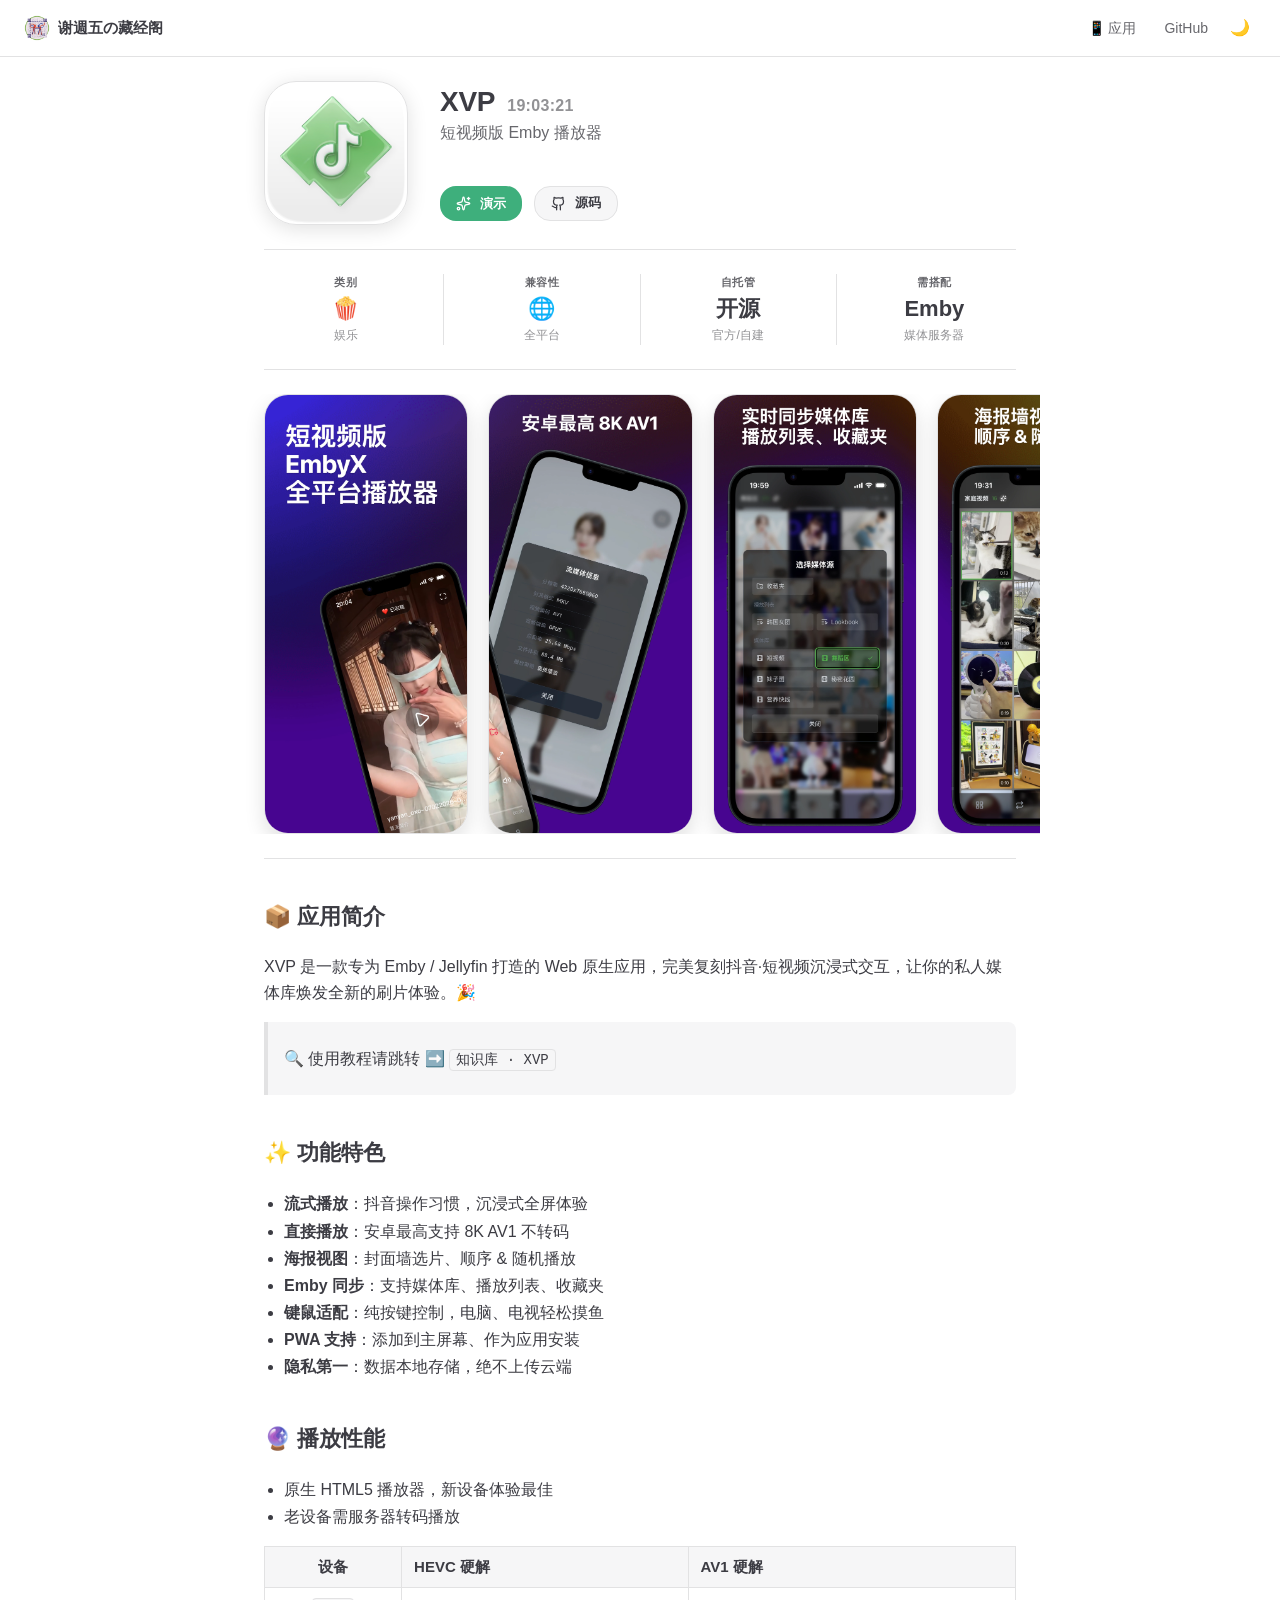
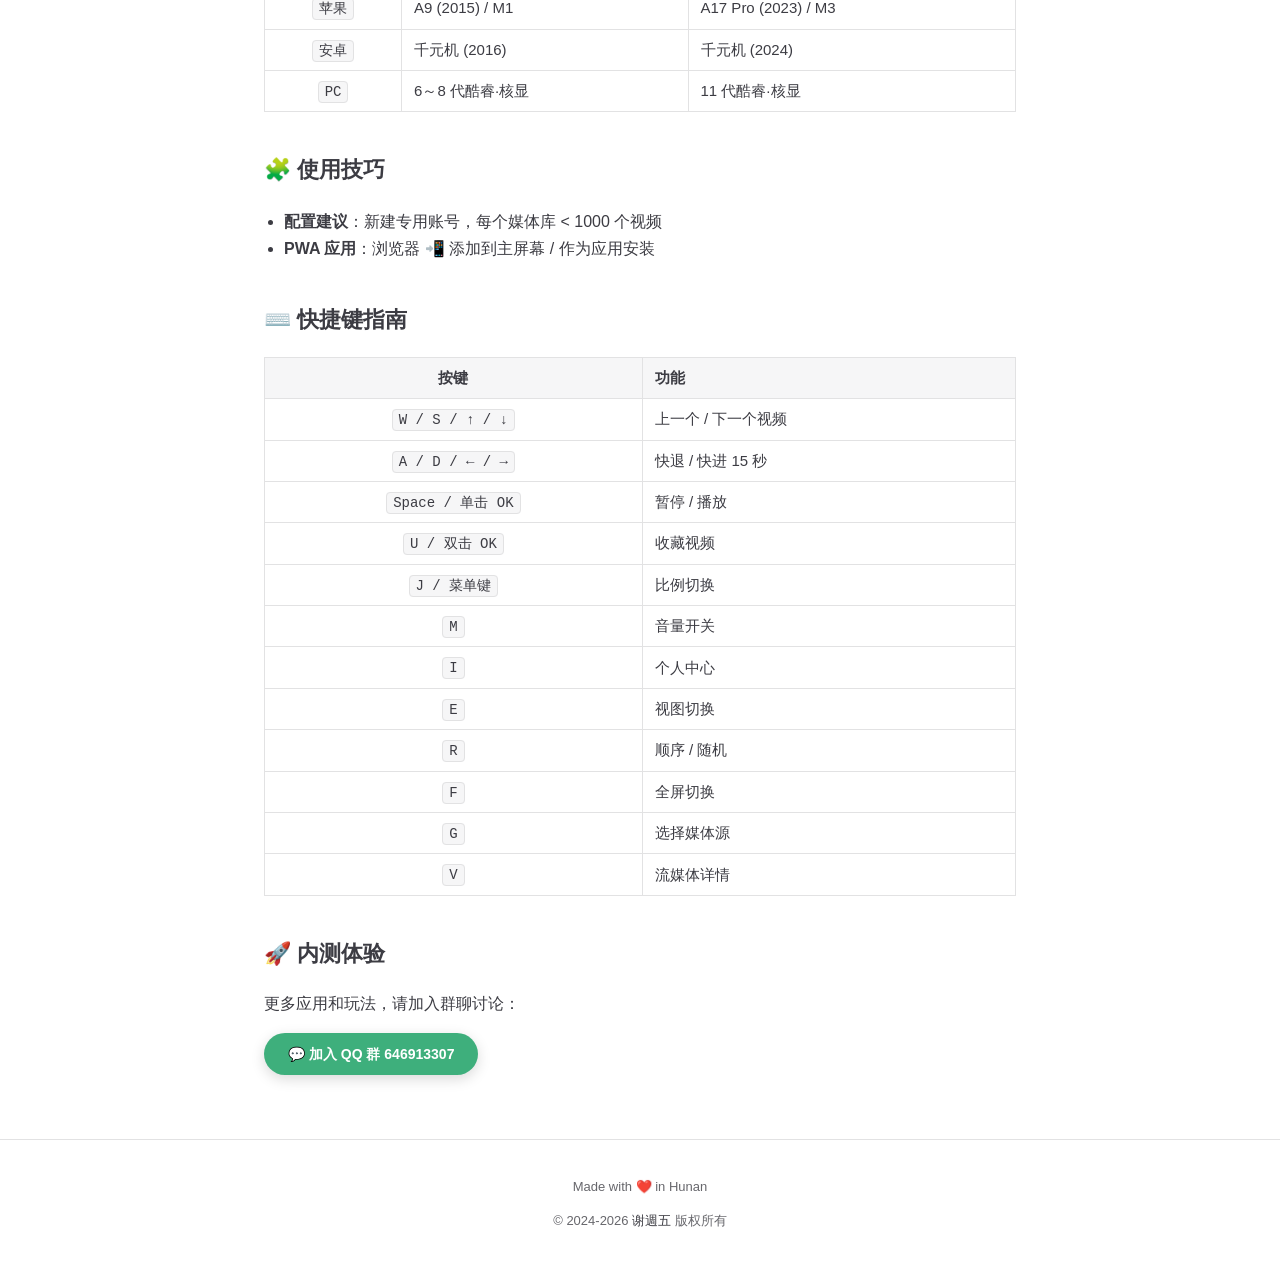
<file: XVPwww/index.html>
<!DOCTYPE html>
<html lang="zh-CN" dir="ltr">

<head>
    <meta charset="utf-8">
    <meta name="viewport" content="width=device-width,initial-scale=1">
    <title>XVP | 谢週五の藏经阁</title>
    <meta name="description" content="数字生活存档">
    <meta name="theme-color" content="#3eaf7c">
    <meta name="apple-mobile-web-app-capable" content="yes">
    <meta name="apple-mobile-web-app-status-bar-style" content="black">
    <link rel="icon" type="image/png" href="intro/icon.png">
    <link rel="apple-touch-icon" href="intro/icon.png">
    <script id="check-dark-mode">
        (() => {
            const e = localStorage.getItem("vitepress-theme-appearance") || "auto",
                a = window.matchMedia("(prefers-color-scheme: dark)").matches;
            (!e || e === "auto" ? a : e === "dark") && document.documentElement.classList.add("dark")
        })();
    </script>
    <style>
        :root {
            --vp-c-bg: #ffffff;
            --vp-c-bg-soft: #f6f6f7;
            --vp-c-bg-elv: #ffffff;
            --vp-c-bg-alt: #f6f6f7;
            --vp-c-divider: #e2e2e3;
            --vp-c-text-1: #3c3c43;
            --vp-c-text-2: #67676c;
            --vp-c-text-3: #929295;
            --vp-c-brand-1: #3eaf7c;
            --vp-c-brand-light: #48ce80;
            --vp-c-brand-dark: #0069d1;
            --vp-c-default-soft: #f6f6f7;
            --vp-font-family-base: -apple-system, BlinkMacSystemFont, "PingFang SC", "Helvetica Neue", Arial, sans-serif;
        }
        .dark {
            --vp-c-bg: #1b1b1f;
            --vp-c-bg-soft: #202127;
            --vp-c-bg-elv: #202127;
            --vp-c-bg-alt: #161618;
            --vp-c-divider: #2e2e32;
            --vp-c-text-1: #dfdfd6;
            --vp-c-text-2: #98989f;
            --vp-c-text-3: #6a6a71;
            --vp-c-brand-1: #3eaf7c;
            --vp-c-brand-light: #48ce80;
            --vp-c-default-soft: #202127;
        }
        * {
            box-sizing: border-box;
        }
        html {
            -webkit-text-size-adjust: 100%;
        }
        body {
            margin: 0;
            background-color: var(--vp-c-bg);
            color: var(--vp-c-text-1);
            font-family: var(--vp-font-family-base);
            line-height: 1.6;
            transition: background-color .25s, color .25s;
        }
        a {
            color: var(--vp-c-brand-1);
            text-decoration: none;
        }

        /* ═══ 顶部导航（精简版 5nav 风格） ═══ */
        .top-bar {
            position: sticky;
            top: 0;
            z-index: 30;
            background-color: var(--vp-c-bg);
            border-bottom: 1px solid var(--vp-c-divider);
            backdrop-filter: blur(8px);
            transition: background-color .25s, border-color .25s;
        }
        .top-bar-inner {
            max-width: 1440px;
            margin: 0 auto;
            padding: 0 24px;
            height: 56px;
            display: flex;
            align-items: center;
            gap: 20px;
        }
        .top-logo {
            display: flex;
            align-items: center;
            gap: 8px;
            font-weight: 700;
            font-size: 15px;
            color: var(--vp-c-text-1);
            white-space: nowrap;
        }
        .top-logo img {
            height: 26px;
            border-radius: 6px;
        }
        .top-menu {
            display: flex;
            align-items: center;
            gap: 4px;
            margin-left: auto;
        }
        .top-menu a {
            color: var(--vp-c-text-2);
            font-size: 14px;
            padding: 6px 12px;
            border-radius: 8px;
            transition: color .2s, background-color .2s;
        }
        .top-menu a:hover {
            color: var(--vp-c-brand-1);
            background-color: var(--vp-c-bg-soft);
        }
        .theme-btn {
            border: none;
            background: none;
            cursor: pointer;
            color: var(--vp-c-text-2);
            font-size: 16px;
            padding: 6px;
            border-radius: 8px;
        }
        .theme-btn:hover {
            background-color: var(--vp-c-bg-soft);
        }

        /* ═══ App 详情（照抄 5nav.eu.org/app/embyx 的 app-detail 组件） ═══ */
        .app-detail-container {
            max-width: 800px;
            margin: 0 auto;
            font-family: -apple-system, BlinkMacSystemFont, "SF Pro Text", "Helvetica Neue", Arial, sans-serif;
            padding: 0 24px 48px;
        }
        .app-header {
            display: flex;
            align-items: flex-start;
            margin-top: 24px;
        }
        .app-hero-icon {
            width: 144px;
            height: 144px;
            border-radius: 32px;
            box-shadow: 0 4px 20px #0000001f;
            margin-right: 32px;
            object-fit: cover;
            border: 1px solid var(--vp-c-divider);
            cursor: pointer;
            -webkit-user-select: none;
            user-select: none;
            transition: transform .15s ease, box-shadow .15s ease;
        }
        .app-hero-icon:active {
            transform: scale(.92);
        }
        .app-hero-icon.tapped {
            transform: scale(.88);
            box-shadow: 0 0 0 3px var(--vp-c-brand-1);
        }
        .app-hero-info {
            flex: 1;
            display: flex;
            flex-direction: column;
            justify-content: flex-start;
            min-height: 144px;
            padding-top: 4px;
        }
        .app-hero-title {
            font-size: 28px;
            font-weight: 700;
            line-height: 1.2;
            margin: 0 0 4px;
            color: var(--vp-c-text-1);
            letter-spacing: -.01em;
            border: none;
        }
        .app-hero-subtitle {
            font-size: 16px;
            font-weight: 500;
            color: var(--vp-c-text-2);
            margin: 0 0 4px;
            line-height: 1.3;
            border: none;
        }
        .app-actions {
            margin-top: auto;
            padding-bottom: 4px;
            display: flex;
            gap: 12px;
        }
        .app-get-btn {
            display: inline-flex;
            align-items: center;
            justify-content: center;
            gap: 5px;
            font-size: 13px;
            font-weight: 600;
            padding: 6px 16px;
            border-radius: 16px;
            text-decoration: none;
            transition: all .2s ease;
            white-space: nowrap;
            border: none;
            cursor: pointer;
        }
        .primary-btn {
            background-color: var(--vp-c-brand-1);
            color: #fff !important;
        }
        .primary-btn:hover {
            background-color: var(--vp-c-brand-light);
        }
        .secondary-btn {
            background-color: var(--vp-c-bg-soft);
            color: var(--vp-c-text-1) !important;
            border: 1px solid var(--vp-c-divider);
        }
        .secondary-btn:hover {
            background-color: var(--vp-c-default-soft);
        }
        .btn-icon {
            width: 15px;
            height: 15px;
            margin-right: 4px;
            flex-shrink: 0;
        }
        .app-divider {
            height: 1px;
            background-color: var(--vp-c-divider);
            margin: 24px 0;
            width: 100%;
        }
        /* 统计卡 */
        .app-stats-scroll {
            display: flex;
            justify-content: space-evenly;
            width: 100%;
            color: var(--vp-c-text-2);
            margin: 0 auto;
        }
        .app-stats-container {
            display: flex;
            align-items: flex-start;
            width: 100%;
        }
        .stat-item {
            display: flex;
            flex: 1;
            flex-direction: column;
            align-items: center;
            justify-content: center;
            border-right: 1px solid var(--vp-c-divider);
            padding: 0 16px;
        }
        .stat-item:last-child {
            border-right: none;
            padding-right: 0;
        }
        .stat-item:first-child {
            padding-left: 0;
        }
        .stat-top {
            font-size: 11px;
            font-weight: 600;
            color: var(--vp-c-text-2);
            text-transform: uppercase;
            letter-spacing: .5px;
            margin-bottom: 4px;
        }
        .stat-middle {
            font-size: 22px;
            font-weight: 700;
            color: var(--vp-c-text-1);
            line-height: 1.2;
            margin-bottom: 4px;
            white-space: nowrap;
        }
        .stat-bottom {
            font-size: 12px;
            font-weight: 500;
            color: var(--vp-c-text-3);
            white-space: nowrap;
        }
        /* 截图轮播 */
        .app-screenshots-wrapper {
            position: relative;
            margin: 0 -24px;
            display: flex;
            align-items: center;
        }
        .screenshots-scroll {
            width: 100%;
            overflow-x: auto;
            scrollbar-width: none;
            -webkit-overflow-scrolling: touch;
            scroll-snap-type: x mandatory;
            scroll-behavior: smooth;
            display: flex;
            gap: 20px;
            padding: 0 24px;
        }
        .screenshots-scroll::-webkit-scrollbar {
            display: none;
        }
        .screenshot-img {
            height: 440px !important;
            width: auto !important;
            max-width: none !important;
            border-radius: 24px;
            box-shadow: 0 8px 20px #0000001f;
            border: 1px solid var(--vp-c-divider);
            scroll-snap-align: center;
            flex-shrink: 0;
        }
        .screenshot-nav {
            position: absolute;
            top: 50%;
            transform: translateY(-50%);
            width: 40px;
            height: 40px;
            background-color: var(--vp-c-bg-elv);
            border: 1px solid var(--vp-c-divider);
            border-radius: 50%;
            display: flex;
            align-items: center;
            justify-content: center;
            cursor: pointer;
            z-index: 10;
            box-shadow: 0 4px 12px #0000001a;
            color: var(--vp-c-text-1);
            transition: all .2s ease;
            opacity: 0;
        }
        .app-screenshots-wrapper:hover .screenshot-nav {
            opacity: 1;
        }
        .screenshot-nav:hover {
            background-color: var(--vp-c-default-soft);
            transform: translateY(-50%) scale(1.05);
        }
        .screenshot-nav.prev {
            left: 32px;
        }
        .screenshot-nav.next {
            right: 32px;
        }
        .screenshot-nav svg {
            width: 20px;
            height: 20px;
        }
        /* 内容区 */
        .app-content-slot h2 {
            font-size: 22px;
            font-weight: 700;
            margin-top: 40px;
            margin-bottom: 20px;
            border: none;
            padding: 0;
            color: var(--vp-c-text-1);
        }
        .app-content-slot p {
            font-size: 16px;
            line-height: 1.6;
            color: var(--vp-c-text-1);
        }
        .app-content-slot ul {
            padding-left: 1.25em;
            font-size: 16px;
            line-height: 1.7;
        }
        .app-content-slot blockquote {
            margin: 16px 0;
            padding: 8px 16px;
            border-left: 4px solid var(--vp-c-divider);
            background-color: var(--vp-c-bg-soft);
            border-radius: 0 8px 8px 0;
        }
        .app-content-slot blockquote code {
            background: transparent;
        }
        .app-content-slot code {
            font-size: 14px;
            background-color: var(--vp-c-bg-soft);
            padding: 2px 6px;
            border-radius: 4px;
            border: 1px solid var(--vp-c-divider);
        }
        .app-content-slot table {
            border-collapse: collapse;
            width: 100%;
            margin: 16px 0;
            font-size: 15px;
        }
        .app-content-slot th,
        .app-content-slot td {
            border: 1px solid var(--vp-c-divider);
            padding: 8px 12px;
            text-align: left;
        }
        .app-content-slot th {
            background-color: var(--vp-c-bg-soft);
            font-weight: 600;
        }
        /* 页脚 */
        .vp-footer {
            border-top: 1px solid var(--vp-c-divider);
            padding: 24px 0 32px;
            text-align: center;
            color: var(--vp-c-text-2);
            font-size: 13px;
            background-color: var(--vp-c-bg);
        }
        .vp-footer a {
            color: var(--vp-c-text-1);
        }
        /* 密码浮层 */
        .pwd-overlay {
            position: fixed;
            inset: 0;
            background: rgba(0, 0, 0, .55);
            backdrop-filter: blur(4px);
            -webkit-backdrop-filter: blur(4px);
            z-index: 100;
            display: none;
            align-items: center;
            justify-content: center;
        }
        .pwd-overlay.show {
            display: flex;
        }
        .pwd-box {
            background: var(--vp-c-bg-elv);
            border: 1px solid var(--vp-c-divider);
            border-radius: 20px;
            padding: 28px 24px 24px;
            width: 300px;
            text-align: center;
            box-shadow: 0 20px 60px rgba(0, 0, 0, .3);
        }
        .pwd-title {
            font-size: 18px;
            font-weight: 700;
            color: var(--vp-c-text-1);
            margin-bottom: 4px;
        }
        .pwd-sub {
            font-size: 12px;
            color: var(--vp-c-text-3);
            margin-bottom: 20px;
        }
        .pwd-dots {
            display: flex;
            justify-content: center;
            gap: 14px;
            margin-bottom: 18px;
        }
        .pwd-dot {
            width: 14px;
            height: 14px;
            border-radius: 50%;
            border: 2px solid var(--vp-c-divider);
            background: transparent;
            transition: all .15s;
        }
        .pwd-dot.filled {
            background: var(--vp-c-brand-1);
            border-color: var(--vp-c-brand-1);
        }
        .pwd-msg {
            min-height: 18px;
            font-size: 13px;
            color: #e5484d;
            margin-bottom: 12px;
        }
        .pwd-keypad {
            display: grid;
            grid-template-columns: repeat(3, 1fr);
            gap: 10px;
        }
        .pwd-key {
            padding: 13px 0;
            border-radius: 12px;
            background: var(--vp-c-bg-soft);
            border: 1px solid var(--vp-c-divider);
            color: var(--vp-c-text-1);
            font-size: 18px;
            font-weight: 600;
            cursor: pointer;
            -webkit-user-select: none;
            user-select: none;
            transition: transform .1s, background-color .15s;
        }
        .pwd-key:active {
            transform: scale(.94);
            background-color: var(--vp-c-default-soft);
        }

        /* 5次点击提示 */
        .tap-hint {
            position: fixed;
            top: 80px;
            left: 50%;
            transform: translateX(-50%);
            background-color: var(--vp-c-bg-elv);
            border: 1px solid var(--vp-c-divider);
            box-shadow: 0 8px 24px #0000002e;
            color: var(--vp-c-text-1);
            font-size: 14px;
            font-weight: 500;
            padding: 8px 18px;
            border-radius: 999px;
            z-index: 99;
            opacity: 0;
            pointer-events: none;
            transition: opacity .25s ease;
            white-space: nowrap;
        }
        .tap-hint.show {
            opacity: 1;
        }
        @media (max-width: 640px) {
            .app-hero-icon {
                width: 96px;
                height: 96px;
                border-radius: 22px;
                margin-right: 20px;
            }
            .app-hero-title {
                font-size: 22px;
            }
            .app-hero-subtitle {
                font-size: 14px;
            }
            .app-hero-info {
                min-height: 96px;
            }
            .screenshot-img {
                width: 85vw !important;
                height: auto !important;
                max-width: none !important;
            }
            .app-detail-container {
                padding: 0 16px 40px;
            }
            .app-screenshots-wrapper {
                margin: 0 -16px;
            }
            .screenshots-scroll {
                padding: 0 16px;
            }
            .top-menu a.menu-hide {
                display: none;
            }
        }
    </style>
</head>

<body>
    <!-- 顶部导航 -->
    <header class="top-bar">
        <div class="top-bar-inner">
            <a class="top-logo" href="./">
                <img src="intro/logo.png" alt="logo" onerror="this.style.display='none'">
                <span>谢週五の藏经阁</span>
            </a>
            <nav class="top-menu">
                <a href="#" id="navAppBtn" class="menu-hide" style="cursor:pointer">📱 应用</a>
                <a href="https://github.com/juneix/EmbyX" target="_blank" rel="noopener noreferrer" class="menu-hide">GitHub</a>
                <button class="theme-btn" id="themeBtn" title="切换主题" aria-label="切换主题">🌙</button>
            </nav>
        </div>
    </header>

    <!-- 5次点击提示气泡 -->
    <div class="tap-hint" id="tapHint">再点 <span id="tapLeft">5</span> 次进入 XVP 播放器</div>

    <!-- 密码浮层 -->
    <div class="pwd-overlay" id="pwdOverlay">
        <div class="pwd-box">
            <div class="pwd-title">🔒 输入密码</div>
            <div class="pwd-dots">
                <span class="pwd-dot"></span><span class="pwd-dot"></span><span class="pwd-dot"></span><span class="pwd-dot"></span>
            </div>
            <div class="pwd-msg" id="pwdMsg"></div>
            <div class="pwd-keypad">
                <button class="pwd-key" data-k="1">1</button><button class="pwd-key" data-k="2">2</button><button class="pwd-key" data-k="3">3</button>
                <button class="pwd-key" data-k="4">4</button><button class="pwd-key" data-k="5">5</button><button class="pwd-key" data-k="6">6</button>
                <button class="pwd-key" data-k="7">7</button><button class="pwd-key" data-k="8">8</button><button class="pwd-key" data-k="9">9</button>
                <button class="pwd-key" data-k="c">✕</button><button class="pwd-key" data-k="0">0</button><button class="pwd-key" data-k="b">⌫</button>
            </div>
        </div>
    </div>

    <main class="app-detail-container">
        <div class="app-detail-container" style="padding:0">
            <div class="app-header">
                <img src="intro/icon.png" class="app-hero-icon" id="heroIcon" alt="XVP">
                <div class="app-hero-info">
                    <div class="app-hero-title" style="display:flex;align-items:baseline;gap:12px">XVP<span id="currentTime" style="font-size:16px;font-weight:600;color:var(--vp-c-text-3);letter-spacing:.02em;font-variant-numeric:tabular-nums">--:--</span></div>
                    <div class="app-hero-subtitle">短视频版 Emby 播放器</div>
                    <div class="app-actions">
                        <button class="app-get-btn primary-btn" id="demoBtn">
                            <svg xmlns="http://www.w3.org/2000/svg" width="16" height="16" viewBox="0 0 24 24" fill="none" stroke="currentColor" stroke-width="2" stroke-linecap="round" stroke-linejoin="round" class="btn-icon lucide lucide-sparkles">
                                <path d="M11.017 2.814a1 1 0 0 1 1.966 0l1.051 5.558a2 2 0 0 0 1.594 1.594l5.558 1.051a1 1 0 0 1 0 1.966l-5.558 1.051a2 2 0 0 0-1.594 1.594l-1.051 5.558a1 1 0 0 1-1.966 0l-1.051-5.558a2 2 0 0 0-1.594-1.594l-5.558-1.051a1 1 0 0 1 0-1.966l5.558-1.051a2 2 0 0 0 1.594-1.594z"></path>
                                <path d="M20 2v4"></path><path d="M22 4h-4"></path><circle cx="4" cy="20" r="2"></circle>
                            </svg> 演示
                        </button>
                        <a href="https://github.com/juneix/EmbyX" target="_blank" class="app-get-btn secondary-btn">
                            <svg xmlns="http://www.w3.org/2000/svg" width="16" height="16" viewBox="0 0 24 24" fill="none" stroke="currentColor" stroke-width="2" stroke-linecap="round" stroke-linejoin="round" class="btn-icon lucide lucide-github">
                                <path d="M15 22v-4a4.8 4.8 0 0 0-1-3.5c3 0 6-2 6-5.5.08-1.25-.27-2.48-1-3.5.28-1.15.28-2.35 0-3.5 0 0-1 0-3 1.5-2.64-.5-5.36-.5-8 0C6 2 5 2 5 2c-.3 1.15-.3 2.35 0 3.5A5.403 5.403 0 0 0 4 9c0 3.5 3 5.5 6 5.5-.39.49-.68 1.05-.85 1.65-.17.6-.22 1.23-.15 1.85v4"></path>
                                <path d="M9 18c-4.51 2-5-2-7-2"></path>
                            </svg> 源码
                        </a>
                    </div>
                </div>
            </div>
            <div class="app-divider"></div>

            <div class="app-stats-scroll">
                <div class="app-stats-container">
                    <div class="stat-item"><span class="stat-top">类别</span><span class="stat-middle">🍿</span><span class="stat-bottom">娱乐</span></div>
                    <div class="stat-item"><span class="stat-top">兼容性</span><span class="stat-middle">🌐</span><span class="stat-bottom">全平台</span></div>
                    <div class="stat-item"><span class="stat-top">自托管</span><span class="stat-middle">开源</span><span class="stat-bottom">官方/自建</span></div>
                    <div class="stat-item"><span class="stat-top">需搭配</span><span class="stat-middle">Emby</span><span class="stat-bottom">媒体服务器</span></div>
                </div>
            </div>
            <div class="app-divider"></div>

            <div class="app-screenshots-wrapper">
                <button class="screenshot-nav prev" id="shotPrev" aria-label="上一张">
                    <svg fill="currentColor" viewBox="0 0 24 24"><path d="M15.41 16.59L10.83 12l4.58-4.59L14 6l-6 6 6 6 1.41-1.41z"></path></svg>
                </button>
                <div class="screenshots-scroll" id="shotScroll">
                    <img src="intro/shot-1.webp" class="screenshot-img" alt="截图">
                    <img src="intro/shot-2.webp" class="screenshot-img" alt="截图">
                    <img src="intro/shot-3.webp" class="screenshot-img" alt="截图">
                    <img src="intro/shot-4.webp" class="screenshot-img" alt="截图">
                    <img src="intro/shot-5.webp" class="screenshot-img" alt="截图">
                </div>
                <button class="screenshot-nav next" id="shotNext" aria-label="下一张">
                    <svg fill="currentColor" viewBox="0 0 24 24"><path d="M8.59 16.59L13.17 12 8.59 7.41 10 6l6 6-6 6-1.41-1.41z"></path></svg>
                </button>
            </div>
            <div class="app-divider"></div>

            <div class="app-content-slot">
                <h2 id="应用简介">📦 应用简介</h2>
                <p>XVP 是一款专为 Emby / Jellyfin 打造的 Web 原生应用，完美复刻抖音·短视频沉浸式交互，让你的私人媒体库焕发全新的刷片体验。🎉</p>
                <blockquote><p>🔍 使用教程请跳转 ➡️ <code>知识库 · XVP</code></p></blockquote>

                <h2 id="功能特色">✨ 功能特色</h2>
                <ul>
                    <li><strong>流式播放</strong>：抖音操作习惯，沉浸式全屏体验</li>
                    <li><strong>直接播放</strong>：安卓最高支持 8K AV1 不转码</li>
                    <li><strong>海报视图</strong>：封面墙选片、顺序 &amp; 随机播放</li>
                    <li><strong>Emby 同步</strong>：支持媒体库、播放列表、收藏夹</li>
                    <li><strong>键鼠适配</strong>：纯按键控制，电脑、电视轻松摸鱼</li>
                    <li><strong>PWA 支持</strong>：添加到主屏幕、作为应用安装</li>
                    <li><strong>隐私第一</strong>：数据本地存储，绝不上传云端</li>
                </ul>

                <h2 id="播放性能">🔮 播放性能</h2>
                <ul>
                    <li>原生 HTML5 播放器，新设备体验最佳</li>
                    <li>老设备需服务器转码播放</li>
                </ul>
                <table>
                    <thead><tr><th style="text-align:center;">设备</th><th>HEVC 硬解</th><th>AV1 硬解</th></tr></thead>
                    <tbody>
                        <tr><td style="text-align:center;"><code>苹果</code></td><td>A9 (2015) / M1</td><td>A17 Pro (2023) / M3</td></tr>
                        <tr><td style="text-align:center;"><code>安卓</code></td><td>千元机 (2016)</td><td>千元机 (2024)</td></tr>
                        <tr><td style="text-align:center;"><code>PC</code></td><td>6～8 代酷睿·核显</td><td>11 代酷睿·核显</td></tr>
                    </tbody>
                </table>

                <h2 id="使用技巧">🧩 使用技巧</h2>
                <ul>
                    <li><strong>配置建议</strong>：新建专用账号，每个媒体库 &lt; 1000 个视频</li>
                    <li><strong>PWA 应用</strong>：浏览器 📲 添加到主屏幕 / 作为应用安装</li>
                </ul>

                <h2 id="快捷键指南">⌨️ 快捷键指南</h2>
                <table>
                    <thead><tr><th style="text-align:center;">按键</th><th>功能</th></tr></thead>
                    <tbody>
                        <tr><td style="text-align:center;"><code>W / S / ↑ / ↓</code></td><td>上一个 / 下一个视频</td></tr>
                        <tr><td style="text-align:center;"><code>A / D / ← / →</code></td><td>快退 / 快进 15 秒</td></tr>
                        <tr><td style="text-align:center;"><code>Space / 单击 OK</code></td><td>暂停 / 播放</td></tr>
                        <tr><td style="text-align:center;"><code>U / 双击 OK</code></td><td>收藏视频</td></tr>
                        <tr><td style="text-align:center;"><code>J / 菜单键</code></td><td>比例切换</td></tr>
                        <tr><td style="text-align:center;"><code>M</code></td><td>音量开关</td></tr>
                        <tr><td style="text-align:center;"><code>I</code></td><td>个人中心</td></tr>
                        <tr><td style="text-align:center;"><code>E</code></td><td>视图切换</td></tr>
                        <tr><td style="text-align:center;"><code>R</code></td><td>顺序 / 随机</td></tr>
                        <tr><td style="text-align:center;"><code>F</code></td><td>全屏切换</td></tr>
                        <tr><td style="text-align:center;"><code>G</code></td><td>选择媒体源</td></tr>
                        <tr><td style="text-align:center;"><code>V</code></td><td>流媒体详情</td></tr>
                    </tbody>
                </table>

                <h2 id="内测体验">🚀 内测体验</h2>
                <p>更多应用和玩法，请加入群聊讨论：</p>
                <p style="margin-top:12px"><a href="https://qm.qq.com/q/ZzOD5Qbhce" target="_blank" rel="noopener noreferrer" style="display:inline-flex;align-items:center;gap:8px;background-color:var(--vp-c-brand-1);color:#fff!important;font-size:14px;font-weight:600;padding:10px 24px;border-radius:999px;text-decoration:none;transition:all .2s ease;box-shadow:0 4px 14px rgba(0,0,0,.15)">💬 加入 QQ 群 646913307</a></p>
            </div>
        </div>
    </main>

    <footer class="vp-footer">
        <p>Made with ❤️ in Hunan</p>
        <p>© 2024-2026 <a href="https://juneix.github.io" target="_blank">谢週五</a> 版权所有</p>
    </footer>

    <script>
        // ═══════════════════════════════════════
        // 顶部当前时间（实时刷新）
        // ═══════════════════════════════════════
        (function () {
            var el = document.getElementById('currentTime');
            if (!el) return;
            function tick() {
                var d = new Date();
                var pad = function (n) { return n < 10 ? '0' + n : '' + n; };
                el.textContent = pad(d.getHours()) + ':' + pad(d.getMinutes()) + ':' + pad(d.getSeconds());
            }
            tick();
            setInterval(tick, 1000);
        })();

        // ═══════════════════════════════════════
        // 主题切换（与 5nav 一致，记住用户选择）
        // ═══════════════════════════════════════
        (function () {
            const btn = document.getElementById('themeBtn');
            function sync() {
                const dark = document.documentElement.classList.contains('dark');
                btn.textContent = dark ? '☀️' : '🌙';
            }
            sync();
            btn.addEventListener('click', function () {
                const dark = document.documentElement.classList.toggle('dark');
                localStorage.setItem('vitepress-theme-appearance', dark ? 'dark' : 'light');
                sync();
            });
        })();

        // ═══════════════════════════════════════
        // 截图轮播
        // ═══════════════════════════════════════
        (function () {
            const scroll = document.getElementById('shotScroll');
            const prev = document.getElementById('shotPrev');
            const next = document.getElementById('shotNext');
            prev.addEventListener('click', function () { scroll.scrollBy({ left: -420, behavior: 'smooth' }); });
            next.addEventListener('click', function () { scroll.scrollBy({ left: 420, behavior: 'smooth' }); });
        })();

        // ═══════════════════════════════════════
        // 点图标 5 次 → 输入时间密码 → 进入播放器
        // ═══════════════════════════════════════
        (function () {
            const NEED = 5;
            let count = 0;
            const icon = document.getElementById('heroIcon');
            const demoBtn = document.getElementById('demoBtn');
            const hint = document.getElementById('tapHint');
            const left = document.getElementById('tapLeft');
            let hintTimer = null;

            // ── 密码浮层 ──
            const overlay = document.getElementById('pwdOverlay');
            const dots = overlay.querySelectorAll('.pwd-dot');
            const msg = document.getElementById('pwdMsg');
            let pwd = '';

            // 标准时间密码：12 小时制 HHMM，如 07:05→0705, 13:05→0105
            function currentPwd() {
                const d = new Date();
                let h = d.getHours() % 12;
                if (h === 0) h = 12; // 12:xx → 1205
                const pad = function (n) { return n < 10 ? '0' + n : '' + n; };
                return pad(h) + pad(d.getMinutes());
            }

            function showHint(text) {
                hint.textContent = text;
                hint.classList.add('show');
                clearTimeout(hintTimer);
                hintTimer = setTimeout(function () { hint.classList.remove('show'); }, 1600);
            }

            function updateDots() {
                dots.forEach(function (d, i) {
                    d.classList.toggle('filled', i < pwd.length);
                });
            }

            function pwdFail() {
                msg.textContent = '密码错误，请重试';
                pwd = '';
                updateDots();
            }

            function openPwd() {
                pwd = '';
                msg.textContent = '';
                updateDots();
                overlay.classList.add('show');
            }

            function enter() {
                if (pwd.length < 4) return;
                // iOS 本地壳（file:// 协议）：本地验证时间密码后直接跳转
                if (location.protocol === 'file:') {
                    if (pwd === currentPwd()) {
                        location.href = './player.html';
                    } else {
                        pwdFail();
                    }
                    return;
                }
                // Web 端：调服务端验证，正确则返回 token，带 token 才能访问播放器页面
                fetch('./api/auth', {
                    method: 'POST',
                    headers: { 'Content-Type': 'application/json' },
                    body: JSON.stringify({ pwd: pwd })
                }).then(function (res) {
                    if (res.ok) {
                        return res.json().then(function (data) {
                            location.href = './player?token=' + encodeURIComponent(data.token);
                        });
                    }
                    pwdFail();
                }).catch(function () {
                    pwdFail();
                });
            }

            // 键盘输入 + 点击空白关闭
            overlay.addEventListener('click', function (e) {
                // 点击密码框外的空白区域 → 关闭密码框
                if (e.target === overlay) {
                    pwd = '';
                    updateDots();
                    overlay.classList.remove('show');
                    return;
                }
                const k = e.target.getAttribute && e.target.getAttribute('data-k');
                if (!k) return;
                if (k === 'c') {
                    pwd = '';
                    updateDots();
                } else if (k === 'b') {
                    pwd = pwd.slice(0, -1);
                    updateDots();
                } else {
                    if (pwd.length < 4) {
                        pwd += k;
                        updateDots();
                        if (pwd.length === 4) enter();
                    }
                }
            });

            // 实体键盘支持
            document.addEventListener('keydown', function (e) {
                if (!overlay.classList.contains('show')) return;
                if (e.key >= '0' && e.key <= '9') {
                    if (pwd.length < 4) { pwd += e.key; updateDots(); if (pwd.length === 4) enter(); }
                } else if (e.key === 'Backspace') {
                    pwd = pwd.slice(0, -1);
                    updateDots();
                } else if (e.key === 'Escape') {
                    pwd = '';
                    updateDots();
                    overlay.classList.remove('show');
                }
            });

            // ── 5 次点击计数 ──
            function tap() {
                count++;
                if (count >= NEED) {
                    openPwd();
                    return;
                }
                left.textContent = NEED - count;
                showHint('再点 ' + (NEED - count) + ' 次进入 XVP 播放器');
                icon.classList.add('tapped');
                setTimeout(function () { icon.classList.remove('tapped'); }, 200);
            }

            icon.addEventListener('click', tap);
            demoBtn.addEventListener('click', function (e) {
                e.preventDefault();
                tap();
            });
            // 顶部导航「应用」按钮：同样计入 5 次点击流程
            var navAppBtn = document.getElementById('navAppBtn');
            if (navAppBtn) {
                navAppBtn.addEventListener('click', function (e) {
                    e.preventDefault();
                    tap();
                });
            }
            // 键盘回车也算
            icon.addEventListener('keydown', function (e) { if (e.key === 'Enter') tap(); });
            icon.setAttribute('tabindex', '0');
            icon.setAttribute('role', 'button');
        })();
    </script>
</body>

</html>
</file>
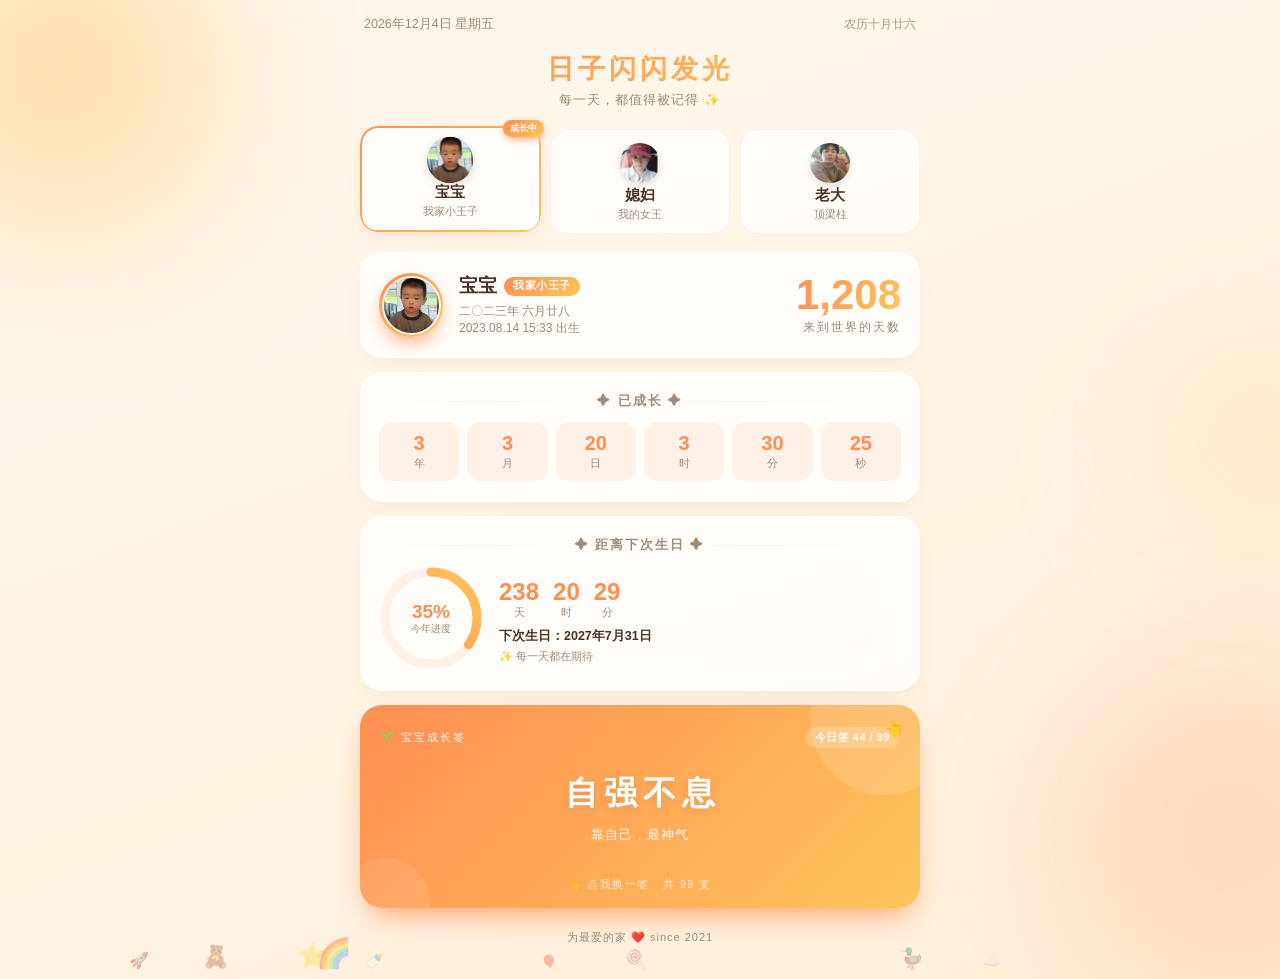
<file: Resources/sites/g/index.html>
<!DOCTYPE html>
<html lang="zh-CN">
<head>
<meta charset="UTF-8">
<meta name="viewport" content="width=device-width,initial-scale=1.0,maximum-scale=5.0,viewport-fit=cover">
<meta name="theme-color" content="#FFF8EF" id="metaTheme">
<title>日子闪闪发光</title>
<script src="lunar.js?v=3"></script>
<script src="data/idioms-baby.js?v=3"></script>
<script src="data/idioms-self.js?v=3"></script>
<script src="data/love-wife.js?v=3"></script>
<style>
*,*::before,*::after{margin:0;padding:0;box-sizing:border-box}
html{scroll-behavior:smooth;-webkit-text-size-adjust:100%}

/* ===== 主题变量 ===== */
body{
  --a1:#FF8E53;--a2:#FFC55C;--bgA:#FFF8EF;--bgB:#FFEFD9;
  --ink:#4A3222;--sub:#A08B78;--ring:#FFB055;--tint:rgba(255,142,83,.10);
  font-family:-apple-system,'PingFang SC','HarmonyOS Sans SC','Microsoft YaHei',sans-serif;
  color:var(--ink);min-height:100vh;background:linear-gradient(160deg,var(--bgA),var(--bgB));
  transition:background .7s ease;padding:0 16px calc(34px + env(safe-area-inset-bottom,0px));
  overflow-x:hidden;
}
body[data-theme="baby"]{--a1:#FF8E53;--a2:#FFC55C;--bgA:#FFF8EF;--bgB:#FFEFD9;--ink:#4A3222;--sub:#A08B78;--ring:#FFB055;--tint:rgba(255,142,83,.10)}
body[data-theme="wife"]{--a1:#FF6B9D;--a2:#FF9AB8;--bgA:#FFF5F8;--bgB:#FFE7EE;--ink:#4A2135;--sub:#B08496;--ring:#FF8EAC;--tint:rgba(255,107,157,.10)}
body[data-theme="self"]{--a1:#4F7CFF;--a2:#8E6CFF;--bgA:#F4F7FF;--bgB:#E9EEFF;--ink:#22304F;--sub:#8290B4;--ring:#6C8CFF;--tint:rgba(79,124,255,.10)}

.container{max-width:560px;margin:0 auto;position:relative;z-index:2}

/* ===== 背景装饰 ===== */
.glow{position:fixed;border-radius:50%;filter:blur(90px);opacity:.5;pointer-events:none;z-index:0;transition:background .7s ease}
.g1{width:300px;height:300px;top:-80px;left:-90px;background:var(--a2);animation:drift1 14s ease-in-out infinite alternate}
.g2{width:260px;height:260px;bottom:-60px;right:-80px;background:var(--a1);opacity:.34;animation:drift2 17s ease-in-out infinite alternate}
.g3{width:180px;height:180px;top:38%;right:-70px;background:var(--a2);opacity:.28;animation:drift1 20s ease-in-out infinite alternate-reverse}
@keyframes drift1{from{transform:translate(0,0) scale(1)}to{transform:translate(36px,28px) scale(1.12)}}
@keyframes drift2{from{transform:translate(0,0) scale(1)}to{transform:translate(-30px,-36px) scale(1.15)}}
.floater{position:fixed;bottom:-70px;pointer-events:none;z-index:0;opacity:.34;animation:rise linear infinite;will-change:transform,opacity}
@keyframes rise{to{transform:translateY(-112vh) rotate(24deg);opacity:0}}

/* ===== 顶栏 ===== */
.datebar{display:flex;align-items:center;justify-content:space-between;padding:16px 4px 0;font-size:12.5px;color:var(--sub)}
.datebar .lunar{font-size:12px;opacity:.85}
.header{text-align:center;margin:18px 0 20px;animation:fadeUp .6s ease both}
.header h1{font-size:27px;font-weight:800;letter-spacing:4px;
  background:linear-gradient(120deg,var(--a1),var(--a2));-webkit-background-clip:text;background-clip:text;-webkit-text-fill-color:transparent}
.header p{font-size:12.5px;color:var(--sub);margin-top:5px;letter-spacing:1px}

/* ===== 人物切换 ===== */
.pswitch{display:flex;gap:10px;margin-bottom:18px;animation:fadeUp .6s .08s ease both}
.pcard{flex:1;border:none;background:rgba(255,255,255,.72);backdrop-filter:blur(14px);-webkit-backdrop-filter:blur(14px);
  border-radius:18px;padding:13px 6px 11px;display:flex;flex-direction:column;align-items:center;gap:3px;
  border:1.5px solid rgba(0,0,0,.04);cursor:pointer;font-family:inherit;
  transition:transform .3s cubic-bezier(.34,1.56,.64,1),border-color .3s,box-shadow .3s;position:relative}
.pcard .p-face{width:40px;height:40px;border-radius:50%;overflow:hidden;flex-shrink:0;
  box-shadow:0 3px 10px -2px rgba(0,0,0,.18);transition:transform .3s cubic-bezier(.34,1.56,.64,1)}
.pcard .p-face img{width:100%;height:100%;object-fit:cover;display:block}
.pcard .p-name{font-size:14.5px;font-weight:700;color:var(--ink)}
.pcard .p-sub{font-size:10.5px;color:var(--sub)}
.pcard:active{transform:scale(.96)}
.pcard.on{border-color:transparent;transform:translateY(-3px);box-shadow:0 10px 24px -6px var(--tint),0 4px 14px rgba(0,0,0,.05)}
.pcard.on::before{content:'';position:absolute;inset:-1.5px;border-radius:18px;padding:1.5px;
  background:linear-gradient(135deg,var(--a1),var(--a2));
  -webkit-mask:linear-gradient(#fff 0 0) content-box,linear-gradient(#fff 0 0);-webkit-mask-composite:xor;mask-composite:exclude}
.pcard.on .p-face{transform:scale(1.16) rotate(-4deg)}
.pcard .p-badge{position:absolute;top:-7px;right:-5px;background:linear-gradient(135deg,var(--a1),var(--a2));color:#fff;
  font-size:9px;padding:2px 7px;border-radius:99px;font-weight:600;box-shadow:0 3px 8px -2px var(--a1);opacity:0;transform:scale(.5);transition:all .3s}
.pcard.on .p-badge{opacity:1;transform:scale(1)}

/* ===== 通用卡片 ===== */
.panel{background:rgba(255,255,255,.78);backdrop-filter:blur(18px);-webkit-backdrop-filter:blur(18px);
  border:1px solid rgba(255,255,255,.85);border-radius:22px;padding:20px 18px;
  box-shadow:0 8px 28px -10px rgba(0,0,0,.07);margin-bottom:14px;position:relative;overflow:hidden}
.card-anim{animation:fadeUp .55s ease both}
main[data-dir="1"] .card-anim,main[data-dir="-1"] .card-anim{animation-name:slideX}
main[data-dir="1"]{--sx:52px}
main[data-dir="-1"]{--sx:-52px}
@keyframes slideX{from{opacity:0;transform:translateX(var(--sx))}to{opacity:1;transform:translateX(0)}}
.panel:nth-of-type(1){animation-delay:.12s}
@keyframes fadeUp{from{opacity:0;transform:translateY(18px)}to{opacity:1;transform:translateY(0)}}
@keyframes popIn{from{opacity:0;transform:scale(.92)}to{opacity:1;transform:scale(1)}}

/* ===== Hero ===== */
.hero{display:flex;align-items:center;gap:16px}
.avatar{width:64px;height:64px;border-radius:50%;background:linear-gradient(135deg,var(--a1),var(--a2));
  padding:2.5px;flex-shrink:0;cursor:pointer;
  box-shadow:0 8px 20px -6px var(--a1);user-select:none;-webkit-user-select:none;transition:transform .2s}
.avatar img{width:100%;height:100%;object-fit:cover;border-radius:50%;display:block;border:2px solid rgba(255,255,255,.9)}
.avatar:active{transform:scale(.9)}
.avatar.bounce{animation:bounce .65s cubic-bezier(.28,1.6,.4,1)}
@keyframes bounce{0%{transform:scale(1)}30%{transform:scale(1.25) rotate(-10deg)}55%{transform:scale(.94) rotate(6deg)}100%{transform:scale(1)}}
.hero-info{flex:1;min-width:0}
.hero-name{font-size:19px;font-weight:800;display:flex;align-items:center;gap:7px}
.hero-tag{font-size:10.5px;color:#fff;background:linear-gradient(135deg,var(--a1),var(--a2));padding:2.5px 9px;border-radius:99px;font-weight:600;letter-spacing:.5px}
.hero-sub{font-size:12px;color:var(--sub);margin-top:4px}
.hero-days{text-align:right;flex-shrink:0}
.hero-days .num{font-size:42px;font-weight:800;line-height:1;
  background:linear-gradient(120deg,var(--a1),var(--a2));-webkit-background-clip:text;background-clip:text;-webkit-text-fill-color:transparent}
.hero-days .unit{font-size:12px;color:var(--sub);margin-top:3px;letter-spacing:2px}

/* ===== 成长时长 ===== */
.sec-t{font-size:12.5px;color:var(--sub);font-weight:600;letter-spacing:2px;display:flex;align-items:center;gap:8px;margin:0 2px 12px}
.sec-t::before,.sec-t::after{content:'';height:1px;flex:1;background:linear-gradient(90deg,transparent,var(--tint),transparent);border:none}
.sec-t::after{background:linear-gradient(90deg,var(--tint),transparent)}
.stats{display:grid;grid-template-columns:repeat(6,1fr);gap:8px}
.stat{background:var(--tint);border-radius:14px;padding:10px 2px;text-align:center;perspective:220px}
.stat .n{font-size:20px;font-weight:800;color:var(--a1);display:inline-block;
  transition:transform .11s ease-in,opacity .11s ease-in;backface-visibility:hidden;-webkit-backface-visibility:hidden}
.stat .n.tick{transform:rotateX(86deg) translateY(-2px);opacity:.12}
.stat .u{font-size:10.5px;color:var(--sub);margin-top:2px}

/* ===== 生日倒计时 ===== */
.bd{display:flex;align-items:center;gap:16px}
.ringwrap{position:relative;width:104px;height:104px;flex-shrink:0}
.ringwrap svg{transform:rotate(-90deg)}
.ring-bg{fill:none;stroke:var(--tint);stroke-width:9}
.ring-fg{fill:none;stroke:url(#ringGrad);stroke-width:9;stroke-linecap:round;transition:stroke-dashoffset 1.4s cubic-bezier(.3,.7,.3,1)}
.ring-mid{position:absolute;inset:0;display:flex;flex-direction:column;align-items:center;justify-content:center}
.ring-mid .pct{font-size:19px;font-weight:800;color:var(--a1)}
.ring-mid .pl{font-size:9.5px;color:var(--sub)}
.bd-info{flex:1;min-width:0}
.bd-nums{display:flex;gap:14px;margin:6px 0 8px}
.bd-nums .bn{text-align:center}
.bd-nums .bn .n{font-size:24px;font-weight:800;color:var(--a1)}
.bd-nums .bn .u{font-size:10.5px;color:var(--sub)}
.bd-date{font-size:12.5px;color:var(--ink);font-weight:600}
.bd-tip{font-size:11px;color:var(--sub);margin-top:4px}

/* ===== 签卡（成语/爱语）===== */
.qcard{background:linear-gradient(135deg,var(--a1),var(--a2));border-radius:22px;padding:22px 20px 16px;margin-bottom:14px;
  color:#fff;box-shadow:0 14px 30px -12px var(--a1);position:relative;overflow:hidden;cursor:pointer;user-select:none;-webkit-user-select:none;
  transition:transform .25s}
.qcard:active{transform:scale(.975)}
.qcard::before{content:'';position:absolute;width:150px;height:150px;border-radius:50%;background:rgba(255,255,255,.14);top:-60px;right:-40px}
.qcard::after{content:'';position:absolute;width:90px;height:90px;border-radius:50%;background:rgba(255,255,255,.10);bottom:-40px;left:-20px}
.q-top{display:flex;justify-content:space-between;align-items:center;font-size:11px;letter-spacing:2px;opacity:.92;position:relative;z-index:1}
.q-no{background:rgba(255,255,255,.22);padding:3px 10px;border-radius:99px;font-weight:600;letter-spacing:.5px}
.q-body{min-height:118px;display:flex;flex-direction:column;align-items:center;justify-content:center;text-align:center;position:relative;z-index:1;
  transition:transform .24s ease,opacity .24s ease}
.q-word{font-size:33px;font-weight:800;letter-spacing:6px;text-indent:6px;text-shadow:0 2px 10px rgba(0,0,0,.10)}
.q-sub{font-size:13px;margin-top:10px;opacity:.94;letter-spacing:1px}
.q-foot{text-align:center;font-size:10.5px;opacity:.75;letter-spacing:1.5px;margin-top:12px;position:relative;z-index:1}
.qcard.flipping .q-body{transform:rotateY(90deg) scale(.9);opacity:0}
.q-hint{position:absolute;top:14px;right:16px;font-size:16px;animation:tap 1.8s ease infinite;z-index:1;opacity:.9}
@keyframes tap{0%,100%{transform:translateY(0)}50%{transform:translateY(-4px)}}

/* ===== 结婚纪念日 ===== */
.wed-grid{display:grid;grid-template-columns:1fr 1fr;gap:8px;margin-bottom:12px}
.wed-item{background:var(--tint);border-radius:13px;padding:9px 6px;text-align:center}
.wed-item .l{font-size:10.5px;color:var(--sub)}
.wed-item .v{font-size:13.5px;font-weight:700;color:var(--a1);margin-top:2px}
.wed-count{display:flex;justify-content:center;gap:13px;background:var(--tint);border-radius:14px;padding:11px 4px;margin-bottom:8px}
.wed-count .c{text-align:center}
.wed-count .c .n{font-size:21px;font-weight:800;color:var(--a1)}
.wed-count .c .u{font-size:10px;color:var(--sub)}
.wed-next{text-align:center;font-size:11.5px;color:var(--sub)}

/* ===== 页脚 ===== */
.footer{text-align:center;font-size:11px;color:var(--sub);margin-top:22px;letter-spacing:1px;animation:fadeUp .6s .3s ease both}
.footer .beat{display:inline-block;animation:beat 1.4s ease infinite}
@keyframes beat{0%,100%{transform:scale(1)}12%{transform:scale(1.25)}24%{transform:scale(1)}36%{transform:scale(1.2)}}

/* ===== 爱心粒子 ===== */
.heart-pop{position:fixed;pointer-events:none;z-index:99;font-size:19px;transform:translate(-50%,-50%);
  animation:heartPop .9s cubic-bezier(.2,.6,.4,1) forwards}
@keyframes heartPop{0%{opacity:1;transform:translate(-50%,-50%) scale(.5)}
  100%{opacity:0;transform:translate(calc(-50% + var(--dx)),calc(-50% + var(--dy))) scale(1.35) rotate(var(--rot))}}

@media(max-width:390px){
  .stats{gap:5px}.stat .n{font-size:16px}.stat{border-radius:11px;padding:8px 1px}
  .hero-days .num{font-size:36px}
  .q-word{font-size:29px}
}
</style>
</head>
<body data-theme="baby">
<div class="glow g1"></div><div class="glow g2"></div><div class="glow g3"></div>
<div class="container">
  <div class="datebar">
    <span id="todaySolar">—</span>
    <span class="lunar" id="todayLunar">—</span>
  </div>
  <div class="header">
    <h1>日子闪闪发光</h1>
    <p>每一天，都值得被记得 ✨</p>
  </div>
  <div class="pswitch" id="pswitch">
    <button class="pcard on" data-key="baby" id="pc-baby">
      <span class="p-badge">成长中</span>
      <span class="p-face"><img src="data/avatar-baby.jpg?v=2" alt="宝宝"></span><span class="p-name">宝宝</span><span class="p-sub">我家小王子</span>
    </button>
    <button class="pcard" data-key="wife" id="pc-wife">
      <span class="p-badge">最爱的她</span>
      <span class="p-face"><img src="data/avatar-wife.jpg?v=3" alt="媳妇"></span><span class="p-name">媳妇</span><span class="p-sub">我的女王</span>
    </button>
    <button class="pcard" data-key="self" id="pc-self">
      <span class="p-badge">奋斗中</span>
      <span class="p-face"><img src="data/avatar-self.jpg?v=2" alt="老大"></span><span class="p-name">老大</span><span class="p-sub">顶梁柱</span>
    </button>
  </div>
  <main id="main"></main>
  <div class="footer">为最爱的家 <span class="beat">❤️</span> since 2021</div>
</div>
<script src="app.js?v=3"></script>
</body>
</html>
</file>
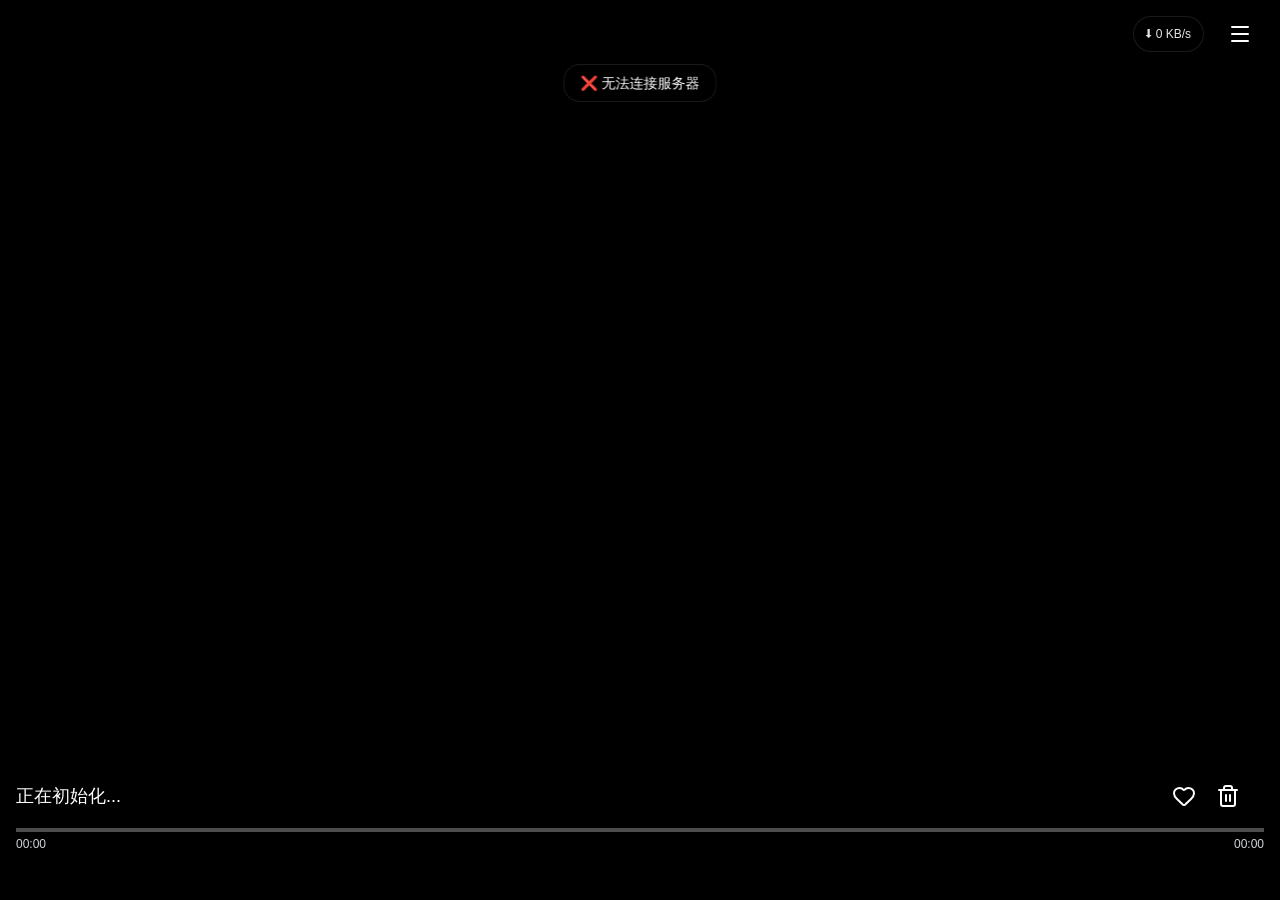
<file: XVPwww/player.html>
<!--
  XVP - 短视频风格播放器
  © 2026 谢週五 (https://juneix.github.io)
  著作权所有·设计与开发
-->
<!DOCTYPE html>
<html lang="zh-CN">

<head>
    <meta charset="UTF-8">
    <meta name="viewport"
        content="width=device-width, initial-scale=1.0, maximum-scale=1.0, user-scalable=no, viewport-fit=cover">
    <meta name="apple-mobile-web-app-capable" content="yes">
    <meta name="mobile-web-app-capable" content="yes">
    <meta name="apple-mobile-web-app-status-bar-style" content="black-translucent">
    <meta name="theme-color" content="#000000">
    <meta name="referrer" content="no-referrer">

    <link rel="manifest" href="manifest.json">

    <link rel="icon" type="image/png" href="icon.png">
    <link rel="apple-touch-icon" href="icon.png">

    <title>XVP</title>
    <!-- 本地优先：局域网内秒开，不依赖外网 CDN -->
    <script src="lib/tailwind.min.js" data-cfasync="false"></script>
    <script src="lib/lucide.min.js"></script>
    <script src="lib/hls.min.js" data-cfasync="false"></script>
    <script src="lib/mpegts.min.js"></script>
    <script data-cfasync="false">
        tailwind.config = {
            theme: {
                extend: {
                    colors: {
                        primary: '#52B54B', // Emby绿
                        secondary: '#EE3152' // 抖音红
                    },
                    fontFamily: {
                        sans: ['PingFang SC', 'Helvetica Neue', 'Arial', 'sans-serif']
                    }
                }
            }
        }
    </script>
    <style type="text/tailwindcss">
        @layer utilities {
            /* 视频全屏样式 - 移除硬编码的 object-cover 给 JS 控制 */
            .video-fullscreen {
                @apply w-full h-full absolute inset-0 z-10;
            }
            
            /* 滑动容器 */
            .slide-container {

                @apply relative w-screen overflow-hidden bg-black;
                height: 100dvh;
            }
            @media (display-mode: standalone) {
                .slide-container {
                    height: 100vh;
                }
            }
            
            /* 单个视频卡片 */
            .slide-item {
                @apply absolute top-0 left-0 w-full h-full z-10 overflow-hidden;
            }
            
            /* 播放/暂停按钮动画 */

            .play-pause-btn {
                @apply absolute top-1/2 left-1/2 w-16 h-16 rounded-full flex items-center justify-center z-20 opacity-0 pointer-events-none transition-all duration-200 ease-out bg-black/30;
                transform: translate(-50%, -50%) scale(1.5);
            }
            .play-pause-btn.paused {
                @apply opacity-100;
                transform: translate(-50%, -50%) scale(1.5);
            }
            .play-pause-btn i {
                @apply text-2xl text-white;
            }

            /* V2 沉浸式清屏：保留标题与右侧操作列，隐藏进度条/顶部按钮等装饰 */
            .interface-hidden #bottomScrim,
            .interface-hidden #deleteBtn,
            .interface-hidden #progressBarContainer,
            .interface-hidden .time-row {
                @apply opacity-0 pointer-events-none transition-opacity duration-300;
            }

            /* V2 流播放沉浸：底部导航已移除，简介固定贴底 */
            .stream-playing .bottom-info {
                bottom: 0.75rem;
                transition: bottom 0.3s ease-out;
            }

            /* 格子视图下的特殊“清屏”：保留底部栏，隐藏播放器相关 UI */
            .grid-active .bottom-info,
            .grid-active .right-toolbar,
            .grid-active #deleteBtn {
                @apply opacity-0 pointer-events-none transition-opacity duration-300;
            }
            
            /* 遥控器与键盘焦点高亮 */
            .focusable-item:focus {
                @apply outline-none ring-2 ring-primary ring-offset-2 ring-offset-black z-20;
            }

            /* “我的”页面层级过渡 */
            .profile-layer {
                @apply fixed top-0 left-0 w-full h-full z-[60] translate-y-full transition-transform duration-300 ease-in-out;
            }
            .profile-layer.active {
                @apply translate-y-0;
            }
            #videoTitle, #videoDescription {
                text-shadow: 0 1px 2px rgba(0, 0, 0, 0.8), 0 0 1px rgba(0, 0, 0, 0.5) !important;
            }
            #videoDescriptionScroll::-webkit-scrollbar {
                width: 4px;
            }
            #videoDescriptionScroll::-webkit-scrollbar-track {
                background: transparent;
            }
            #videoDescriptionScroll::-webkit-scrollbar-thumb {
                background: rgba(255, 255, 255, 0.25);
                border-radius: 9999px;
            }
            #videoDescriptionScroll {
                scrollbar-gutter: stable;
            }

            /* 进度条 */
            .progress-line {
                @apply h-full bg-white transition-[width] duration-[250ms] ease-linear;
            }

            /* MD3 & Liquid Glass: 底部导航反馈 */
            .nav-btn {
                @apply relative flex flex-col items-center justify-center w-1/4 h-full cursor-pointer transition-colors duration-300 z-10;
                -webkit-tap-highlight-color: transparent;
            }
            .nav-btn::before {
                content: '';
                @apply absolute top-1/2 left-1/2 w-[3.5rem] h-8 rounded-full bg-primary/30 opacity-0 pointer-events-none transition-all duration-500 ease-out z-[-1];
                transform: translate(-50%, -50%) scale(0.5);
                backdrop-filter: blur(8px);
            }
            .nav-btn.nav-clicked::before {
                @apply opacity-100;
                transform: translate(-50%, -50%) scale(1);
            }
            .nav-btn.nav-clicked {
                color: theme('colors.primary') !important;
            }
            .nav-btn.nav-clicked svg {
                filter: drop-shadow(0 0 6px rgba(82, 181, 75, 0.6));
            }

            /* 左上角下拉菜单项 */
            .menu-item {
                @apply flex items-center gap-3 px-4 py-3.5 text-sm text-gray-200 cursor-pointer transition-colors duration-200;
                -webkit-tap-highlight-color: transparent;
            }
            .menu-item:hover {
                @apply bg-white/10;
            }
            .menu-item:active {
                @apply bg-white/20;
            }
            .menu-item i {
                @apply stroke-current w-5 h-5;
            }

            /* 彻底隐藏部分安卓 WebView/浏览器自带的巨大播放按钮 */
            video::-webkit-media-controls-start-playback-button {
                display: none !important;
                -webkit-appearance: none;
            }
            video::-webkit-media-controls {
                display: none !important;
            }
        }

        @keyframes heart-burst {
            0% { transform: scale(0) rotate(var(--rot)); opacity: 0; }
            40% { transform: scale(1.3) rotate(var(--rot)); opacity: 1; }
            70% { transform: scale(1) rotate(var(--rot)); opacity: 1; }
            100% { transform: scale(1) rotate(var(--rot)) translateY(-100px); opacity: 0; }
        }
        .heart-anim {
            animation: heart-burst 0.6s ease-out forwards;
            will-change: transform, opacity;
        }
    </style>
</head>

<body class="bg-black text-white overflow-hidden font-sans select-none overscroll-none">
    <div id="app" class="slide-container">

        <div id="videoContainer" class="relative w-full h-full">
        </div>

        <div id="clickToPlayOverlay"
            class="absolute inset-0 z-50 flex items-center justify-center bg-black/40 cursor-pointer"
            style="display:none;">
            <div class="text-center">
                <div class="w-20 h-20 bg-black/50 rounded-full flex items-center justify-center animate-pulse mx-auto">
                    <i data-lucide="play" class="text-white text-3xl"></i>
                </div>
                <p class="text-white text-lg mt-4 font-medium">点击开始播放</p>
            </div>
        </div>

        <!-- 右上角：实时网速 + 菜单按钮 -->
        <div class="absolute top-[calc(10px+env(safe-area-inset-top))] right-4 z-40 flex items-center space-x-3">
            <div id="netSpeed"
                class="h-9 px-3 flex items-center justify-center bg-black/30 backdrop-blur-md rounded-full text-xs font-medium text-white/90 border border-white/10 whitespace-nowrap select-none"
                title="实时下载速度">⬇ 0 KB/s</div>
            <div class="flex flex-col items-center cursor-pointer active:scale-90 transition-transform" id="menuBtn">
                <div class="w-12 h-12 flex items-center justify-center bg-black/30 rounded-full">
                    <i data-lucide="menu" class="stroke-white w-6 h-6 drop-shadow-md"></i>
                </div>
            </div>
        </div>

        <!-- 右上角下拉菜单 -->
        <div id="topMenu"
            class="absolute top-[calc(64px+env(safe-area-inset-top))] right-4 z-40 w-48 bg-black/75 backdrop-blur-md border border-white/10 rounded-2xl overflow-hidden shadow-2xl hidden">
            <div id="viewModeBtn" class="menu-item">
                <i data-lucide="gallery-vertical" class="stroke-current w-5 h-5"></i>
                <span>视图模式</span>
            </div>
            <div id="playModeBtn" class="menu-item">
                <i data-lucide="repeat" class="stroke-current w-5 h-5"></i>
                <span>播放模式</span>
            </div>
            <div id="libraryBtn" class="menu-item">
                <i data-lucide="folder-open" class="stroke-current w-5 h-5"></i>
                <span>媒体库</span>
            </div>
            <div id="myBtn" class="menu-item">
                <i data-lucide="user-round" class="stroke-current w-5 h-5"></i>
                <span>个人中心</span>
            </div>
            <div id="aboutBtn" class="menu-item">
                <i data-lucide="info" class="stroke-current w-5 h-5"></i>
                <span>关于 XVP</span>
            </div>
        </div>

        <!-- 收藏按钮已移到标题行最右侧 -->


        <!-- 删除按钮已移到标题行爱心右侧 -->

        <div id="mediaInfoModal"
            class="fixed inset-0 z-50 flex items-center justify-center bg-black/20 hidden backdrop-blur-sm transition-opacity duration-300">
            <div
                class="bg-black/50 rounded-2xl p-6 w-[85%] max-w-sm max-h-[80vh] overflow-y-auto border border-gray-700/50 shadow-2xl backdrop-blur-sm">
                <h3 class="text-white text-lg font-bold mb-4 text-center">
                    流媒体信息
                </h3>
                <div id="mediaInfoContent" class="text-sm text-gray-300">
                    <div class="flex justify-center py-4"><i data-lucide="loader-2"
                            class="w-6 h-6 animate-spin text-gray-500"></i></div>
                </div>
                <button id="closeMediaInfoBtn"
                    class="w-full mt-6 bg-gray-800/80 border border-gray-700/50 text-gray-200 py-2.5 rounded-lg font-medium hover:bg-gray-700 active:scale-95 transition-all">关闭</button>
            </div>
        </div>

        <div id="syncConfirmModal"
            class="fixed inset-0 z-[60] flex items-center justify-center bg-black/20 hidden backdrop-blur-sm transition-opacity duration-300">
            <div
                class="bg-black/50 rounded-2xl p-6 w-[85%] max-w-sm border border-gray-700/50 shadow-2xl backdrop-blur-sm text-center">
                <div
                    class="w-14 h-14 bg-primary/10 rounded-full flex items-center justify-center mx-auto mb-4 border border-primary/20">
                    <i data-lucide="refresh-cw" class="stroke-primary w-6 h-6"></i>
                </div>
                <h3 class="text-xl font-bold text-white mb-2">同步进度</h3>
                <p id="syncFileName" class="text-gray-400 text-sm mb-6 leading-relaxed"></p>
                <div class="flex space-x-3">
                    <button id="cancelSyncBtn"
                        class="flex-1 px-4 py-2.5 rounded-xl bg-gray-800 text-gray-300 font-medium active:scale-95 transition-all">忽略</button>
                    <button id="confirmSyncBtn"
                        class="flex-1 px-4 py-2.5 rounded-xl bg-primary text-white font-medium active:scale-95 transition-all">同步</button>
                </div>
            </div>
        </div>

        <div id="deleteConfirmModal"
            class="fixed inset-0 z-[60] flex items-center justify-center bg-black/20 hidden backdrop-blur-sm transition-opacity duration-300">
            <div
                class="bg-black/50 rounded-2xl p-6 w-[85%] max-w-sm border border-gray-700/50 shadow-2xl backdrop-blur-sm text-center">
                <div
                    class="w-14 h-14 bg-secondary/10 rounded-full flex items-center justify-center mx-auto mb-4 border border-secondary/20">
                    <i data-lucide="trash-2" class="text-secondary w-7 h-7"></i>
                </div>
                <h3 class="text-white text-lg font-bold mb-2">删除媒体</h3>
                <p class="text-secondary text-xs font-semibold px-4 mb-4 leading-relaxed">⚠️ 警告：将从 Emby 永久删除源文件！</p>
                <div class="bg-gray-800/40 rounded-lg p-3 mb-6 border border-gray-700/30">
                    <p id="deleteFileName" class="text-gray-300 text-xs break-all opacity-80"></p>
                </div>
                <div class="flex space-x-3">
                    <button id="cancelDeleteBtn"
                        class="flex-1 bg-gray-800/80 border border-gray-700/50 text-gray-300 py-2.5 rounded-lg font-medium active:scale-95 transition-all">😍女菩萨留步</button>
                    <button id="confirmDeleteBtn"
                        class="flex-1 bg-secondary text-white py-2.5 rounded-lg font-bold active:opacity-90 shadow-lg shadow-secondary/20 transition-all">🚬妖孽走开</button>
                </div>
            </div>
        </div>

        <!-- 底部渐变黑影遮罩 (Scrim) -->
        <div class="absolute bottom-0 left-0 right-0 h-[280px] bg-gradient-to-t from-black/60 via-black/20 to-transparent z-10 pointer-events-none transition-opacity duration-300" id="bottomScrim"></div>

        <div
            class="bottom-info absolute bottom-12 left-4 right-4 z-20 transition-opacity duration-300 pointer-events-none">
            <div id="metaInfoContainer" class="mb-3 w-full pr-4 pointer-events-auto transition-all duration-300">
                <div class="flex items-center justify-between gap-2">
                    <h3 id="videoTitle" class="text-white text-lg font-medium mb-0 drop-shadow-md truncate pointer-events-auto cursor-pointer hover:underline inline-block max-w-full flex-1">正在初始化...</h3>
                    <div class="flex items-center gap-1 flex-shrink-0">
                        <div class="flex flex-col items-center cursor-pointer active:scale-90 transition-transform"
                            id="favoriteBtn">
                            <div class="w-10 h-10 flex items-center justify-center">
                                <i data-lucide="heart" class="stroke-white w-6 h-6 drop-shadow-md"></i>
                            </div>
                        </div>
                        <div class="flex flex-col items-center cursor-pointer active:scale-90 transition-transform"
                            id="deleteBtn">
                            <div class="w-10 h-10 flex items-center justify-center">
                                <i data-lucide="trash-2" class="stroke-white w-6 h-6 drop-shadow-md"></i>
                            </div>
                        </div>
                    </div>
                </div>
            </div>

            <div class="relative h-1 bg-white/30 cursor-pointer pointer-events-auto mb-1" id="progressBarContainer">
                <div id="progressLine" class="progress-line w-0"></div>
            </div>

            <div class="flex justify-between text-xs text-gray-300 drop-shadow">
                <span id="currentTime">00:00</span>
                <span id="totalTime">00:00</span>
            </div>
        </div>

        <!-- 底部导航已移除，功能全部并入左上角菜单 -->


        <div id="profilePage" class="profile-layer text-white">
            <div
                class="absolute top-[calc(3.5rem+env(safe-area-inset-top))] bottom-0 left-0 w-full bg-black/50 backdrop-blur-sm pointer-events-none -z-10">
            </div>

            <div
                class="absolute top-0 left-0 w-full h-[calc(3.5rem+env(safe-area-inset-top))] border-b border-gray-700/50 bg-black/50 backdrop-blur-sm z-10 pt-[env(safe-area-inset-top)]">
                <div class="flex items-center justify-center h-14 px-4 relative">
                    <span class="font-bold text-lg">个人中心</span>
                    <!-- 右上角向下箭头，已将原来的 right-4 改为了 right-5 稍微左移。如感到偏右可改 right-5.5 / right-6 寻找舒适点 -->
                    <button id="closeProfileBtn"
                        class="absolute text-gray-400 right-5 w-10 h-10 flex items-center justify-center active:text-gray-300 focusable-item rounded-full">
                        <i data-lucide="chevron-down" class="w-6 h-6"></i>
                    </button>
                </div>
            </div>

            <div class="absolute inset-0 overflow-y-auto overflow-x-hidden z-0">
                <div class="pt-[calc(3.5rem+env(safe-area-inset-top))] p-4 pb-[calc(1rem+env(safe-area-inset-bottom))]">
                    <div class="mb-5 mt-5">

                        <h2 class="text-primary font-bold text-sm mb-5 flex items-center">
                            <i data-lucide="server" class="w-4 h-4 mr-2"></i>服务器配置
                        </h2>
                        <div class="space-y-4 bg-gray-800/40 p-4 rounded-lg border border-gray-700/50">
                            <div>
                                <label class="text-gray-400 text-xs block mb-1.5">IP 或域名</label>
                                <input type="text" id="configServer" placeholder="支持 Emby / Jellyfin / 飞牛影视"
                                    class="w-full h-11 bg-gray-900 text-white text-sm rounded px-3 outline-none border border-gray-700 focus:border-primary transition-colors focusable-item">
                            </div>
                            <div class="grid grid-cols-2 gap-2">
                                <div>
                                    <label class="text-gray-400 text-xs block mb-1.5">用户名</label>
                                    <input type="text" id="configUser" placeholder="一键三连"
                                        class="w-full h-11 bg-gray-900 text-white text-sm rounded px-3 outline-none border border-gray-700 focus:border-primary transition-colors focusable-item">
                                </div>
                                <div>
                                    <label class="text-gray-400 text-xs block mb-1.5">密码</label>
                                    <input type="password" id="configPwd" placeholder="打赏鼓励"
                                        class="w-full h-11 bg-gray-900 text-white text-sm rounded px-3 outline-none border border-gray-700 focus:border-primary transition-colors focusable-item">
                                </div>
                            </div>
                            <div id="rowStatic" tabindex="0"
                                class="focusable-item flex items-center justify-between py-2.5 px-3 bg-gray-900/40 rounded-lg border border-transparent hover:bg-gray-800/60 transition-all cursor-pointer group"
                                onclick="document.getElementById('configStatic').click();">
                                <label for="configStatic"
                                    class="text-gray-300 text-sm cursor-pointer flex-1">直接播放（不转码）</label>
                                <input type="checkbox" id="configStatic"
                                    class="rounded text-primary bg-gray-700 border-none w-4 h-4 pointer-events-none"
                                    checked>
                            </div>
                            <div id="rowAutoplay" tabindex="0"
                                class="focusable-item flex items-center justify-between py-2.5 px-3 bg-gray-900/40 rounded-lg border border-transparent hover:bg-gray-800/60 transition-all cursor-pointer group"
                                onclick="document.getElementById('configAutoplay').click();">
                                <label for="configAutoplay" class="text-gray-300 text-sm cursor-pointer flex-1">自动连播
                                </label>
                                <input type="checkbox" id="configAutoplay"
                                    class="rounded text-primary bg-gray-700 border-none w-4 h-4 pointer-events-none"
                                    checked>
                            </div>
                            <div id="rowShortDrama" tabindex="0"
                                class="focusable-item flex items-center justify-between py-2.5 px-3 bg-gray-900/40 rounded-lg border border-transparent hover:bg-gray-800/60 transition-all cursor-pointer group"
                                onclick="document.getElementById('configShortDrama').click();">
                                <label for="configShortDrama" class="text-gray-300 text-sm cursor-pointer flex-1">短剧模式
                                </label>
                                <input type="checkbox" id="configShortDrama"
                                    class="rounded text-primary bg-gray-700 border-none w-4 h-4 pointer-events-none">
                            </div>
                            <div id="rowDeleteMode" tabindex="0"
                                class="focusable-item flex items-center justify-between py-2.5 px-3 bg-gray-900/40 rounded-lg border border-transparent hover:bg-gray-800/60 transition-all cursor-pointer group"
                                onclick="document.getElementById('configDeleteMode').click();">
                                <label for="configDeleteMode"
                                    class="text-yellow-500/90 text-sm cursor-pointer flex-1 font-medium">允许删除媒体 ⚠️
                                </label>
                                <input type="checkbox" id="configDeleteMode"
                                    class="rounded text-primary bg-gray-700 border-none w-4 h-4 pointer-events-none">
                            </div>
                            <div class="flex space-x-3 pt-2">
                                <button id="resetConfigBtn"
                                    class="flex-1 h-11 flex items-center justify-center bg-gray-700 hover:bg-gray-600 text-white text-sm rounded-lg active:scale-95 transition-transform focusable-item">重置</button>
                                <button id="saveConfigBtn"
                                    class="flex-1 h-11 flex items-center justify-center bg-primary hover:bg-primary/90 text-white text-sm rounded-lg font-bold active:opacity-80 shadow-lg shadow-primary/20 focusable-item">保存</button>
                            </div>
                        </div>
                    </div>

                </div>
            </div>
        </div>

        <div id="libraryModal"
            class="fixed inset-0 bg-black/20 z-50 flex items-center justify-center hidden backdrop-blur-sm transition-opacity duration-300">
            <div
                class="bg-black/50 rounded-xl p-5 w-[90%] max-w-lg max-h-[70vh] overflow-y-auto border border-gray-700/50 shadow-2xl backdrop-blur-sm">
                <h3 class="text-white text-lg font-bold mb-4 text-center">选择媒体源</h3>
                <div id="librariesList" class="grid grid-cols-2 gap-2"></div>
                <button id="closeLibraryBtn"
                    class="w-full mt-4 bg-white/10 border border-white/10 text-gray-300 py-2.5 rounded text-sm hover:bg-white/20 font-medium active:scale-95 transition-all focusable-item">关闭</button>
            </div>
        </div>

        <div id="addToPlaylistModal"
            class="fixed inset-0 bg-black/20 z-50 flex items-center justify-center hidden backdrop-blur-sm transition-opacity duration-300">
            <div
                class="bg-black/50 rounded-xl p-5 w-[90%] max-w-lg max-h-[70vh] overflow-y-auto border border-gray-700/50 shadow-2xl backdrop-blur-sm">
                <div class="relative flex items-center justify-center mb-4 min-h-[2rem]">
                    <h3 class="text-white text-lg font-bold text-center">播放列表</h3>
                    <button id="modalCreatePlaylistBtn" title="新建播放列表" class="focusable-item absolute right-0 p-1 rounded-full text-primary hover:bg-primary/20 active:scale-95 transition-all">
                        <i data-lucide="list-plus" class="w-6 h-6"></i>
                    </button>
                </div>
                <div id="playlistAddList" class="grid grid-cols-2 gap-2"></div>
                <button id="closeAddToPlaylistBtn"
                    class="w-full mt-4 bg-white/10 border border-white/10 text-gray-300 py-2.5 rounded text-sm hover:bg-white/20 font-medium active:scale-95 transition-all focusable-item">关闭</button>
            </div>
        </div>

        <!-- 关于 XVP 弹窗 -->
        <div id="aboutModal"
            class="fixed inset-0 bg-black/20 z-[60] flex items-center justify-center hidden backdrop-blur-sm transition-opacity duration-300">
            <div
                class="bg-black/60 rounded-2xl p-6 w-[90%] max-w-lg max-h-[80vh] overflow-y-auto border border-gray-700/50 shadow-2xl backdrop-blur-md">
                <div class="flex items-center justify-center mb-5 relative">
                    <h3 class="text-white text-xl font-bold text-center">关于 XVP</h3>
                    <button id="closeAboutBtn"
                        class="absolute right-0 text-gray-400 w-10 h-10 flex items-center justify-center active:text-gray-300 focusable-item rounded-full">
                        <i data-lucide="x" class="w-5 h-5"></i>
                    </button>
                </div>

                <div class="text-center mb-6">
                    <div class="w-16 h-16 mx-auto rounded-2xl bg-primary/20 border border-primary/30 flex items-center justify-center mb-3">
                        <i data-lucide="play" class="text-primary w-8 h-8 fill-primary/30"></i>
                    </div>
                    <div class="text-white font-bold text-lg">XVP</div>
                    <div class="text-gray-400 text-sm mt-1">短视频风格播放器</div>
                    <div class="inline-block mt-2 px-3 py-0.5 rounded-full bg-primary/20 text-primary text-xs font-medium border border-primary/30">v3.0</div>
                </div>

                <div class="space-y-5">
                    <div>
                        <h4 class="text-primary font-bold text-sm mb-2 flex items-center">
                            <i data-lucide="sparkles" class="w-4 h-4 mr-2"></i>功能简介
                        </h4>
                        <div class="bg-gray-800/40 rounded-lg p-4 border border-gray-700/50 text-gray-300 text-sm leading-relaxed space-y-1.5">
                            <p>• 短视频风格全屏播放，上下滑动切换视频</p>
                            <p>• 支持 Emby / Jellyfin / 飞牛影视媒体库</p>
                            <p>• 双击屏幕点赞收藏，点击视频暂停/播放</p>
                            <p>• 长按画面 2 倍速播放，左右拖动快进快退</p>
                            <p>• 左上角菜单：视图模式 / 播放模式 / 媒体库 / 个人中心</p>
                            <p>• 网格视图浏览全部视频，一键收藏筛选</p>
                            <p>• 播放列表管理，自动连播与随机播放</p>
                            <p>• 短剧模式：按剧集顺序自动连播</p>
                        </div>
                    </div>

                    <div>
                        <h4 class="text-primary font-bold text-sm mb-2 flex items-center">
                            <i data-lucide="history" class="w-4 h-4 mr-2"></i>版本升级记录
                        </h4>
                        <div class="bg-gray-800/40 rounded-lg p-4 border border-gray-700/50 text-gray-300 text-sm leading-relaxed space-y-3">
                            <div class="flex gap-3">
                                <span class="px-2 py-0.5 rounded bg-primary/20 text-primary text-xs font-bold h-fit shrink-0">v3.0</span>
                                <div>
                                    <div class="text-white font-medium">XVP 介绍页改版</div>
                                    <ul class="list-disc list-inside text-gray-400 mt-1 space-y-1">
                                        <li>首页改为 App 介绍页（5nav 风格），播放器移至 player.html</li>
                                        <li>点击应用图标 5 次进入播放器，防误入</li>
                                        <li>介绍页含功能特色 / 播放性能 / 快捷键指南 / 截图轮播</li>
                                        <li>支持浅色/深色主题切换，适配手机与桌面</li>
                                    </ul>
                                </div>
                            </div>
                            <div class="flex gap-3">
                                <span class="px-2 py-0.5 rounded bg-gray-700 text-gray-300 text-xs font-bold h-fit shrink-0">v2.0</span>
                                <div>
                                    <div class="text-white font-medium">XVP 全面改版</div>
                                    <ul class="list-disc list-inside text-gray-400 mt-1 space-y-1">
                                        <li>项目更名：EmbyX → <span class="text-primary font-medium">XVP</span></li>
                                        <li>底部导航移除，功能并入左上角菜单</li>
                                        <li>收藏按钮移至标题栏右侧，点击即收藏</li>
                                        <li>新增“关于 XVP”页面，展示功能与版本记录</li>
                                        <li>移除上游 GitHub 更新检查，本地定制版专用</li>
                                    </ul>
                                </div>
                            </div>
                            <div class="flex gap-3">
                                <span class="px-2 py-0.5 rounded bg-gray-700 text-gray-300 text-xs font-bold h-fit shrink-0">v1.x</span>
                                <div class="text-gray-400">原 EmbyX 版本：短视频播放、媒体库浏览、收藏点赞、播放列表、个人中心等基础功能。</div>
                            </div>
                        </div>
                    </div>
                </div>

                <button id="aboutOkBtn"
                    class="w-full mt-6 bg-gray-800/80 border border-gray-700/50 text-gray-200 py-2.5 rounded-lg font-medium hover:bg-gray-700 active:scale-95 transition-all focusable-item">知道了</button>
            </div>
        </div>

        <div id="toast"
            class="fixed top-16 left-1/2 -translate-x-1/2 bg-black/50 px-4 py-2 rounded-2xl text-white text-sm pointer-events-none transition-opacity duration-300 opacity-0 z-[100] w-max max-w-[80vw] whitespace-normal text-center border border-white/10 backdrop-blur-sm">
            提示信息
        </div>
        <div id="loading"
            class="fixed inset-0 z-40 flex items-center justify-center bg-transparent pointer-events-none hidden">
            <div class="w-10 h-10 border-4 border-gray-600 border-t-primary rounded-full animate-spin"></div>
        </div>
    </div>

    <script>
        // ═══════════════════════════════════════
        // § 0. 工具函数
        // ═══════════════════════════════════════

        // Jellyfin 前缀兼容拦截
        function enableJellyfinFetchProxy() {
            if (window._jellyfinProxyEnabled) return;
            const origFetch = window.fetch;
            window.fetch = function (url, options) {
                if (typeof url === 'string' && url.includes('/emby/')) {
                    url = url.replace('/emby/', '/');
                }
                return origFetch(url, options);
            };
            window._jellyfinProxyEnabled = true;
        }

        // Jellyfin 媒体与图片地址修正
        function fixUrlForJellyfin(url) {
            if (typeof url === 'string' && localStorage.getItem('emby_is_jellyfin') === 'true') {
                return url.replace('/emby/', '/');
            }
            return url;
        }

        // ═══════════════════════════════════════
        // § 1. EmbyApp 类 — 构造与基础方法
        // ═══════════════════════════════════════

        class EmbyApp {
            constructor() {
                this._isFirstLoad = true; // 启动加载锁，防时间戳自污染
                // 应用状态
                this.state = {
                    videos: [],
                    currentIndex: 0,
                    isPlaying: false,
                    favorites: new Set(),
                    playMode: 'sequence',
                    viewMode: 'stream',
                    isAutoplay: true,
                    currentTab: 'home',
                    currentLibraryId: null,
                    isScaleFill: true,
                    isMuted: false,
                    lastReportTime: 0,
                    playSessionId: null,
                    playbackMethod: 'DirectPlay',
                    isStrmSource: false,
                    originalVideos: [],  // 随机模式下保存原始顺序列表
                    _capabilitiesReported: false,
                    _hitokotoCache: null,
                    currentPerson: null,
                    isFilteredByPerson: false,
                    personVideos: [],
                    personTotalCount: 0,
                    searchTerm: '',
                    preSearchState: null,
                    lastSelectedPlaylist: null,
                    itemPlaylistsMap: {},
                    currentTag: null,
                    isFilteredByTag: false
                };

                this.config = { server: '', user: '', token: '', userId: '', useStatic: true, autoplay: true, shortDrama: false, deleteMode: false, fnOS: false };

                this.csTimer = null;
                this._reauthing = false;
                this._firstVideoPending = true; // 首个视频不自动播放（点击后秒播）


                this.dom = {}; // DOM 元素缓存
                this.config.deviceName = this.getDeviceName();
                this.init();
            }

            getDeviceName() {
                const ua = navigator.userAgent;
                if (/android/i.test(ua)) {
                    const match = ua.match(/\(([^)]+)\)/);
                    if (match && match[1]) {
                        const parts = match[1].split(';');
                        for (let p of parts) {
                            p = p.trim();
                            if (/^linux/i.test(p) || /^u$/i.test(p) || /^android/i.test(p) || /^[a-z]{2}-[a-z]{2}$/i.test(p) || /wv/.test(p)) continue;
                            const model = p.split('Build/')[0].trim();
                            if (model) return `Android (${model})`;
                        }
                    }
                    return "Android";
                } else if (/ipad|macintosh/i.test(ua) && navigator.maxTouchPoints > 1) {
                    return "iPad";
                } else if (/iphone/i.test(ua)) {
                    return "iPhone";
                } else if (/macintosh/i.test(ua)) {
                    return "macOS";
                } else if (/windows/i.test(ua)) {
                    return "Windows";
                }
                return "Web Browser";
            }

            // 检查当前是否有任何弹窗/面板处于打开状态
            // 这种状态下不应触发自动清屏
            isAnyModalOpen() {
                const modals = ['mediaInfoModal', 'deleteConfirmModal', 'syncConfirmModal', 'profilePage', 'libraryModal', 'addToPlaylistModal', 'aboutModal'];
                return modals.some(id => {
                    const el = document.getElementById(id);
                    if (!el) return false;
                    // profilePage 使用 active 类名，其他使用 hidden 类名
                    if (id === 'profilePage') return el.classList.contains('active');
                    return !el.classList.contains('hidden');
                });
            }

            // ═══ 初始化 ═══
            init() {
                this.cacheDOM();
                this.loadConfig();

                // 动态读取版本号：从 HTML 标签中提取（如 v2.0 -> 2.0）
                const vEl = document.querySelector('.bg-primary\\/20.text-xs');
                this.config.appVersion = vEl ? vEl.textContent.replace('v', '').trim() : '2.0';

                this.loadFavorites();
                this.initGlobalPlaylistIndex();
                this.bindEvents();

                this.state.isAutoplay = this.config.autoplay !== false;

                // 根据持久化状态同步 UI 图标（静音/缩放按钮已移除，仅保留逻辑兼容）
                if (this.dom.muteBtn) {
                    const iconName = this.state.isMuted ? 'volume-x' : 'volume-2';
                    const iconColor = this.state.isMuted ? 'text-secondary' : 'stroke-white';
                    this.dom.muteBtn.innerHTML = `<div class="w-12 h-12 flex items-center justify-center"><i data-lucide="${iconName}" class="${iconColor} w-6 h-6 drop-shadow-md"></i></div>`;
                }
                if (this.dom.scaleBtn) {
                    this.dom.scaleBtn.innerHTML = `<div class="w-12 h-12 flex items-center justify-center"><i data-lucide="${this.state.isScaleFill ? 'maximize-2' : 'minimize-2'}" class="stroke-white w-6 h-6 drop-shadow-md"></i></div>`;
                }

                // 初始化视图模式按钮图标（默认竖版，显示gallery-vertical）
                const viewBtn = this.dom.viewModeBtn;
                if (viewBtn) this.setMenuIcon(viewBtn, 'gallery-vertical');

                // 初始化播放模式按钮图标
                const playBtn = this.dom.playModeBtn;
                if (playBtn) {
                    // 若为随机模式，显示 shuffle；否则根据是否自动连播显示 repeat 或 repeat-1
                    const isSeq = this.state.playMode === 'sequence';
                    const playIcon = isSeq ? (this.state.isAutoplay ? 'repeat' : 'repeat-1') : 'shuffle';
                    this.setMenuIcon(playBtn, playIcon);
                }

                lucide.createIcons();

                // 实时网速采样：监听视频元素的下载进度，计算实时速率
                this._speedBytes = 0;
                this._speedLastT = 0;
                this._speedLastLoaded = 0;
                this._speedSamples = [];
                this._startSpeedMonitor();

                // 检查配置并启动
                if (this.config.server && this.config.token) {
                    this.fetchVideos(this.state.currentLibraryId, null, false, this.state.playMode === 'random');
                } else if (this.config.builtin && this.config.server && this.config.user) {
                    // 内置账号自动登录（仅首次/无 token 时触发，成功后自动刷新）
                    this.dom.configServer.value = this.config.server;
                    this.dom.configUser.value = this.config.user;
                    this.dom.configPwd.value = this.config.builtinPwd;
                    this.saveConfig();
                } else {
                    setTimeout(() => this.toggleModal('profilePage', true), 500);
                }

                // 检查版本更新 (静默模式，仅修改个人中心胶囊颜色)
                this.checkUpdate();

                // ─── 注入项目签名彩蛋 (Branding Egg) ───
                console.log(
                    "%c XVP %c 原创设计@谢週五 %c",
                    "background:#3b82f6;color:#fff;padding:2px 6px;border-radius:4px 0 0 4px;font-weight:bold;",
                    "background:#1e293b;color:#fff;padding:2px 6px;border-radius:0 4px 4px 0;",
                    "background:transparent"
                );
            }

            /**
             * 版本检查：XVP 为本地定制版，不再检查上游 GitHub
             * 版本号在页面中静态展示（见“关于”弹窗）
             */
            async checkUpdate() {
                // 本地定制版：跳过上游更新检查
                return;
            }

            // ═══ 实时网速监控 ═══
            _startSpeedMonitor() {
                const el = document.getElementById('netSpeed');
                if (!el) return;

                // 累计已下载字节（hls.js FRAG_LOADED 事件拿真实字节数，跨域也有效）
                this._speedTotalBytes = 0;
                this._speedPrevTotal = 0;
                this._speedLastT = null;
                this._speedHookedHls = new Set();
                this._speedSamples = [];

                setInterval(() => {
                    // 挂钩所有 hls 实例（含预加载实例），每个只挂一次
                    const cands = [];
                    if (window.activeHls) cands.push(window.activeHls);
                    for (let i = 0; i < 5; i++) {
                        const v = document.getElementById(`video-p${i}`);
                        if (v && v._hls) cands.push(v._hls);
                    }
                    cands.forEach(h => {
                        if (h && !this._speedHookedHls.has(h)) {
                            this._speedHookedHls.add(h);
                            try {
                                h.on(Hls.Events.FRAG_LOADED, (_e, data) => {
                                    const b = data?.frag?.stats?.loaded || 0;
                                    if (b > 0) this._speedTotalBytes += b;
                                });
                            } catch (e) {}
                        }
                    });

                    // 原生播放兜底：buffered 增量 × 估算码率（无 hls 实例时用）
                    let nativeBytes = 0;
                    for (let i = 0; i < 5; i++) {
                        const v = document.getElementById(`video-p${i}`);
                        if (!v) continue;
                        const isHlsManaged = v._hls || (window.activeHls && window.activeHls.media === v);
                        if (isHlsManaged) continue; // hls 已统计，避免重复
                        if (v.buffered && v.buffered.length > 0 && !v.paused) {
                            try {
                                const end = v.buffered.end(v.buffered.length - 1);
                                const prev = v.dataset.bufPrev ? parseFloat(v.dataset.bufPrev) : 0;
                                const delta = end - prev;
                                v.dataset.bufPrev = end;
                                if (delta > 0) {
                                    const item = this.state.videos[this.state.currentIndex];
                                    const br = (item?.MediaSources?.[0]?.Bitrate || 2000000) / 8; // bps → B/s
                                    nativeBytes += delta * br;
                                }
                            } catch (e) {}
                        }
                    }

                    const nowT = Date.now();
                    if (this._speedLastT) {
                        const dt = (nowT - this._speedLastT) / 1000;
                        if (dt > 0) {
                            const hlsDelta = this._speedTotalBytes - this._speedPrevTotal;
                            this._speedPrevTotal = this._speedTotalBytes;
                            let bps = (hlsDelta + nativeBytes) / dt;
                            if (bps < 0) bps = 0;
                            this._speedSamples.push(bps);
                            if (this._speedSamples.length > 5) this._speedSamples.shift();
                            const avg = this._speedSamples.reduce((a, b) => a + b, 0) / this._speedSamples.length;
                            el.textContent = '⬇ ' + this._fmtSpeed(avg);
                        }
                    }
                    this._speedLastT = nowT;
                }, 1000);
            }

            _fmtSpeed(bps) {
                if (!bps || bps < 0) return '0 KB/s';
                if (bps > 1024 * 1024) return (bps / 1024 / 1024).toFixed(1) + ' MB/s';
                return (bps / 1024).toFixed(0) + ' KB/s';
            }


            cacheDOM() {
                const ids = [
                    'videoContainer', 'clickToPlayOverlay', 'loading', 'toast',
                    'metaInfoContainer', 'videoTitle', 'videoDescriptionArea', 'videoDescriptionScroll', 'videoDescription', 'progressLine', 'currentTime', 'totalTime',
                    'playModeBtn', 'viewModeBtn', 'libraryBtn', 'myBtn',
                    'favoriteBtn', 'deleteBtn',
                    'mediaInfoModal', 'mediaInfoContent', 'closeMediaInfoBtn',
                    'deleteConfirmModal', 'confirmDeleteBtn', 'cancelDeleteBtn', 'deleteFileName',
                    'syncConfirmModal', 'confirmSyncBtn', 'cancelSyncBtn', 'syncFileName',
                    'configServer', 'configUser', 'configPwd', 'configStatic', 'configAutoplay', 'configShortDrama', 'configDeleteMode'
                ];
                ids.forEach(id => this.dom[id] = document.getElementById(id));
            }

            // 菜单项图标更新：只替换 <i> 图标，保留文字
            setMenuIcon(btn, iconName) {
                if (!btn) return;
                let icon = btn.querySelector('i[data-lucide]') || btn.querySelector('i');
                if (!icon) {
                    btn.innerHTML = `<i data-lucide="${iconName}" class="stroke-current w-5 h-5"></i>` + (btn.innerHTML || '');
                    icon = btn.querySelector('i');
                } else {
                    icon.setAttribute('data-lucide', iconName);
                    icon.className = 'stroke-current w-5 h-5';
                }
                lucide.createIcons({ nameAttr: 'data-lucide', attrs: {}, nodes: [btn] });
            }

            // ═══ 配置与认证 ═══
            loadConfig() {
                // ─── 内置服务器配置（部署时写入，打开即自动登录） ───
                const BUILTIN_SERVER = 'http://6.6.6.130:8096';
                const BUILTIN_USER = 'cuicsi';
                const BUILTIN_PWD = 'cuicsi';

                this.config.server = localStorage.getItem('emby_server') || BUILTIN_SERVER;
                this.config.user = localStorage.getItem('emby_user') || BUILTIN_USER;
                this.config.builtinPwd = BUILTIN_PWD;
                this.config.builtin = true;
                this.config.token = localStorage.getItem('emby_token') || '';
                this.config.userId = localStorage.getItem('emby_uid') || '';
                this.config.useStatic = localStorage.getItem('emby_static') !== 'false';
                this.config.autoplay = localStorage.getItem('emby_autoplay') !== 'false';
                this.config.shortDrama = localStorage.getItem('emby_shortdrama') === 'true';
                this.config.deleteMode = localStorage.getItem('emby_delete_mode') === 'true';
                this.config.fnOS = localStorage.getItem('emby_fnOS') === 'true';

                // 生成或读取设备唯一 ID，解决多设备识别冲突问题
                if (!localStorage.getItem('emby_device_id')) {
                    const randomId = Math.random().toString(36).slice(2, 10);
                    localStorage.setItem('emby_device_id', `XVP-${randomId}`);
                }
                this.config.deviceId = localStorage.getItem('emby_device_id');

                // 读取高频交互状态
                const savedScale = localStorage.getItem('emby_is_scale_fill');
                if (savedScale !== null) this.state.isScaleFill = savedScale === 'true';

                // 声音功能已取消：强制有声音，忽略历史静音设置
                localStorage.removeItem('emby_is_muted');
                this.state.isMuted = false;

                const savedPlayMode = localStorage.getItem('emby_play_mode');
                if (savedPlayMode !== null) this.state.playMode = savedPlayMode;
                if (this.config.shortDrama) this.state.playMode = 'sequence';

                const savedLibId = localStorage.getItem('emby_lib_id');
                const savedLibType = localStorage.getItem('emby_lib_type');
                if (savedLibId) {
                    this.state.currentLibraryId = savedLibId;
                    this.state.currentLibraryType = savedLibType || 'library';
                } else {
                    this.state.currentLibraryId = 'favorites';
                    this.state.currentLibraryType = 'favorites';
                }

                // 填充 UI
                if (this.dom.configServer) this.dom.configServer.value = this.config.server;
                if (this.dom.configUser) this.dom.configUser.value = this.config.user;
                if (this.dom.configPwd && this.config.token) {
                    // 显示与实际密码位数一致的掩码（密码长度存入 localStorage，不存密码本身）
                    const pwdLen = parseInt(localStorage.getItem('emby_pwd_len') || '0');
                    this.dom.configPwd.value = pwdLen > 0 ? '*'.repeat(pwdLen) : '';
                }
                if (this.dom.configStatic) this.dom.configStatic.checked = this.config.useStatic;
                if (this.dom.configAutoplay) this.dom.configAutoplay.checked = this.config.autoplay;
                if (this.dom.configShortDrama) this.dom.configShortDrama.checked = this.config.shortDrama;
                if (this.dom.configDeleteMode) this.dom.configDeleteMode.checked = this.config.deleteMode;

                // 基于配置同步UI（删除按钮始终显示，位于标题行爱心右侧）
                this.dom.deleteBtn.style.display = 'flex';
                if (this.dom.playModeBtn) {
                    this.setMenuIcon(this.dom.playModeBtn, this.config.autoplay ? 'repeat' : 'repeat-1');
                }

                // Jellyfin 初始化挂载
                if (localStorage.getItem('emby_is_jellyfin') === 'true') {
                    enableJellyfinFetchProxy();
                }
            }

            async reauthBuiltin() {
                if (this._reauthing) return false;
                this._reauthing = true;
                try {
                    const res = await fetch(`${this.config.server}/emby/Users/AuthenticateByName`, {
                        method: 'POST',
                        headers: {
                            'Content-Type': 'application/json',
                            'X-Emby-Authorization': `Emby Client="XVP", Device="${this.config.deviceName}", DeviceId="${this.config.deviceId}", Version="${this.config.appVersion}"`
                        },
                        body: JSON.stringify({ Username: this.config.user, Pw: this.config.builtinPwd })
                    });
                    if (!res.ok) return false;
                    const data = await res.json();
                    if (!data.AccessToken) return false;
                    this.config.token = data.AccessToken;
                    this.config.userId = data.SessionInfo?.UserId || this.config.userId;
                    localStorage.setItem('emby_token', data.AccessToken);
                    localStorage.setItem('emby_uid', this.config.userId);
                    return true;
                } catch (e) {
                    return false;
                } finally {
                    this._reauthing = false;
                }
            }

            async detectFnOS(server) {
                try {
                    const res = await fetch(`${server}/v/api/v1/sys/version`, {
                        headers: { 'Accept': 'application/json' }
                    });
                    if (!res.ok) return false;

                    const data = await res.json();
                    return data?.code === 0 && !!data?.data?.version;
                } catch (e) {
                    return false;
                }
            }

            async saveConfig() {
                let server = this.dom.configServer.value.trim().replace(/\/$/, "");
                const user = this.dom.configUser.value.trim();
                const pwd = this.dom.configPwd.value.trim();

                const isStatic = this.dom.configStatic.checked;
                const autoplay = this.dom.configAutoplay.checked;
                const shortDrama = this.dom.configShortDrama.checked;
                const deleteMode = this.dom.configDeleteMode.checked;

                if (!server || !user) return this.showToast('请填写完整信息');

                this.toggleLoading(true);

                // 自动补全协议头和端口
                let isAutoFilled = false;
                if (server && !server.startsWith('http')) {
                    const host = server.split(':')[0];
                    const isIP = /^(?:[0-9]{1,3}\.){3}[0-9]{1,3}$/.test(host) || host === 'localhost' || host === '127.0.0.1';

                    // HTTPS 下输入局域网 IP：飞牛 App WebView 会拦截 HTTP 混合请求，重写为同源代理地址绕过沙箱限制
                    if (location.protocol === 'https:' && isIP) {
                        server = location.origin + '/app/juneix-embyx/proxy/8096';
                        isAutoFilled = true;
                    } else if (isIP && !server.includes(':')) {
                        server = `http://${server}:8096`;
                        isAutoFilled = true;
                    } else {
                        server = (isIP ? 'http://' : 'https://') + server;
                    }
                }

                // 封装登录验证流程（8096: Emby/Jellyfin 标准端口, 8090: 飞牛影视端口）
                const performAuth = async (targetServer) => {
                    // 探测飞牛影视 /v 接口，命中则走专用播放链
                    const fnOS = await this.detectFnOS(targetServer);

                    // Jellyfin 登录前置探测：标准路径无 /emby/ 前缀，兼容路径作为回退
                    let isJellyfin = false;
                    for (const path of ['/System/Info/Public', '/emby/System/Info/Public']) {
                        try {
                            const res = await fetch(`${targetServer}${path}`);
                            if (!res.ok) continue;
                            const d = await res.json();
                            if (d.ProductName?.toLowerCase().includes('jellyfin')) { isJellyfin = true; break; }
                        } catch (e) {}
                    }

                    if (isJellyfin) {
                        localStorage.setItem('emby_is_jellyfin', 'true');
                        enableJellyfinFetchProxy();
                    } else {
                        localStorage.removeItem('emby_is_jellyfin');
                    }

                    const res = await fetch(`${targetServer}/emby/Users/AuthenticateByName`, {
                        method: 'POST',
                        headers: {
                            'Content-Type': 'application/json',
                            'X-Emby-Authorization': `Emby Client="XVP", Device="${this.config.deviceName}", DeviceId="${this.config.deviceId}", Version="${this.config.appVersion}"`
                        },
                        body: JSON.stringify({ Username: user, Pw: pwd })
                    });

                    if (!res.ok) {
                        throw { status: res.status };
                    }

                    const data = await res.json();
                    if (!data.AccessToken) {
                        throw { status: 'NO_TOKEN' };
                    }
                    return { data, fnOS };
                };

                try {
                    // 如果是用旧 token 更新设置，跳过登录
                    const pwdLen = parseInt(localStorage.getItem('emby_pwd_len') || '0');
                    const isUnchangedPwd = (/^\*+$/.test(pwd) && pwd.length === pwdLen) || (pwd === "" && pwdLen === 0);
                    if (isUnchangedPwd && this.config.token && this.config.server === server && this.config.user === user) {
                        // 服务器未变，fnOS 状态沿用内存值，无需重新发探测请求
                        const fnOS = this.config.fnOS;
                        localStorage.setItem('emby_static', isStatic);
                        localStorage.setItem('emby_autoplay', autoplay);
                        localStorage.setItem('emby_shortdrama', shortDrama);
                        localStorage.setItem('emby_delete_mode', deleteMode);
                        if (fnOS) localStorage.setItem('emby_fnOS', 'true');
                        else localStorage.removeItem('emby_fnOS');

                        // 清理数据缓存，保留核心设置并重新加载
                        localStorage.removeItem('emby_views_cache');
                        localStorage.removeItem('emby_favorites');
                        location.reload();
                        return;
                    }

                    let auth;
                    try {
                        auth = await performAuth(server);
                    } catch (err) {
                        // 登录失败后，如果是自动补全的 8096 端口，自动尝试 8090 端口
                        if (isAutoFilled && server.endsWith(':8096')) {
                            const fallbackServer = server.replace(/:8096$/, ':8090');
                            try {
                                auth = await performAuth(fallbackServer);
                                server = fallbackServer; // 成功登录，更新为 8090 地址以供后续保存
                            } catch (fallbackErr) {
                                throw err; // 8090 也失败，抛出原始错误
                            }
                        } else if (isAutoFilled && server.endsWith('/proxy/8096')) {
                            // /proxy/8096（本机 Emby）失败：回退至飞牛影视同源代理根目录（Go 代理转发 8005 端口）
                            const fallbackServer = server.replace(/\/proxy\/8096$/, '');
                            try {
                                auth = await performAuth(fallbackServer);
                                server = fallbackServer;
                            } catch (fallbackErr) {
                                throw err;
                            }
                        } else {
                            throw err;
                        }
                    }

                    const { data, fnOS } = auth;

                    // 登录成功后的处理
                    localStorage.setItem('emby_server', server);
                    localStorage.setItem('emby_user', user);
                    localStorage.setItem('emby_token', data.AccessToken);
                    localStorage.setItem('emby_uid', data.SessionInfo.UserId);
                    localStorage.setItem('emby_static', isStatic);
                    localStorage.setItem('emby_autoplay', autoplay);
                    localStorage.setItem('emby_shortdrama', shortDrama);
                    localStorage.setItem('emby_delete_mode', deleteMode);
                    if (fnOS) localStorage.setItem('emby_fnOS', 'true');
                    else localStorage.removeItem('emby_fnOS');

                    this.config = { ...this.config, server, user, token: data.AccessToken, userId: data.SessionInfo.UserId, useStatic: isStatic, autoplay, shortDrama, deleteMode, fnOS };

                    // 将密码位数存入 localStorage，不存密码本身，空密码记为 0
                    const pwdLen2 = pwd.length;
                    localStorage.setItem('emby_pwd_len', pwdLen2);
                    this.dom.configPwd.value = '*'.repeat(pwdLen2);
                    this.dom.deleteBtn.style.display = 'flex';
                    if (this.dom.playModeBtn) {
                        this.setMenuIcon(this.dom.playModeBtn, autoplay ? 'repeat' : 'repeat-1');
                    }

                    // 清理数据缓存，保留核心设置并重新加载
                    localStorage.removeItem('emby_views_cache');
                    localStorage.removeItem('emby_favorites');
                    localStorage.removeItem('emby_lib_id');
                    localStorage.removeItem('emby_lib_type');
                    location.reload();
                } catch (e) {
                    console.error('saveConfig error:', e);
                    // 分辨常见错误类型并规范 Toast 空格
                    const status = e?.status;
                    if (status === 401 || status === 'NO_TOKEN') {
                        this.showToast('❌ 认证失败：用户名或密码错误');
                    } else if (status === 404) {
                        this.showToast('❌ 连接失败：请检查端口号');
                    } else if (status) {
                        this.showToast('❌ 连接失败 ' + status + '，请检查 Emby 日志');
                    } else {
                        const msg = e?.message || '';
                        const isHttps = location.protocol === 'https:';
                        const targetHttp = server.startsWith('http:');
                        if (isHttps && targetHttp) {
                            // HTTPS 页面请求 HTTP Emby 会被浏览器拦截（Mixed Content）
                            this.showToast('❌ 连接失败：请求被拦截 (HTTPS -> HTTP)');
                        } else if (msg.includes('Failed to fetch') || msg.includes('NetworkError') || msg.includes('ERR_CONNECTION')) {
                            this.showToast('❌ 无法连接服务器');
                        } else {
                            this.showToast('❌ 连接失败：' + (msg || '未知错误'));
                        }
                    }
                } finally {
                    this.toggleLoading(false);
                }
            }

            resetConfig() {
                if (confirm('确定要重置所有配置吗？')) {
                    localStorage.clear();
                    location.reload();
                }
            }

            // ═══ 数据管理 ═══

            async loadFavorites() {
                const { server, token, userId } = this.config;
                if (!server || !token || !userId) {
                    const saved = localStorage.getItem('emby_favorites');
                    if (saved) this.state.favorites = new Set(JSON.parse(saved));
                    return;
                }
                try {
                    const res = await fetch(`${server}/emby/Users/${userId}/Items?api_key=${token}&Recursive=true&Filters=IsFavorite&Fields=Id`, {
                        headers: {
                            'X-Emby-Authorization': `Emby Client="XVP", Device="${this.config.deviceName}", DeviceId="${this.config.deviceId}", Version="${this.config.appVersion}"${token ? `, Token="${token}"` : ''}`
                        }
                    });
                    if (res.ok) {
                        const data = await res.json();
                        if (data && data.Items) {
                            this.state.favorites = new Set(data.Items.map(i => String(i.Id)));
                            localStorage.setItem('emby_favorites', JSON.stringify([...this.state.favorites]));
                            this.updateUI();
                        }
                    }
                } catch (e) {
                    console.error('加载远端收藏夹失败:', e);
                    const saved = localStorage.getItem('emby_favorites');
                    if (saved) this.state.favorites = new Set(JSON.parse(saved));
                }
            }

            async initGlobalPlaylistIndex() {
                const { server, token, userId } = this.config;
                if (!server || !token || !userId) return;
                try {
                    const res = await fetch(`${server}/emby/Users/${userId}/Items?Recursive=true&IncludeItemTypes=Playlist&api_key=${token}`, {
                        headers: { 'X-Emby-Authorization': `Emby Client="XVP", Device="${this.config.deviceName}", DeviceId="${this.config.deviceId}", Version="${this.config.appVersion}"${token ? `, Token="${token}"` : ''}` }
                    });
                    if (!res.ok) return;
                    const data = await res.json();
                    const playlists = data.Items || [];
                    
                    const map = {};
                    await Promise.all(playlists.map(async pl => {
                        try {
                            const cRes = await fetch(`${server}/emby/Playlists/${pl.Id}/Items?UserId=${userId}&api_key=${token}&Limit=10000&Fields=Id`, {
                                headers: { 'X-Emby-Authorization': `Emby Client="XVP", Device="${this.config.deviceName}", DeviceId="${this.config.deviceId}", Version="${this.config.appVersion}"${token ? `, Token="${token}"` : ''}` }
                            });
                            if (cRes.ok) {
                                const cData = await cRes.json();
                                if (cData.Items) {
                                    cData.Items.forEach(item => {
                                        const itemIdStr = String(item.Id);
                                        if (!map[itemIdStr]) map[itemIdStr] = new Set();
                                        map[itemIdStr].add(String(pl.Id));
                                    });
                                }
                            }
                        } catch(e) {}
                    }));
                    this.state.itemPlaylistsMap = map;
                    this.updateUI();
                } catch(e) {}
            }

            // ═══ 核心播放逻辑 ═══
            async fetchVideos(parentId = null, ids = null, isLoadMore = false, isRandom = false, isAppend = false, searchTerm = '') {
                this.toggleLoading(!isAppend); // 追加时不显示全屏 loading
                try {
                    const { server, token, userId } = this.config;
                    if (!server || !token) {
                        if (!isAppend) this.showToast('请先配置服务器');
                        return;
                    }

                    if (!isLoadMore && !isAppend) {
                        this.state.startIndex = 0;
                    }

                    const libraryId = parentId || this.state.currentLibraryId;

                    // --- 分页参数 ---
                    // PAGE_SIZE: 每页视频数，150 为体验甜点值
                    const PAGE_SIZE = 150;

                    let fetchStartIndex = this.state.startIndex || 0;
                    if (isAppend) {
                        fetchStartIndex += this.state.videos.length;
                    }

                    let url = `${server}/emby/Users/${userId}/Items?api_key=${token}&Recursive=true&IncludeItemTypes=Movie,Episode,Video,MusicVideo&Limit=${PAGE_SIZE}&StartIndex=${fetchStartIndex}&Fields=Overview,Path,RunTimeTicks,MediaSources,Tags,TagItems,SeriesName,ParentIndexNumber,IndexNumber`;

                    if (searchTerm) {
                        const sortStr = this.config.shortDrama ? 'SortBy=SeriesName,ParentIndexNumber,IndexNumber&SortOrder=Ascending' : 'SortBy=DateCreated&SortOrder=Descending';
                        url += `&SearchTerm=${encodeURIComponent(searchTerm)}&${sortStr}`;
                    } else if (this.state.currentTag) {
                        const sortStr = this.config.shortDrama ? 'SortBy=SeriesName,ParentIndexNumber,IndexNumber&SortOrder=Ascending' : 'SortBy=DateCreated&SortOrder=Descending';
                        url += `&Tags=${encodeURIComponent(this.state.currentTag)}&${sortStr}`;
                    } else if (this.state.currentPerson) {
                        url += `&Person=${encodeURIComponent(this.state.currentPerson)}`;
                    } else if (ids) {
                        url += `&Ids=${ids}`;
                    } else if (isRandom) {
                        // 换一批模式：服务端随机取 99 个（适用于所有模式）
                        // 追加时间戳参数，防止浏览器启发式缓存同一份随机结果
                        url += `&SortBy=Random&_r=${Date.now()}`;
                        if (libraryId && libraryId !== 'favorites') url += `&ParentId=${libraryId}`;
                        if (libraryId === 'favorites') url += `&Filters=IsFavorite`;
                    } else if (libraryId === 'favorites') {
                        url += `&SortBy=DateCreated&SortOrder=Descending&Filters=IsFavorite`;
                    } else if (libraryId) {
                        const sortStr = this.config.shortDrama ? 'SortBy=SeriesName,ParentIndexNumber,IndexNumber&SortOrder=Ascending' : 'SortBy=DateCreated&SortOrder=Descending';
                        url += `&${sortStr}&ParentId=${libraryId}`;
                    } else {
                        const sortStr = this.config.shortDrama ? 'SortBy=SeriesName,ParentIndexNumber,IndexNumber&SortOrder=Ascending' : 'SortBy=DateCreated&SortOrder=Descending';
                        url += `&${sortStr}`;
                    }

                    const res = await fetch(url, {
                        headers: {
                            'X-Emby-Authorization': `Emby Client="XVP", Device="${this.config.deviceName}", DeviceId="${this.config.deviceId}", Version="${this.config.appVersion}"${this.config.token ? `, Token="${this.config.token}"` : ''}`
                        }
                    });
                    if (!res.ok) {
                        throw new Error(`服务器错误: ${res.status}`);
                    }
                    let data = await res.json();
                    const items = data.Items || [];

                    if (isAppend) {
                        if (items.length > 0) {
                            this.state.videos.push(...items);
                            if (this.state.playMode === 'random' && this.state.originalVideos) {
                                this.state.originalVideos.push(...items);
                            }
                        } else {
                            if (!isAppend) this.showToast('没有更多视频了');
                        }
                        return;
                    }

                    if (isLoadMore && items.length === 0) {
                        this.showToast('没有更多视频了');
                        this.state.startIndex = Math.max(0, (this.state.startIndex || 0));
                        this.toggleLoading(false);
                        return;
                    }

                    this.state.videos = items;
                    this.state.currentIndex = 0;
                    const fetchedTotal = data.TotalRecordCount || items.length;
                    this.state.totalCount = fetchedTotal;
                    if (searchTerm) {
                        this.state.searchTotalCount = fetchedTotal;
                    }

                    if (items.length === 0) {
                        this.showToast('没有找到视频');
                    }

                    // 短剧模式：尝试从本地恢复进度
                    if (this.config.shortDrama && items.length > 0 && this.state.currentLibraryId) {
                        const lastId = localStorage.getItem(`emby_last_id_${this.state.currentLibraryId}`);
                        if (lastId) {
                            const savedIndex = this.state.videos.findIndex(v => v.Id === lastId);
                            if (savedIndex !== -1) {
                                this.state.currentIndex = savedIndex;
                            }
                        }
                    }

                    // 随机模式下加载完：全新随机请求彻底洗牌（首个视频也随机），避免每次进入都从同一视频开始
                    if (this.state.playMode === 'random' && items.length > 0) {
                        this.state.originalVideos = [...this.state.videos];
                        this._shuffleAroundCurrent(!isRandom);
                    }

                    if (this.state.viewMode === 'grid') {
                        this.renderGridView();
                    } else {
                        if (items.length > 0) {
                            this.renderSlides();
                            this.loadVideo(this.state.currentIndex);
                            if (this.config.shortDrama) {
                                setTimeout(() => this.checkCloudSync(), 1500);
                            }
                        } else {
                            this.renderGridView(); // 瀑布流播放模式下无搜索结果时，退回网格视图展示 0 统计
                        }
                    }
                } catch (e) {
                    console.error('获取视频失败:', e);
                    // 401：token 失效，自动用内置账号重新登录后重试
                    if ((e.message || '').includes('401') && this.config.builtin && !this._reauthing) {
                        this.showToast('🔄 登录已过期，正在重新登录…');
                        const ok = await this.reauthBuiltin();
                        if (ok) {
                            this.showToast('✅ 重新登录成功');
                            return this.fetchVideos(parentId, ids, isLoadMore, isRandom, isAppend, searchTerm);
                        }
                    }
                    this.showToast('无法连接服务器: ' + (e.message || '未知错误'));
                } finally {
                    this.toggleLoading(false);
                }
            }

            renderSlides() {
                const app = document.getElementById('app');
                if (app) {
                    app.classList.remove('grid-active');
                    app.classList.add('stream-playing');
                    app.classList.add('ui-shown');
                }

                this.dom.videoContainer.innerHTML = '';
                this.dom.videoContainer.className = 'relative w-full h-full transition-transform duration-300 ease-out';
                // 暂时剥夺动画权限，执行无缝硬切瞬移
                this.dom.videoContainer.style.transition = 'none';
                this.dom.videoContainer.style.transform = `translateY(-${this.state.currentIndex * 100}%)`;
                // 强制浏览器重绘，应用上面的瞬移坐标
                void this.dom.videoContainer.offsetHeight;
                // 复原过渡动画，供后续手指上下滑动使用
                this.dom.videoContainer.style.transition = '';

                // 只初始化 3 个物理槽位
                for (let i = 0; i < 3; i++) {
                    const el = document.createElement('div');
                    el.className = 'slide-item';
                    el.id = `slide-${i}`;
                    el.style.display = 'none';
                    el.innerHTML = `
                        <div class="w-full h-full relative bg-black">
                            <!-- 封面缩略图：缩放填充模式同步视频（cover 或 contain），始终可见以作为视频加载前的清晰占位 -->
                            <img id="thumb-${i}" class="absolute inset-0 w-full h-full z-0 transition-opacity duration-300 ${this.state.isScaleFill ? 'object-cover' : 'object-contain'}" src="" alt="" />
                            <!-- 高斯模糊背景（contain 模式下可见，cover 模式下透明）。使用 scale-[1.15] 避免模糊边缘向内渐隐导致光晕/暗角特效 -->
                            <div id="poster-${i}" class="absolute inset-0 bg-cover bg-center scale-[1.15] blur-xl transition-opacity duration-300 z-0 ${this.state.isScaleFill ? 'opacity-0' : 'opacity-70'}"></div>
                            <div id="overlay-${i}" class="absolute inset-0 bg-black/40 transition-opacity duration-300 z-0 ${this.state.isScaleFill ? 'opacity-0' : 'opacity-100'}"></div>
                            
                            <!-- 视频层：初始透明，于 canplay 时淡入覆盖封面 -->
                            <video id="video-p${i}"
                                class="video-fullscreen ${this.state.isScaleFill ? 'object-cover' : 'object-contain'} opacity-0 transition-opacity duration-500 z-10"
                                playsinline webkit-playsinline autoplay
                                poster="[data-uri]"></video>
                            
                            <!-- 遅罩层：置于视频之上以屏蔽长按啇出的系统原生下载菜单 -->
                            <div class="touch-layer absolute inset-0 z-20" style="-webkit-touch-callout: none;"></div>
                            
                            <div id="playBtn-${i}" class="play-pause-btn">
                                <i data-lucide="play" class="stroke-white w-8 h-8"></i>
                            </div>
                        </div>
                    `;
                    this.dom.videoContainer.appendChild(el);
                }
                this.dom.slides = [
                    document.getElementById('slide-0'),
                    document.getElementById('slide-1'),
                    document.getElementById('slide-2')
                ];

                lucide.createIcons();
                this.updateUI();
            }

            renderGridView() {
                const app = document.getElementById('app');
                if (app) {
                    app.classList.remove('stream-playing');
                    app.classList.remove('ui-shown');
                }
                this.dom.slides = null;
                const container = this.dom.videoContainer;
                document.documentElement.scrollTop = 0;
                container.style.transition = 'none';
                void container.offsetHeight;
                container.style.transform = 'none';

                let bgLayer = container.querySelector('.bg-poster-layer');
                let safeHeader = document.getElementById('gridSafeHeader');
                let searchBar = document.getElementById('gridSearchBar');
                let scrollArea = document.getElementById('gridScrollArea');

                if (!safeHeader || !searchBar || !scrollArea) {
                    container.innerHTML = '';
                    container.className = 'absolute inset-0 z-10 bg-black/40 overflow-hidden flex flex-col';

                    bgLayer = document.createElement('div');
                    bgLayer.className = 'bg-poster-layer absolute inset-0 bg-cover bg-center opacity-70 scale-[1.15] blur-xl z-[-1] pointer-events-none';
                    container.appendChild(bgLayer);

                    safeHeader = document.createElement('div');
                    safeHeader.id = 'gridSafeHeader';
                    container.appendChild(safeHeader);

                    searchBar = document.createElement('div');
                    searchBar.id = 'gridSearchBar';
                    container.appendChild(searchBar);

                    scrollArea = document.createElement('div');
                    scrollArea.id = 'gridScrollArea';
                    scrollArea.className = 'flex-1 min-h-0 overflow-y-auto overflow-x-hidden relative w-full overscroll-contain';
                    scrollArea.style.WebkitOverflowScrolling = 'touch';
                    container.appendChild(scrollArea);

                    let isDown = false, startY, scrollTop;
                    scrollArea.addEventListener('mousedown', (e) => {
                        isDown = true;
                        scrollArea.style.cursor = 'grabbing';
                        startY = e.pageY - scrollArea.offsetTop;
                        scrollTop = scrollArea.scrollTop;
                    });
                    scrollArea.addEventListener('mouseleave', () => { isDown = false; scrollArea.style.cursor = ''; });
                    scrollArea.addEventListener('mouseup', () => { isDown = false; scrollArea.style.cursor = ''; });
                    scrollArea.addEventListener('mousemove', (e) => {
                        if (!isDown) return;
                        e.preventDefault();
                        const y = e.pageY - scrollArea.offsetTop;
                        const walk = (y - startY) * 2;
                        scrollArea.scrollTop = scrollTop - walk;
                    });
                }

                // 背景海报模糊层更新
                const currentVideo = this.state.videos[this.state.currentIndex];
                const bgPosterStr = currentVideo ? this.getImageSrc(currentVideo) : this.getImageSrc(null);
                if (bgPosterStr) {
                    bgLayer.style.backgroundImage = `url('${bgPosterStr}')`;
                }

                let libraryName = '全部视频';
                if (this.state.searchTerm) {
                    libraryName = `搜索：${this.state.searchTerm}`;
                } else if (this.state.isFilteredByTag && this.state.currentTag) {
                    libraryName = `标签：${this.state.currentTag}`;
                } else if (this.state.currentPerson) {
                    libraryName = `演员：${this.state.currentPerson}`;
                } else if (this.state.currentLibraryId === 'favorites') {
                    libraryName = '收藏夹';
                } else if (this.state.currentLibraryId) {
                    const libIdStr = String(this.state.currentLibraryId);
                    const cachedViewsStr = localStorage.getItem('emby_views_cache');
                    if (cachedViewsStr) {
                        try {
                            const cached = JSON.parse(cachedViewsStr);
                            let found = null;
                            if (cached.views && cached.views.Items) {
                                found = cached.views.Items.find(i => String(i.Id) === libIdStr);
                            }
                            if (!found && cached.playlists && cached.playlists.Items) {
                                found = cached.playlists.Items.find(i => String(i.Id) === libIdStr);
                            }
                            if (found) libraryName = found.Name;
                        } catch (e) { }
                    }
                }

                const PAGE_SIZE = 150;
                let totalCount = 0;
                if (this.state.searchTerm) {
                    totalCount = typeof this.state.searchTotalCount === 'number' ? this.state.searchTotalCount : (this.state.totalCount || this.state.videos.length);
                } else if (this.state.currentPerson || this.state.isFilteredByTag) {
                    totalCount = typeof this.state.personTotalCount === 'number' ? this.state.personTotalCount : this.state.personVideos.length;
                } else {
                    totalCount = this.state.totalCount || this.state.videos.length;
                }
                const startIndex = this.state.startIndex || 0;
                const currentPage = Math.floor(startIndex / PAGE_SIZE) + 1;
                const totalPages = Math.max(1, Math.ceil(totalCount / PAGE_SIZE));
                const countStr = totalCount > 999 ? '999+' : String(totalCount);

                safeHeader.className = 'w-full flex items-center gap-2 bg-black/50 backdrop-blur-sm border-b border-gray-800/50 px-3 pb-3';
                safeHeader.style.paddingTop = 'max(8px, env(safe-area-inset-top, 8px))';

                const isSearchActive = !!this.state.searchTerm;
                safeHeader.innerHTML = `
                    <span class="text-sm font-bold text-gray-200 truncate max-w-[40%]">${libraryName}</span>
                    <span class="text-xs font-bold text-primary/70 tabular-nums flex items-center">
                        ${countStr}
                        <span class="w-1.5"></span>
                        <button id="gridShuffleBtn" title="随机换一批" class="active:scale-90 transition-transform p-[2px] bg-white/10 rounded-full hover:bg-white/20">
                            <i data-lucide="sparkles" class="w-3.5 h-3.5 text-white"></i>
                        </button>
                    </span>
                    <span class="flex-1"></span>
                    <button id="gridFolderSearchBtn" title="搜索"
                        class="w-7 h-7 flex items-center justify-center rounded-full active:scale-90 transition-all ${isSearchActive ? 'text-primary bg-primary/20' : 'text-gray-400 hover:text-white'}">
                        <i data-lucide="folder-search" class="w-4 h-4"></i>
                    </button>
                    <button id="gridPrevBtn" class="px-1.5 py-0.5 rounded text-xs ${currentPage <= 1 ? 'text-gray-600 pointer-events-none' : 'text-gray-300 active:scale-90 hover:text-white transition-colors'}">❮</button>
                    <span class="text-xs font-bold text-white tabular-nums">${currentPage}<span class="px-0.5">/</span>${totalPages}</span>
                    <button id="gridNextBtn" class="px-1.5 py-0.5 rounded text-xs ${currentPage >= totalPages ? 'text-gray-600 pointer-events-none' : 'text-gray-300 active:scale-90 hover:text-white transition-colors'}">❯</button>
                `;

                searchBar.className = `w-full bg-black/50 border-b border-gray-800/50 px-3 py-2 ${this.state.searchTerm ? '' : 'hidden'}`;
                if (!searchBar.innerHTML) {
                    searchBar.innerHTML = `
                        <div class="flex items-center gap-2 bg-white/10 rounded-lg px-3 py-2">
                            <i data-lucide="search" class="w-4 h-4 text-gray-400 flex-shrink-0"></i>
                            <input id="gridSearchInput" type="search"
                                   value="${this.state.searchTerm}"
                                   placeholder="视频名、演员、描述…"
                                   class="flex-1 bg-transparent text-white text-sm outline-none placeholder-gray-500 min-w-0">
                        </div>
                    `;
                }

                const shuffleBtn = document.getElementById('gridShuffleBtn');
                if (shuffleBtn) {
                    const curLibId = this.state.currentLibraryId;
                    const libArg = (!curLibId || curLibId === 'favorites' || this.state.currentPerson || this.state.searchTerm) ? null : curLibId;
                    shuffleBtn.onclick = (e) => {
                        e.stopPropagation();
                        this.state.startIndex = 0;
                        this.fetchVideos(libArg, null, false, true);
                    };
                }

                const curLibId = this.state.currentLibraryId;
                const libArg = (curLibId === 'favorites' || this.state.currentPerson || this.state.searchTerm) ? null : curLibId;

                const prevBtn = document.getElementById('gridPrevBtn');
                if (prevBtn && currentPage > 1) {
                    prevBtn.onclick = (e) => {
                        e.stopPropagation();
                        this.state.startIndex = Math.max(0, startIndex - PAGE_SIZE);
                        this.fetchVideos(libArg, null, true, false, false, this.state.searchTerm);
                    };
                }
                const nextBtn = document.getElementById('gridNextBtn');
                if (nextBtn && currentPage < totalPages) {
                    nextBtn.onclick = (e) => {
                        e.stopPropagation();
                        this.state.startIndex = startIndex + PAGE_SIZE;
                        this.fetchVideos(libArg, null, true, false, false, this.state.searchTerm);
                    };
                }

                // 清空并重新构建滚动列表内容
                scrollArea.innerHTML = '';
                const gridWrapper = document.createElement('div');
                gridWrapper.className = 'grid grid-cols-3 sm:grid-cols-4 md:grid-cols-5 lg:grid-cols-6 gap-1 content-start w-full relative z-10 px-1 pt-2';
                scrollArea.appendChild(gridWrapper);

                const listToRender = (this.state.currentPerson || this.state.isFilteredByTag) ? this.state.personVideos : this.state.videos;
                listToRender.forEach((video, index) => {
                    const el = document.createElement('div');
                    const isActive = !this.state.currentPerson && (index === this.state.currentIndex);
                    el.setAttribute('tabindex', '0');
                    el.setAttribute('data-index', index);
                    el.className = `focusable-item aspect-[3/4] relative cursor-pointer overflow-hidden rounded-sm active:scale-95 transition-transform ${isActive ? 'border-2 border-primary box-border' : 'bg-gray-800'}`;
                    el.onclick = () => {
                        if (this.state.currentPerson) {
                            this.state.videos = [...this.state.personVideos];
                            this.state.isFilteredByPerson = true;
                        }
                        this.state.currentIndex = index;
                        this.toggleViewMode();
                    };

                    const img = document.createElement('img');
                    img.crossOrigin = 'anonymous';
                    img.referrerPolicy = 'no-referrer';
                    img.src = this.getImageSrc(video);
                    img.className = 'w-full h-full object-cover';
                    img.loading = 'lazy';
                    img.onerror = () => {
                        img.onerror = null;
                        img.src = 'data:image/svg+xml,%3Csvg xmlns="http://www.w3.org/2000/svg" width="1" height="1"%3E%3Crect width="1" height="1" fill="%23333"%2F%3E%3C%2Fsvg%3E';
                    };
                    el.appendChild(img);

                    const isShortDrama = this.config.shortDrama;
                    const pad = n => String(n).padStart(2, '0');
                    const hasSeason = video.ParentIndexNumber != null;
                    const hasEp = video.IndexNumber != null;
                    const epLabel = isShortDrama
                        ? ((hasSeason ? `S${pad(video.ParentIndexNumber)}` : '') +
                           (hasEp ? `E${pad(video.IndexNumber)}` : '') ||
                           (video.Name || '').slice(0, 8))
                        : null;

                    const isSeasonOpener = isShortDrama && video.IndexNumber === 1;

                    if (isSeasonOpener && video.SeriesName) {
                        // 右上角绿色书签图标 (顶部对齐 top-0，离右侧 right-2，填色 fill)
                        const bookmark = document.createElement('div');
                        bookmark.className = 'absolute top-0 right-2 z-20 text-primary';
                        bookmark.innerHTML = `
                            <svg xmlns="http://www.w3.org/2000/svg" width="14" height="14" viewBox="0 0 24 24" fill="currentColor" stroke="currentColor" stroke-width="2" stroke-linejoin="round" class="drop-shadow-md">
                                <path d="m19 21-7-4-7 4V5a2 2 0 0 1 2-2h10a2 2 0 0 1 2 2v16z"/>
                            </svg>
                        `;
                        el.appendChild(bookmark);

                        const topLayer = document.createElement('div');
                        // 顶部遮罩渐变带微调: pt-6 (控制剧名距离顶部距离), pb-8 (控制渐变带高度)
                        topLayer.className = 'absolute top-0 left-0 right-0 z-10 bg-gradient-to-b from-black/80 to-transparent px-1 pt-6 pb-8 flex justify-center';
                        
                        const title = document.createElement('div');
                        // 剧名字号字形微调: text-[20px] (调大2倍), line-clamp-2 (最多折两行)
                        title.className = 'text-white text-[20px] font-bold text-center leading-tight line-clamp-2 drop-shadow-md';
                        title.textContent = video.SeriesName;
                        topLayer.appendChild(title);
                        el.appendChild(topLayer);
                    }

                    if (isShortDrama && epLabel) {
                        const bottomLayer = document.createElement('div');
                        // 底部渐变层间距微调: px-2 (左右内边距), pb-1.5 (底部与文字间距), pt-5 (渐变高度)
                        bottomLayer.className = 'absolute bottom-0 left-0 right-0 z-10 bg-gradient-to-t from-black/80 to-transparent px-2 pt-5 pb-1.5 flex items-end justify-between';

                        const epDiv = document.createElement('div');
                        // 字号微调: text-[10px] (稍微调大)
                        epDiv.className = 'text-white/90 text-[10px] font-mono leading-none drop-shadow';
                        epDiv.textContent = epLabel;
                        bottomLayer.appendChild(epDiv);

                        if (video.RunTimeTicks) {
                            const duration = Math.floor(video.RunTimeTicks / 10000000);
                            const mins = Math.floor(duration / 60);
                            const secs = duration % 60;
                            const timeDiv = document.createElement('div');
                            // 字号微调: text-[11px]
                            timeDiv.className = 'text-white/70 text-[11px] font-mono leading-none drop-shadow';
                            timeDiv.textContent = `${mins}:${secs.toString().padStart(2, '0')}`;
                            bottomLayer.appendChild(timeDiv);
                        }

                        el.appendChild(bottomLayer);
                    } else if (video.RunTimeTicks) {
                        const duration = Math.floor(video.RunTimeTicks / 10000000);
                        const mins = Math.floor(duration / 60);
                        const secs = duration % 60;
                        const timeBadge = document.createElement('div');
                        timeBadge.className = 'absolute bottom-1 right-1 bg-black/70 text-white text-[10px] px-1 py-0.5 rounded';
                        timeBadge.textContent = `${mins}:${secs.toString().padStart(2, '0')}`;
                        el.appendChild(timeBadge);
                    }

                    gridWrapper.appendChild(el);
                });

                const eggFooter = document.createElement('div');
                eggFooter.className = 'col-span-full pt-8 pb-24 px-4 text-center text-gray-600 text-[11px] leading-relaxed select-none';
                eggFooter.innerHTML = '<span class="opacity-40">——</span>';
                gridWrapper.appendChild(eggFooter);

                if (this.state._hitokotoCache) {
                    const data = this.state._hitokotoCache;
                    const source = [data.from_who, data.from].filter(Boolean).join(' · ');
                    eggFooter.innerHTML = `
                        <p class="text-gray-300">“${data.hitokoto || ''}”</p>
                        ${source ? `<p class="mt-1 text-gray-500 italic">- ${source} -</p>` : ''}
                    `;
                } else {
                    fetch('https://v1.hitokoto.cn/?encode=json&charset=utf-8')
                        .then(r => r.json())
                        .then(data => {
                            this.state._hitokotoCache = data;
                            const text = data.hitokoto || '';
                            const source = [data.from_who, data.from].filter(Boolean).join(' · ');
                            eggFooter.innerHTML = `
                                <p class="text-gray-300">“${text}”</p>
                                ${source ? `<p class="mt-1 text-gray-500 italic">- ${source} -</p>` : ''}
                            `;
                        })
                        .catch(() => {
                            eggFooter.innerHTML = '';
                        });
                }

                this.updateUI();

                requestAnimationFrame(() => {
                    const activeEl = gridWrapper.children[this.state.currentIndex];
                    if (activeEl && scrollArea) {
                        const elTop = activeEl.offsetTop;
                        const elHeight = activeEl.offsetHeight;
                        const areaHeight = scrollArea.clientHeight;
                        scrollArea.scrollTop = elTop - (areaHeight / 2) + (elHeight / 2);
                    }
                });

                const fsBtn = document.getElementById('gridFolderSearchBtn');
                if (fsBtn) {
                    fsBtn.onclick = (e) => {
                        e.stopPropagation();
                        if (this.state.searchTerm) {
                            this.searchVideos('');
                        } else {
                            const bar = document.getElementById('gridSearchBar');
                            if (bar) {
                                bar.classList.toggle('hidden');
                                if (!bar.classList.contains('hidden')) {
                                    document.getElementById('gridSearchInput')?.focus();
                                }
                            }
                        }
                    };
                }

                const searchInput = document.getElementById('gridSearchInput');
                if (searchInput && !searchInput.dataset.bound) {
                    searchInput.dataset.bound = 'true';
                    let isComposing = false;
                    let debounce = null;

                    searchInput.addEventListener('compositionstart', () => {
                        isComposing = true;
                    });
                    searchInput.addEventListener('compositionend', (e) => {
                        isComposing = false;
                        const val = e.target.value.trim();
                        this.searchVideos(val);
                    });
                    searchInput.addEventListener('input', (e) => {
                        if (isComposing) return;
                        clearTimeout(debounce);
                        const val = e.target.value.trim();
                        debounce = setTimeout(() => this.searchVideos(val), 500);
                    });
                    searchInput.addEventListener('keydown', (e) => {
                        if (e.key === 'Escape') this.searchVideos('');
                    });
                }

                lucide.createIcons();
            }

            // ═══ 缓冲与播放控制 ═══
            renderBuffer() {
                if (this.state.viewMode !== 'stream' || !this.dom.slides) return;

                this.dom.videoContainer.style.transform = `translateY(-${this.state.currentIndex * 100}%)`;

                const offsets = [-1, 0, 1];
                offsets.forEach((offset) => {
                    const videoIdx = this.state.currentIndex + offset;
                    if (videoIdx < 0 || videoIdx >= this.state.videos.length) return;

                    const slideIdx = (videoIdx % 3 + 3) % 3;
                    const slideEl = this.dom.slides[slideIdx];
                    const videoData = this.state.videos[videoIdx];

                    slideEl.style.transform = `translateY(${videoIdx * 100}%)`;
                    slideEl.style.display = 'block';

                    if (slideEl.dataset.id !== videoData.Id) {
                        slideEl.dataset.id = videoData.Id;
                        const posterSrc = this.getImageSrc(videoData);

                        // 《修复点②》 封面图层：直接赋値，密集型封面直接服务于动画过度
                        const thumbEl = document.getElementById(`thumb-${slideIdx}`);
                        if (thumbEl) {
                            thumbEl.src = posterSrc;
                            thumbEl.onerror = () => { thumbEl.src = this.getImageSrc(null); };
                        }

                        // 模糊背景（contain 模式下用）
                        const posterEl = document.getElementById(`poster-${slideIdx}`);
                        if (posterEl) posterEl.style.backgroundImage = `url('${posterSrc}')`;

                        // 《修复点①》 视频重置为透明（封面图作为占位）
                        const videoEl = document.getElementById(`video-p${slideIdx}`);
                        videoEl.style.opacity = '0';
                        videoEl.onerror = null;

                        // ── iOS 平台特异性极简优化：iOS 限制并发多流 Range 请求，不预加载相邻视频 ──
                        const isIOS = /iPad|iPhone|iPod/i.test(navigator.userAgent) ||
                            (navigator.platform === 'MacIntel' && navigator.maxTouchPoints > 1);

                        if (isIOS && offset !== 0) {
                            // iOS 下对相邻视频只清理，不预加载
                            if (videoEl.src) {
                                videoEl.removeAttribute('src');
                                videoEl.load();
                            }
                        } else {
                            // 非 iOS 设备，或当前正在播放的视频：正常预加载
                            const preloadSrc = this.getVideoSrc(videoData.Id, videoData, false);
                            this.setVideoSource(videoEl, preloadSrc, videoIdx, videoData, {
                                preloadOnly: offset !== 0
                            });
                        }

                        // 【关键修复】防止声音重叠：
                        // 预加载的视频（offset != 0）必须强制静音，
                        // 只有当前视频（offset == 0）遵循全局静音状态。
                        videoEl.muted = (offset === 0) ? this.state.isMuted : true;

                        document.getElementById(`playBtn-${slideIdx}`).classList.remove('paused');
                    }
                });

                // 隐藏范围外的卡片（只清空 src，不调 load()）
                for (let i = 0; i < 3; i++) {
                    const activeIndices = offsets.map(o => (this.state.currentIndex + o));
                    const currentSlideVideoIdx = activeIndices.find(idx => ((idx % 3 + 3) % 3) === i);
                    if (currentSlideVideoIdx === undefined || currentSlideVideoIdx < 0 || currentSlideVideoIdx >= this.state.videos.length) {
                        this.dom.slides[i].style.display = 'none';
                        this.dom.slides[i].dataset.id = '';
                        const videoEl = document.getElementById(`video-p${i}`);
                        if (videoEl) {
                            videoEl.onerror = null;
                            videoEl.pause();
                            videoEl.style.opacity = '0';
                            // 销毁预载 HLS 实例，避免残留流连接
                            if (videoEl._hls) {
                                videoEl._hls.destroy();
                                videoEl._hls = null;
                            }
                            videoEl.removeAttribute('src');
                            videoEl.load();
                        }
                    }
                }
                this.updateUI();
            }

            loadVideo(index) {
                if (this.state.viewMode !== 'stream') return;

                this.state.playSessionId = 'ex_' + Date.now().toString(16); // 每次加载新视频生成唯一会话 ID
                this.renderBuffer(); // 确保 DOM 就位

                const videoData = this.state.videos[this.state.currentIndex];
                const slideIdx = (this.state.currentIndex % 3 + 3) % 3;
                const videoEl = document.getElementById(`video-p${slideIdx}`);

                if (!videoEl || !videoData) return;

                // 短剧模式：记录当前本地播放进度标识
                if (this.config.shortDrama && this.state.currentLibraryId) {
                    const now = new Date().toISOString();
                    localStorage.setItem(`emby_last_id_${this.state.currentLibraryId}`, videoData.Id);

                    // 非首次加载时同步上报，防止启动污染时间戳
                    if (!this._isFirstLoad) {
                        localStorage.setItem(`emby_last_date_${this.state.currentLibraryId}`, now);
                        // 1秒延迟防抖，避开高频滑动并发写冲突
                        clearTimeout(this._syncTimer);
                        this._syncTimer = setTimeout(() => {
                            this.saveCloudSync(videoData.Id, this.state.currentLibraryId, this.state.currentLibraryType, now);
                        }, 1000);
                    } else {
                        this._isFirstLoad = false;
                    }
                }

                // renderBuffer 已预载相邻项；当前项在这里按浏览器能力选择原生播放或 Hls.js
                const src = this.getVideoSrc(videoData.Id, videoData, true);
                // 首个视频不自动播放：预载就绪后显示封面+播放按钮，点击即播（秒开）
                const isFirstVideo = this._firstVideoPending === true && index === this.state.currentIndex;
                if (isFirstVideo) this._firstVideoPending = false;
                this.setVideoSource(videoEl, src, index, videoData, { autoplay: !isFirstVideo });

                // 首个视频：展示播放按钮，等待用户点击
                if (isFirstVideo) {
                    const btn = document.getElementById(`playBtn-${slideIdx}`);
                    if (btn) btn.classList.add('paused');
                }

                // 同步全局静音状态（静音按钮已移除，保留 mute 状态逻辑）
                videoEl.muted = this.state.isMuted;
                const muteIcon = this.dom.muteBtn ? this.dom.muteBtn.querySelector('svg') : null;
                if (muteIcon && this.dom.muteBtn) {
                    const iconName = this.state.isMuted ? 'volume-x' : 'volume-2';
                    const iconColor = this.state.isMuted ? 'text-secondary' : 'stroke-white';
                    this.dom.muteBtn.innerHTML = `<div class="w-12 h-12 flex items-center justify-center"><i data-lucide="${iconName}" class="${iconColor} w-6 h-6 drop-shadow-md"></i></div>`;
                    lucide.createIcons({ nameAttr: 'data-lucide', attrs: {}, nodes: [this.dom.muteBtn] });
                }

                // 《修复点③》 加载圈延迟 300ms：局域网正常情况下用户完全不会看到加载圈
                videoEl.onwaiting = () => {
                    clearTimeout(this._waitingTimer);
                    this._waitingTimer = setTimeout(() => this.toggleLoading(true), 300);
                };
                videoEl.onplaying = () => {
                    clearTimeout(this._waitingTimer);
                    this.toggleLoading(false);
                    // 确保播放时图层可见，应对部分系统/浏览器事件次序差异
                    videoEl.style.opacity = '1';
                    this.reportPlayback('playing', videoEl);
                };

                // 《修复点①》 canplay 时视频淡入覆盖封面
                videoEl.oncanplay = () => {
                    clearTimeout(this._waitingTimer);
                    this.toggleLoading(false);
                    videoEl.style.opacity = '1';
                };

                // 自动尺寸适配：横屏视频自动切换 contain（完整显示不裁切），竖屏遵循用户缩放设置
                videoEl.onloadedmetadata = () => this.applyAutoFit(videoEl, slideIdx);

                // 处理预加载已经就绪的情况（readyState >= 3 表示已可播放）
                if (videoEl.readyState >= 3) {
                    clearTimeout(this._waitingTimer);
                    this.toggleLoading(false);
                    videoEl.style.opacity = '1';
                }

                videoEl.ontimeupdate = () => {
                    if (!videoEl.duration) return;
                    // DOM 更新限流 250ms，避免 timeupdate 高频触发导致布局抖动
                    const nowMs = Date.now();
                    if (nowMs - (this._lastDomUpdate || 0) >= 250) {
                        this._lastDomUpdate = nowMs;
                        const pct = (videoEl.currentTime / videoEl.duration) * 100;
                        this.dom.progressLine.style.width = `${pct}%`;
                        this.dom.currentTime.textContent = this.formatTime(videoEl.currentTime);
                        this.dom.totalTime.textContent = this.formatTime(videoEl.duration);
                    }
                    this.reportPlayback('progress', videoEl); // 内部已有 5s 节流
                };
                videoEl.onpause = () => this.reportPlayback('progress', videoEl);

                videoEl.onended = () => {
                    this.reportPlayback('stopped', videoEl);
                    if (this.state.viewMode === 'stream' && this.state.isAutoplay) {
                        this.nextVideo();
                    }
                };

                videoEl.onerror = () => {
                    if (videoEl.dataset.hlsFatalHandled === 'true') {
                        delete videoEl.dataset.hlsFatalHandled;
                        return;
                    }
                    console.warn('视频播放失败，处理降级重试逻辑');
                    this.toggleLoading(false);
                    this.retryWithAltMode(this.state.currentIndex, videoData);
                };

                videoEl.dataset.retryCount = '0';
                this.fetchPersonInfo(videoData);
            }

            async fetchPersonInfo(videoData) {
                const btn = document.getElementById('personBtn');
                const img = document.getElementById('personAvatar');
                if (!btn || !img) return;

                btn.classList.add('hidden');
                this.recalculateMetaInfoHeight();
                if (!videoData || !videoData.Id) return;

                const currentId = String(videoData.Id);
                btn.dataset.videoId = currentId;

                try {
                    const { server, token, userId } = this.config;
                    if (!server || !token || !userId) return;

                    const res = await fetch(`${server}/emby/Users/${userId}/Items/${currentId}?api_key=${token}&Fields=People,Tags,TagItems`, {
                        headers: {
                            'X-Emby-Authorization': `Emby Client="XVP", Device="${this.config.deviceName}", DeviceId="${this.config.deviceId}", Version="${this.config.appVersion}"${token ? `, Token="${token}"` : ''}`
                        }
                    });
                    if (res.ok) {
                        const data = await res.json();
                        if (btn.dataset.videoId !== currentId) return;

                        let hasNewTags = false;
                        if (data.Tags && data.Tags.length > 0) { videoData.Tags = data.Tags; hasNewTags = true; }
                        if (data.TagItems && data.TagItems.length > 0) { videoData.TagItems = data.TagItems; hasNewTags = true; }
                        if (hasNewTags) this.updateUI();

                        const person = data.People && data.People.length > 0 ? data.People[0] : null;
                        if (person) {
                            btn.dataset.personName = person.Name;
                            img.src = `${server}/emby/Persons/${encodeURIComponent(person.Name)}/Images/Primary?api_key=${token}`;
                            btn.classList.remove('hidden');
                            this.recalculateMetaInfoHeight();
                        }
                    }
                } catch (e) {
                    console.error('加载人物元数据失败:', e);
                }
            }

            isCurrentPlayback(videoEl, videoId, requestedSrc, playAttempt = null) {
                const current = this.state.videos[this.state.currentIndex];
                const slideIdx = (this.state.currentIndex % 3 + 3) % 3;
                return this.state.viewMode === 'stream' &&
                    current && String(current.Id) === String(videoId) &&
                    document.getElementById(`video-p${slideIdx}`) === videoEl &&
                    videoEl.dataset.requestedSrc === requestedSrc &&
                    (playAttempt === null || videoEl.dataset.playAttempt === playAttempt);
            }

            setVideoSource(videoEl, src, index, item, options = {}) {
                if (!videoEl || !src) return;
                const { preloadOnly = false, autoplay = false, forceHls = false, live = false } = options;
                const isHls = forceHls || /\.m3u8(?:$|[?#])/i.test(src);
                const nativeHls = !!videoEl.canPlayType('application/vnd.apple.mpegurl');

                if (isHls && !nativeHls && typeof Hls !== 'undefined' && Hls.isSupported()) {
                    // 复用已预载的 HLS 实例：切过来直接播，秒开
                    if (videoEl._hls && videoEl.dataset.requestedSrc === src) {
                        videoEl.dataset.hlsLoading = 'false';
                        videoEl.dataset.preloaded = 'true';
                        if (autoplay) {
                            videoEl.dataset.pendingPlay = 'true';
                            this.playVideo(index);
                        }
                        return;
                    }

                    if (preloadOnly) {
                        // 真预载：创建独立 Hls 实例预热 Emby 转码会话并缓冲首片段，但不播放
                        if (videoEl._hls) {
                            if (videoEl.dataset.requestedSrc === src) return;
                            videoEl._hls.destroy();
                            videoEl._hls = null;
                        }
                        videoEl.pause();
                        videoEl.removeAttribute('src');
                        videoEl.load();
                        videoEl.dataset.requestedSrc = src;
                        videoEl.dataset.hlsLoading = 'true';
                        videoEl.dataset.preloaded = 'false';

                        const preHls = new Hls({ maxBufferLength: 60, maxMaxBufferLength: 120, maxBufferSize: 150 * 1000 * 1000, backBufferLength: 10 });
                        videoEl._hls = preHls;

                        preHls.on(Hls.Events.MEDIA_ATTACHED, () => {
                            if (videoEl._hls === preHls && videoEl.dataset.requestedSrc === src) {
                                preHls.loadSource(src);
                            }
                        });
                        preHls.on(Hls.Events.MANIFEST_PARSED, () => {
                            videoEl.dataset.hlsLoading = 'false';
                            videoEl.dataset.preloaded = 'true';
                            // 预载期间用户已点击播放：就绪后立即开播
                            if (videoEl.dataset.pendingPlay === 'true') {
                                delete videoEl.dataset.pendingPlay;
                                this.playVideo(index);
                            }
                        });
                        preHls.on(Hls.Events.ERROR, (_e, data) => {
                            if (!data.fatal || videoEl._hls !== preHls) return;
                            preHls.destroy();
                            videoEl._hls = null;
                            videoEl.dataset.hlsLoading = 'false';
                        });
                        preHls.attachMedia(videoEl);
                        return;
                    }

                    if (window.activeHls?.media === videoEl && videoEl.dataset.requestedSrc === src) {
                        if (autoplay && videoEl.dataset.hlsLoading === 'true') {
                            videoEl.dataset.pendingPlay = 'true';
                        }
                        return;
                    }

                    if (window.activeHls) window.activeHls.destroy();
                    videoEl.pause();
                    videoEl.removeAttribute('src');
                    videoEl.load();
                    videoEl.dataset.requestedSrc = src;
                    videoEl.dataset.hlsLoading = 'true';
                    if (autoplay) videoEl.dataset.pendingPlay = 'true';

                    const hls = new Hls(live ? {
                        maxBufferSize: 0,
                        liveSyncDurationCount: 3
                    } : {
                        // 激进缓冲：尽量用满带宽快速拉取，视频秒开不卡顿
                        maxBufferLength: 120,
                        maxMaxBufferLength: 300,
                        maxBufferSize: 300 * 1000 * 1000,
                        backBufferLength: 15
                    });
                    window.activeHls = hls;

                    hls.on(Hls.Events.MEDIA_ATTACHED, () => {
                        if (window.activeHls === hls && videoEl.dataset.requestedSrc === src) {
                            hls.loadSource(src);
                        }
                    });
                    hls.on(Hls.Events.MANIFEST_PARSED, () => {
                        if (window.activeHls !== hls || !this.isCurrentPlayback(videoEl, item.Id, src)) return;
                        videoEl.dataset.hlsLoading = 'false';
                        if (videoEl.dataset.pendingPlay === 'true') {
                            delete videoEl.dataset.pendingPlay;
                            this.playVideo(index);
                        }
                    });
                    hls.on(Hls.Events.ERROR, (_event, data) => {
                        if (!data.fatal || window.activeHls !== hls) return;
                        const isCurrent = this.isCurrentPlayback(videoEl, item.Id, src);
                        hls.destroy();
                        window.activeHls = null;
                        videoEl.dataset.hlsLoading = 'false';
                        videoEl.dataset.hlsFatalHandled = 'true';
                        if (isCurrent) this.retryWithAltMode(index, item);
                    });
                    hls.attachMedia(videoEl);
                    return;
                }

                if (!preloadOnly && window.activeHls) {
                    window.activeHls.destroy();
                    window.activeHls = null;
                }
                if (videoEl.dataset.requestedSrc === src && videoEl.getAttribute('src')) return;
                videoEl.pause();
                videoEl.dataset.requestedSrc = src;
                videoEl.dataset.hlsLoading = 'false';
                videoEl.src = src;
                videoEl.load();
            }

            playVideo(index) {
                if (this.state.viewMode !== 'stream') return;
                const slideIdx = (this.state.currentIndex % 3 + 3) % 3;

                // 停止非当前视频
                [0, 1, 2].forEach(i => {
                    const vi = document.getElementById(`video-p${i}`);
                    if (vi && i !== slideIdx) {
                        vi.pause();
                        vi.currentTime = 0;
                        // 优化：切换视频时，旧视频只需静默停止，不要显示暂停按钮，防止闪烁穿帮
                        const btn = document.getElementById(`playBtn-${i}`);
                        if (btn) btn.classList.remove('paused');
                    }
                });

                const v = document.getElementById(`video-p${slideIdx}`);
                const btn = document.getElementById(`playBtn-${slideIdx}`);
                if (v) {
                    if (v.dataset.hlsLoading === 'true') {
                        v.dataset.pendingPlay = 'true';
                        return;
                    }
                    const videoId = this.state.videos[this.state.currentIndex]?.Id;
                    const requestedSrc = v.dataset.requestedSrc || v.currentSrc || v.src;
                    const playAttempt = String((parseInt(v.dataset.playAttempt || '0') + 1));
                    v.dataset.playAttempt = playAttempt;
                    if (!this.state.isMuted) v.muted = false;
                    const playPromise = v.play();

                    if (playPromise !== undefined) {
                        playPromise.then(() => {
                            if (!this.isCurrentPlayback(v, videoId, requestedSrc, playAttempt)) return;
                            this.state.isPlaying = true;
                            if (btn) btn.classList.remove('paused');
                        }).catch(error => {
                            if (error?.name === 'AbortError' || !this.isCurrentPlayback(v, videoId, requestedSrc, playAttempt)) return;
                            console.warn('视频播放失败:', error);
                            if (error?.name !== 'NotAllowedError') return;
                            // 浏览器自动播放限制：静音自动播放（无提示），首次点击画面后恢复声音
                            this.state.isPlaying = false;
                            this.toggleLoading(false);
                            if (btn) btn.classList.remove('paused');

                            v.muted = true;
                            v.play().then(() => {
                                this.state.isPlaying = true;
                                if (btn) btn.classList.remove('paused');
                                v.dataset.autoMuted = '1';
                            }).catch(() => {
                                const app = document.getElementById('app');
                                if (app.classList.contains('interface-hidden')) {
                                    app.classList.remove('interface-hidden');
                                    this.showInterfaceTemp();
                                }
                            });
                        });
                    }
                }
            }

            retryWithAltMode(index, item) {
                const slideIdx = (this.state.currentIndex % 3 + 3) % 3;
                const v = document.getElementById(`video-p${slideIdx}`);
                if (!v) return;

                const retryCount = parseInt(v.dataset.retryCount || '0');
                const isIOS = /iPad|iPhone|iPod/i.test(navigator.userAgent) ||
                    (navigator.platform === 'MacIntel' && navigator.maxTouchPoints > 1);

                v.dataset.retryCount = String(retryCount + 1);

                const { server, token } = this.config;
                const deviceId = this.config.deviceId || 'XVP-Device';

                if (this.config.useStatic) {
                    // ── A. 直接播放模式下的自适应兼容回退 ───────────────────────
                    if (isIOS) {
                        if (window.activeHls) {
                            window.activeHls.destroy();
                            window.activeHls = null;
                        }

                        if (retryCount === 0) {
                            // 原地重载重试，防瞬时网络波动
                            v.load();
                            this.playVideo(index);
                        } else if (retryCount === 1 && this.state.playbackMethod === 'DirectPlay') {
                            // 完美格式直连失败 ➔ 降级：iOS 自动强制转码 h264（无需用户开启转码）
                            this.state.playbackMethod = 'Transcode';
                            this.setVideoSource(v, this._buildHlsSrc(item.Id, item, true), index, item, { autoplay: true });
                            this.playVideo(index);
                        } else {
                            // 流拷贝/其他方式失败 ➔ 最终尝试强制转码 h264
                            if (retryCount >= 2 && this.state.playbackMethod !== 'Transcode') {
                                this.state.playbackMethod = 'Transcode';
                                this.setVideoSource(v, this._buildHlsSrc(item.Id, item, true), index, item, { autoplay: true });
                                this.playVideo(index);
                            } else {
                                this.toggleLoading(false);
                                this.state.playbackMethod = 'Failed';
                                this.showToast('播放失败，已尝试自动转码');
                            }
                        }
                    } else {
                        // 非 iOS 降级链：保持原样 (Direct Play -> Direct Stream)
                        if (retryCount === 0) {
                            if (window.activeHls) {
                                window.activeHls.destroy();
                                window.activeHls = null;
                            }
                            if (window.activeMpegtsPlayer) {
                                window.activeMpegtsPlayer.destroy();
                                window.activeMpegtsPlayer = null;
                            }

                            // 智能判定是否是 strm 直播流视频源
                            const isStrm = (item.Path && item.Path.endsWith('.strm')) || 
                                           (item.MediaSources && item.MediaSources[0] && 
                                            (item.MediaSources[0].Path.startsWith('http') || 
                                             item.MediaSources[0].Container === 'strm'));
                            
                            if (isStrm) {
                                this.state.isStrmSource = true;
                                if (window.activeHls) {
                                    window.activeHls.destroy();
                                    window.activeHls = null;
                                }
                                if (window.activeMpegtsPlayer) {
                                    window.activeMpegtsPlayer.destroy();
                                    window.activeMpegtsPlayer = null;
                                }

                                const msId = item.MediaSources?.[0]?.Id || '';
                                const playSessionId = this.state.playSessionId || ('ex_' + Date.now().toString(16));

                                const mediaSource = item.MediaSources?.[0];
                                const container = (mediaSource?.Container || '').toLowerCase();
                                const path = (mediaSource?.Path || '').toLowerCase();
                                const isFlv = container === 'flv' || path.includes('.flv') || path.includes('flv=') || path.includes('/flv');

                                // 智能提取 strm 中的外部直播流 URL 以实现原画直连，绕过 Emby 的 Static 500 报错限制
                                // 如果 path 是以 http 开头的真实网络流，前端直接用 mpegts/Hls 进行直连播放，不经过 Emby 服务器中转
                                const playUrl = mediaSource?.Path && mediaSource.Path.startsWith('http') 
                                    ? mediaSource.Path 
                                    : fixUrlForJellyfin(`${server}/emby/Videos/${item.Id}/stream?Static=true&api_key=${token}&MediaSourceId=${msId}&DeviceId=${deviceId}&PlaySessionId=${playSessionId}`);

                                if (isFlv && typeof mpegts !== 'undefined' && mpegts.isSupported()) {
                                    this.state.playbackMethod = 'DirectPlay';
                                    // 清理旧报错残留并解绑原生错误监听，防止直播抖动误触发降级导致反复刷新
                                    v.removeAttribute('src');
                                    v.onerror = null;

                                    const player = mpegts.createPlayer({
                                        type: 'mse',
                                        isLive: true,
                                        url: playUrl
                                    }, {
                                        enableWorker: true,
                                        enableStashBuffer: false,
                                        stashInitialSize: 128,
                                        liveBufferLatencyChasing: true,
                                        liveBufferLatencyMaxLatency: 1.5,
                                        liveBufferLatencyMinRemain: 0.5
                                    });
                                    v.dataset.requestedSrc = playUrl;
                                    v.dataset.hlsLoading = 'false';
                                    player.attachMediaElement(v);
                                    player.load();
                                    window.activeMpegtsPlayer = player;
                                    this.playVideo(index);
                                } else if (v.canPlayType('application/vnd.apple.mpegurl') ||
                                    (typeof Hls !== 'undefined' && Hls.isSupported())) {
                                    this.state.playbackMethod = 'DirectPlay';
                                    this.setVideoSource(v, playUrl, index, item, {
                                        autoplay: true,
                                        forceHls: true,
                                        live: true
                                    });
                                    this.playVideo(index);
                                }
                            } else {
                                // 普通本地视频（如 MP4/MKV）：原生 HTML5 播放器，清理并卸载 Hls.js 和 mpegts
                                if (this.state.playbackMethod === 'DirectStream') {
                                    // iOS 直连失败：自动切强制转码 h264
                                    this.state.playbackMethod = 'Transcode';
                                    this.setVideoSource(v, this._buildHlsSrc(item.Id, item, true), index, item, { autoplay: true });
                                    this.playVideo(index);
                                    return;
                                }
                                if (window.activeHls) {
                                    window.activeHls.destroy();
                                    window.activeHls = null;
                                }
                                if (window.activeMpegtsPlayer) {
                                    window.activeMpegtsPlayer.destroy();
                                    window.activeMpegtsPlayer = null;
                                }
                                const params = `api_key=${token}&DeviceId=${deviceId}&VideoCodec=h264,hevc,av1&AllowVideoStreamCopy=true&AllowAudioStreamCopy=true`;
                                this.state.playbackMethod = 'DirectStream';
                                this.setVideoSource(v, fixUrlForJellyfin(`${server}/emby/Videos/${item.Id}/stream.mp4?${params}`), index, item, { autoplay: true });
                                this.playVideo(index);
                            }
                        } else {
                            // 最终失败：尝试强制转码一次
                            if (this.state.playbackMethod !== 'Transcode') {
                                this.state.playbackMethod = 'Transcode';
                                this.setVideoSource(v, this._buildHlsSrc(item.Id, item, true), index, item, { autoplay: true });
                                this.playVideo(index);
                            } else {
                                this.toggleLoading(false);
                                this.state.playbackMethod = 'Failed';
                                this.showToast('播放失败，请检查网络或服务器');
                            }
                        }
                    }
                } else {
                    // ── B. 转码模式下的兼容失效回退 ───────────────────────────
                    if (retryCount === 0) {
                        this.state.playbackMethod = 'Transcode';
                        this.setVideoSource(v, this._buildHlsSrc(item.Id, item, true), index, item, { autoplay: true });
                        this.playVideo(index);
                    } else {
                        this.toggleLoading(false);
                        this.state.playbackMethod = 'Failed';
                        this.showToast('转码失败，请检查 Emby 设置');
                    }
                }
            }

            _buildHlsSrc(id, mediaItem, forceReencode = false) {
                const { server, token } = this.config;
                const mediaSource = mediaItem?.MediaSources?.[0];
                const mediaSourceId = mediaSource?.Id || '';
                const playSessionId = this.state.playSessionId || ('hls_' + id + '_' + Date.now());
                const deviceId = this.config.deviceId || 'XVP-Device';

                const vStream = mediaSource?.MediaStreams?.find(s => s.Type === 'Video');
                const codec = (vStream?.Codec || mediaSource?.VideoCodec || '').toLowerCase();
                const useTsContainer = forceReencode || codec === 'h264';

                const params = [
                    `api_key=${token}`,
                    mediaSourceId ? `MediaSourceId=${mediaSourceId}` : '',
                    `DeviceId=${deviceId}`,
                    `PlaySessionId=${playSessionId}`,
                    forceReencode ? `VideoCodec=h264` : `VideoCodec=h264,hevc,vp9,av1`, // 强转码锁定 h264；流拷贝声明全格式，fMP4 容器原生支持 VP9/AV1 流拷贝
                    `AudioCodec=aac,mp3,ac3,opus,flac,vorbis`,
                    forceReencode ? `VideoBitrate=50000000` : '',   // 仅强转码时限制码率（50Mbps，配合 60Mbps 上行带宽跑满）
                    `AudioBitrate=320000`,
                    `TranscodingMaxAudioChannels=2`,
                    useTsContainer ? `SegmentContainer=ts` : `SegmentContainer=mp4`,  // H264/HEVC 强制用 TS 容器避开 Emby 500 封装 Bug；AV1/VP9 保留用 fMP4
                    `MinSegments=1`,
                    useTsContainer ? `BreakOnNonKeyFrames=True` : '',  // 仅 TS 容器需要此关键帧优化
                    forceReencode ? `AllowVideoStreamCopy=false` : `AllowVideoStreamCopy=true`,
                    `AllowAudioStreamCopy=true`
                ].filter(Boolean).join('&');

                return fixUrlForJellyfin(`${server}/emby/Videos/${id}/master.m3u8?${params}`);
            }

            togglePlay() {
                const slideIdx = (this.state.currentIndex % 3 + 3) % 3;
                const v = document.getElementById(`video-p${slideIdx}`);
                const btn = document.getElementById(`playBtn-${slideIdx}`);
                if (!v) return;

                if (v.paused) {
                    // 如果是被静音自动播放的视频，点击后静默恢复声音再播（无提示）
                    if (v.dataset.autoMuted === '1' && v.muted) {
                        v.muted = false;
                        v.dataset.autoMuted = '0';
                        this.state.isMuted = false;
                        localStorage.setItem('emby_is_muted', 'false');
                    }
                    this.playVideo(this.state.currentIndex);
                } else {
                    v.pause();
                    this.state.isPlaying = false;
                    if (btn) btn.classList.add('paused');
                }
            }



            prevVideo() {
                if (this.state.currentIndex === 0) {
                    return;
                }
                this.switchSlide(this.state.currentIndex - 1, 'down');
            }

            switchSlide(newIndex, direction) {
                const slideIdx = (this.state.currentIndex % 3 + 3) % 3;
                const curV = document.getElementById(`video-p${slideIdx}`);
                if (curV) {
                    curV.pause();
                    if (window.activeMpegtsPlayer) {
                        window.activeMpegtsPlayer.destroy();
                        window.activeMpegtsPlayer = null;
                    }
                    this.reportPlayback('stopped', curV);
                }

                // 同步预就位目标 slide，再同步触发 container 位移动画

                // 这样浏览器能在同一帧内确认 slide 位置，动画由 GPU 合成层完成，不会闪现
                if (this.dom.slides) {
                    const destSlideIdx = (newIndex % 3 + 3) % 3;
                    const destSlide = this.dom.slides[destSlideIdx];
                    if (destSlide) {
                        // 预就位：让 slide 在动画帧前就已经在正确位置
                        destSlide.style.transform = `translateY(${newIndex * 100}%)`;
                        destSlide.style.display = 'block';
                    }
                }

                this.state.currentIndex = newIndex;

                if (newIndex >= this.state.videos.length - 5 && this.state.videos.length < (this.state.totalCount || 999999)) {

                    if (!this._fetchingAppend) {
                        this._fetchingAppend = true;
                        this.fetchVideos(null, null, false, this.state.playMode === 'random', true).finally(() => { this._fetchingAppend = false; });
                    }
                }

                if (this.dom.videoContainer) {

                    this.dom.videoContainer.style.transform = `translateY(-${newIndex * 100}%)`;
                }

                requestAnimationFrame(() => {

                    this.loadVideo(newIndex);
                    this.playVideo(newIndex);
                });
            }

            reportPlayback(event, videoEl, isKeepAlive = false) {
                if (!this.config.server || !this.config.token || this.state.videos.length === 0) return;

                const now = Date.now();

                if (event === 'progress' && now - (this.state.lastReportTime || 0) < 5000) return;
                if (event === 'progress') this.state.lastReportTime = now;

                const videoData = this.state.videos[this.state.currentIndex];
                if (!videoData || !videoEl) return;

                const eventMap = { 'playing': 'TimeUpdate', 'progress': 'TimeUpdate', 'stopped': 'Stopped' };

                const eventName = videoEl.paused ? 'Pause' : (eventMap[event] || 'TimeUpdate');
                const mediaSourceId = videoData.MediaSources?.[0]?.Id || '';

                if (event === 'playing') {
                    this.reportCapabilities();
                }

                const ticks = Math.floor(videoEl.currentTime * 10000000);

                let endpoint = '/Sessions/Playing';
                if (event === 'progress') endpoint = '/Sessions/Playing/Progress';
                if (event === 'stopped') endpoint = '/Sessions/Playing/Stopped';

                const payload = {
                    ItemId: videoData.Id,
                    PositionTicks: ticks,
                    IsPaused: videoEl.paused || event === 'stopped',
                    IsMuted: videoEl.muted,
                    VolumeLevel: Math.floor(videoEl.volume * 100),
                    PlayMethod: this.state.playbackMethod || (this.config.useStatic ? 'DirectPlay' : 'Transcode'),
                    EventName: eventName,
                    CanSeek: true,
                    PlaySessionId: this.state.playSessionId,
                    QueueableMediaTypes: ["Video"]
                };
                if (mediaSourceId) payload.MediaSourceId = mediaSourceId;

                fetch(`${this.config.server}/emby${endpoint}?api_key=${this.config.token}`, {
                    method: 'POST',
                    headers: {
                        'Content-Type': 'application/json',
                        'X-Emby-Authorization': `Emby Client="XVP", Device="${this.config.deviceName}", DeviceId="${this.config.deviceId}", Version="${this.config.appVersion}"${this.config.token ? `, Token="${this.config.token}"` : ''}`
                    },
                    body: JSON.stringify(payload),
                    keepalive: isKeepAlive
                }).catch(() => { });
            }

            // ═══ 续播与云同步 ═══

            async saveCloudSync(itemId, libId, libType, date) {
                try {
                    const { server, token, userId } = this.config;
                    const url = `${server}/emby/DisplayPreferences/XVP-Resume-Drama?userId=${userId}&api_key=${token}`;

                    const prefs = {
                        Id: "XVP-Resume-Drama",
                        CustomPrefs: {
                            lastId: itemId,
                            libId: libId,
                            libType: libType,
                            date: date,
                            deviceName: this.config.deviceName
                        }
                    };

                    fetch(url, {
                        method: 'POST',
                        headers: {
                            'Content-Type': 'application/json',
                            'X-Emby-Authorization': `Emby Client="XVP", Device="${this.config.deviceName}", DeviceId="${this.config.deviceId}", Version="${this.config.appVersion}"${token ? `, Token="${token}"` : ''}`
                        },
                        body: JSON.stringify(prefs)
                    }).catch(() => { });
                } catch (e) { }
            }

            async checkCloudSync() {
                if (!this.config.shortDrama) return;

                try {
                    const { server, token, userId } = this.config;
                    const url = `${server}/emby/DisplayPreferences/XVP-Resume-Drama?userId=${userId}&api_key=${token}`;
                    const res = await fetch(url, {
                        headers: {
                            'X-Emby-Authorization': `Emby Client="XVP", Device="${this.config.deviceName}", DeviceId="${this.config.deviceId}", Version="${this.config.appVersion}"${token ? `, Token="${token}"` : ''}`
                        }
                    });
                    if (!res.ok) return;

                    const data = await res.json();
                    const cloud = data.CustomPrefs;
                    if (!cloud || !cloud.lastId || !cloud.date) return;

                    const localId = localStorage.getItem(`emby_last_id_${this.state.currentLibraryId}`);
                    const localDateStr = localStorage.getItem(`emby_last_date_${this.state.currentLibraryId}`) || '';

                    const cloudDate = new Date(cloud.date).getTime();
                    const localDate = localDateStr ? new Date(localDateStr).getTime() : 0;

                    // 只有云端进度更新，且 ID 不同时才提示
                    if (cloudDate > localDate && cloud.lastId !== localId) {
                        // 获取设备名称与视频名称
                        let deviceDisplay = cloud.deviceName || "其他设备";
                        let displayName = "更新的剧集";
                        
                        if (cloud.libId === this.state.currentLibraryId) {
                            const item = this.state.videos.find(v => v.Id === cloud.lastId);
                            if (item) displayName = item.Name;
                        }

                        this.dom.syncFileName.textContent = `检测到 ${deviceDisplay} 播放至：${displayName}`;
                        this.state._pendingSyncItem = cloud;
                        this.toggleModal('syncConfirmModal', true);
                        lucide.createIcons();
                    }
                } catch (e) {
                    console.warn('云端同步检测失败:', e);
                }
            }

            async applyCloudSync() {
                const cloud = this.state._pendingSyncItem;
                if (!cloud) return;

                this.toggleModal('syncConfirmModal', false);
                this.showToast('正在同步进度...');

                // 更新本地缓存，确保后续逻辑一致
                localStorage.setItem(`emby_last_id_${cloud.libId}`, cloud.lastId);
                localStorage.setItem(`emby_last_date_${cloud.libId}`, cloud.date);

                if (cloud.libId !== this.state.currentLibraryId) {
                    // 跨库跳转
                    this.state.currentLibraryId = cloud.libId;
                    this.state.currentLibraryType = cloud.libType;
                    localStorage.setItem('emby_lib_id', cloud.libId);
                    localStorage.setItem('emby_lib_type', cloud.libType);

                    // 重新加载新库
                    this.state.startIndex = 0;
                    await this.fetchVideos(0, false);
                    this.showToast('✅ 已跨库同步');
                } else {
                    // 同库跳转
                    const index = this.state.videos.findIndex(v => v.Id === cloud.lastId);
                    if (index !== -1) {
                        this.state.currentIndex = index;
                        this.renderSlides();
                        this.loadVideo(index);
                        this.showToast('✅ 进度已同步');
                    } else {
                        // 如果当前分页没找到，重刷该库
                        this.state.startIndex = 0;
                        await this.fetchVideos(0, false);
                    }
                }
            }

            reportCapabilities() {
                if (this.state._capabilitiesReported) return;
                const { server, token } = this.config;
                if (!server || !token) return;
                this.state._capabilitiesReported = true;
                fetch(`${server}/emby/Sessions/Capabilities/Full?api_key=${token}`, {
                    method: 'POST',
                    headers: {
                        'Content-Type': 'application/json',
                        'X-Emby-Authorization': `Emby Client="XVP", Device="${this.config.deviceName}", DeviceId="${this.config.deviceId}", Version="${this.config.appVersion}"${token ? `, Token="${token}"` : ''}`
                    },
                    body: JSON.stringify({
                        PlayableMediaTypes: ["Video"],
                        SupportsMediaControl: true,
                        SupportsPersistentConnections: false
                    })
                }).catch(() => { });
            }

            // --- 辅助功能 ---

            getVideoSrc(id, mediaItem, isPrimaryPlayback = false) {
                if (isPrimaryPlayback) this.state.isStrmSource = false;
                const { server, token, useStatic } = this.config;

                // 获取视频流元数据
                const mediaSource = mediaItem?.MediaSources?.[0];
                const vStream = mediaSource?.MediaStreams?.find(s => s.Type === 'Video');
                const codec = (vStream?.Codec || mediaSource?.VideoCodec || '').toLowerCase();
                const container = (mediaSource?.Container || '').toLowerCase();
                const codecTag = (vStream?.CodecTag || mediaSource?.VideoCodecTag || '').toLowerCase();

                if (this.config.fnOS) {
                    // 飞牛兼容层的 item.Id 就是原生 media_guid，流鉴权由 Go 代理补 Authorization。
                    const mediaGuid = mediaItem?.Id || id;
                    if (mediaGuid) {
                        if (isPrimaryPlayback) this.state.playbackMethod = 'DirectPlay';
                        return `${server}/v/api/v1/media/range/${encodeURIComponent(mediaGuid)}?api_key=${encodeURIComponent(token)}`;
                    }
                    if (isPrimaryPlayback) this.showToast('飞牛影视缺少 media_guid，无法播放');
                    return '';
                }

                // ── 情况 1: 未勾选【直接播放】 (允许转码/稳妥模式) ──────────────────────
                // 直接交给 Emby 服务端决策，使用 HLS 接口（允许流拷贝，排除 av1 宣告）
                if (!useStatic) {
                    if (isPrimaryPlayback) this.state.playbackMethod = 'Transcode';
                    return this._buildHlsSrc(id, mediaItem);
                }

                // ── 情况 2: 已勾选【直接播放】 (绝不重编码/极限硬解模式) ────────────────────
                const isIOS = /iPad|iPhone|iPod/.test(navigator.userAgent) ||
                    (navigator.platform === 'MacIntel' && navigator.maxTouchPoints > 1);

                if (isIOS) {
                    // 智能判定是否是原生完美支持的封装格式及编码（iOS 端 H.264/hvc1 MP4 以及 WebM VP9 视为完美格式，免转码直连）
                    const isMp4Container = container.includes('mp4') || container.includes('m4v') || container.includes('mov');
                    const isWebmVP9 = container.includes('webm') && (codec === 'vp9' || codec === 'vp8' || codec === 'h264');
                    const isNativeCompatible = (codec === 'h264' && isMp4Container) ||
                                               (codec === 'hevc' && codecTag.includes('hvc1') && isMp4Container) ||
                                               isWebmVP9;

                    if (!isNativeCompatible) {
                        // 非完美兼容格式（HEVC hev1、VP9、AV1、MKV等）：iOS 直接强制转码 h264，确保能播
                        if (isPrimaryPlayback) this.state.playbackMethod = 'Transcode';
                        return this._buildHlsSrc(id, mediaItem, true); // forceReencode = true 强制转码
                    }
                }

                // 浏览器对 MKV/TS 等容器的原生支持不稳定，优先让服务端无损转封装为 MP4。
                const isNativeContainer = ['mp4', 'm4v', 'mov', 'webm'].some(type => container.includes(type));
                if (!isIOS && !isNativeContainer) {
                    const playSessionId = this.state.playSessionId || ('ex_' + Date.now().toString(16));
                    const deviceId = this.config.deviceId || 'XVP-Device';
                    const msId = mediaSource?.Id || '';
                    const params = [
                        `api_key=${token}`,
                        msId ? `MediaSourceId=${msId}` : '',
                        `DeviceId=${deviceId}`,
                        `PlaySessionId=${playSessionId}`,
                        `VideoCodec=h264,hevc,vp9,av1`,
                        `AudioCodec=aac,mp3,ac3,opus,flac,vorbis`,
                        `AllowVideoStreamCopy=true`,
                        `AllowAudioStreamCopy=true`
                    ].filter(Boolean).join('&');
                    if (isPrimaryPlayback) this.state.playbackMethod = 'DirectStream';
                    return fixUrlForJellyfin(`${server}/emby/Videos/${id}/stream.mp4?${params}`);
                }

                // 余下所有情况（非苹果设备、或是苹果下完美兼容 of h264+mp4）执行原画直连 (Direct Play)
                const playSessionId = this.state.playSessionId || ('ex_' + Date.now().toString(16));
                const deviceId = this.config.deviceId || 'XVP-Device';
                const msId = mediaSource?.Id || '';

                const params = [
                    `api_key=${token}`,
                    `Static=true`,
                    msId ? `MediaSourceId=${msId}` : '',
                    `DeviceId=${deviceId}`,
                    `PlaySessionId=${playSessionId}`
                ].filter(Boolean).join('&');

                if (isPrimaryPlayback) this.state.playbackMethod = 'DirectPlay';
                return fixUrlForJellyfin(`${server}/emby/Videos/${id}/stream?${params}`);
            }

            getImageSrc(video) {
                const { server, token } = this.config;
                const fallbackUrl = 'poster.webp';

                if (video && video.ImageTags && video.ImageTags.Primary) {
                    // 限尺寸 480px：封面图体积缩小约 10 倍，首屏加载显著提速
                    return fixUrlForJellyfin(`${server}/emby/Items/${video.Id}/Images/Primary?api_key=${token}&maxWidth=480`);
                }
                return fallbackUrl;
            }

            // ═══ UI 组件 ═══

            renderLibraryItems(playlistsData, viewsDataRaw) {
                const list = document.getElementById('librariesList');
                if (!list) return;
                list.innerHTML = '';

                const filteredViews = viewsDataRaw.Items ? viewsDataRaw.Items.filter(item => item.CollectionType !== 'playlists' && item.CollectionType !== 'boxsets') : [];

                const favDiv = document.createElement('div');
                const isFavSelected = this.state.currentLibraryId === 'favorites';
                favDiv.setAttribute('tabindex', '0');
                favDiv.className = `focusable-item col-span-1 p-2.5 rounded cursor-pointer text-sm flex items-center gap-2 ${isFavSelected ? 'bg-primary/20 text-primary font-bold border border-primary/50' : 'bg-white/10 text-gray-300 hover:bg-white/20'}`;
                favDiv.innerHTML = `<i data-lucide="${isFavSelected ? 'check-circle' : 'folder-heart'}" class="w-4 h-4 flex-shrink-0"></i><span class="flex-1 truncate">收藏夹</span>`;
                favDiv.onclick = () => {
                    this.state.currentPerson = null;
                    this.state.isFilteredByPerson = false;
                    this.state.currentLibraryId = 'favorites';
                    this.state.currentLibraryType = 'favorites';
                    localStorage.setItem('emby_lib_id', 'favorites');
                    localStorage.setItem('emby_lib_type', 'favorites');
                    this.state.currentTab = 'home';
                    this.updateTabHighlight();
                    if (this.state.favorites.size === 0) {
                        this.showToast('暂无收藏');
                        return;
                    }
                    this.state.startIndex = 0;
                    this.fetchVideos(null, Array.from(this.state.favorites).join(','));
                    this.toggleModal('libraryModal', false);
                };
                list.appendChild(favDiv);

                if (playlistsData && playlistsData.Items && playlistsData.Items.length > 0) {
                    const headerPl = document.createElement('div');
                    headerPl.className = 'col-span-2 text-xs text-gray-500 mt-2 mb-1 pl-1';
                    headerPl.textContent = '播放列表';
                    list.appendChild(headerPl);

                    playlistsData.Items.forEach(pl => {
                        const div = document.createElement('div');
                        const isSelected = pl.Id === this.state.currentLibraryId;
                        div.setAttribute('tabindex', '0');
                        div.className = `focusable-item col-span-1 p-2.5 rounded cursor-pointer text-sm flex items-center gap-2 ${isSelected ? 'bg-primary/20 text-primary font-bold border border-primary/50' : 'bg-white/10 text-gray-300 hover:bg-white/20'}`;
                        div.innerHTML = `<i data-lucide="${isSelected ? 'check-circle' : 'list-video'}" class="w-4 h-4 flex-shrink-0"></i><span class="flex-1 truncate"></span>`;
                        // pl.Name 用 textContent 写入，防止服务器数据含 HTML 特殊字符时注入
                        div.querySelector('span').textContent = pl.Name;
                        div.onclick = () => {
                            this.state.currentPerson = null;
                            this.state.isFilteredByPerson = false;
                            this.state.currentLibraryId = pl.Id;
                            this.state.currentLibraryType = 'playlist';
                            localStorage.setItem('emby_lib_id', pl.Id);
                            localStorage.setItem('emby_lib_type', 'playlist');
                            this.state.currentTab = 'home';
                            this.updateTabHighlight();
                            this.state.startIndex = 0;
                            this.fetchVideos(pl.Id);
                            this.toggleModal('libraryModal', false);
                        };
                        list.appendChild(div);
                    });
                }

                if (filteredViews && filteredViews.length > 0) {
                    const headerLib = document.createElement('div');
                    headerLib.className = 'col-span-2 text-xs text-gray-500 mt-2 mb-1 pl-1';
                    headerLib.textContent = '媒体库';
                    list.appendChild(headerLib);

                    filteredViews.forEach(lib => {
                        const div = document.createElement('div');
                        const isSelected = lib.Id === this.state.currentLibraryId;
                        let iconName = isSelected ? 'check-circle' : 'clapperboard';
                        if (!isSelected) {
                            if (lib.CollectionType === 'tvshows') iconName = 'tv';
                            else if (lib.CollectionType === 'homevideos') iconName = 'video';
                            else if (lib.CollectionType === 'musicvideos') iconName = 'cassette-tape';
                            else if (lib.CollectionType === 'boxsets') iconName = 'archive';
                        }

                        div.setAttribute('tabindex', '0');
                        div.className = `focusable-item col-span-1 p-2.5 rounded cursor-pointer text-sm flex items-center gap-2 ${isSelected ? 'bg-primary/20 text-primary font-bold border border-primary/50' : 'bg-white/10 text-gray-300 hover:bg-white/20'}`;
                        div.innerHTML = `<i data-lucide="${iconName}" class="w-4 h-4 flex-shrink-0"></i><span class="flex-1 truncate"></span>`;
                        // lib.Name 用 textContent 写入，防止服务器数据含 HTML 特殊字符时注入
                        div.querySelector('span').textContent = lib.Name;
                        div.onclick = () => {
                            this.state.currentPerson = null;
                            this.state.isFilteredByPerson = false;
                            this.state.currentLibraryId = lib.Id;
                            this.state.currentLibraryType = 'library';
                            localStorage.setItem('emby_lib_id', lib.Id);
                            localStorage.setItem('emby_lib_type', 'library');
                            this.state.currentTab = 'home';
                            this.updateTabHighlight();
                            this.state.startIndex = 0;
                            this.fetchVideos(lib.Id);
                            this.toggleModal('libraryModal', false);
                        };
                        list.appendChild(div);
                    });
                }

                lucide.createIcons({ nameAttr: 'data-lucide', attrs: {}, nodes: [list] });
            }

            async showLibraries() {
                const list = document.getElementById('librariesList');
                if (!list) return;

                // 1. 先尝试读取本地缓存实现秒开
                let hasCache = false;
                const cachedViewsStr = localStorage.getItem('emby_views_cache');
                if (cachedViewsStr) {
                    try {
                        const cached = JSON.parse(cachedViewsStr);
                        if (cached.views && cached.playlists) {
                            this.renderLibraryItems(cached.playlists, cached.views);
                            this.toggleModal('libraryModal', true);
                            hasCache = true;
                        }
                    } catch (e) {}
                }

                // 如果没有缓存，则显示全屏转圈
                if (!hasCache) {
                    this.toggleLoading(true);
                    list.innerHTML = '';
                    this.toggleModal('libraryModal', true);
                }

                try {
                    const userId = this.config.userId;

                    let playlistsData = { Items: [] };
                    try {
                        const playlistsRes = await fetch(`${this.config.server}/emby/Users/${userId}/Items?Recursive=true&IncludeItemTypes=Playlist&api_key=${this.config.token}`, {
                            headers: {
                                'X-Emby-Authorization': `Emby Client="XVP", Device="${this.config.deviceName}", DeviceId="${this.config.deviceId}", Version="${this.config.appVersion}"${this.config.token ? `, Token="${this.config.token}"` : ''}`
                            }
                        });
                        if (playlistsRes.ok) {
                            playlistsData = await playlistsRes.json();
                        }
                    } catch (e) {}

                    const viewsRes = await fetch(`${this.config.server}/emby/Users/${userId}/Views?api_key=${this.config.token}`, {
                        headers: {
                            'X-Emby-Authorization': `Emby Client="XVP", Device="${this.config.deviceName}", DeviceId="${this.config.deviceId}", Version="${this.config.appVersion}"${this.config.token ? `, Token="${this.config.token}"` : ''}`
                        }
                    });
                    const viewsDataRaw = viewsRes.ok ? await viewsRes.json() : { Items: [] };

                    // 缓存完整的视图和列表数据供网格模式提取名称
                    localStorage.setItem('emby_views_cache', JSON.stringify({ playlists: playlistsData, views: viewsDataRaw }));

                    // 静默刷新渲染
                    this.renderLibraryItems(playlistsData, viewsDataRaw);
                } catch (e) {
                    console.error('获取媒体库失败:', e);
                    this.showToast('获取媒体库失败');
                } finally {
                    this.toggleLoading(false);
                }
            }

            async toggleFavorite() {
                const item = this.state.videos[this.state.currentIndex];
                if (!item) return;
                const id = String(item.Id);
                // 以 Emby API 的 UserData.IsFavorite 为单一数据源
                if (!item.UserData) item.UserData = {};
                const isFav = item.UserData.IsFavorite === true;
                const { server, token, userId } = this.config;

                // 乐观更新：先修改内存和 UI
                item.UserData.IsFavorite = !isFav;
                if (!isFav) {
                    this.state.favorites.add(id);
                    this.showToast('❤️ 已收藏');
                } else {
                    this.state.favorites.delete(id);
                    this.showToast('取消收藏');
                }
                this.updateUI();

                // 远端同步 Emby API
                if (server && token && userId) {
                    try {
                        const method = isFav ? 'DELETE' : 'POST';
                        const res = await fetch(`${server}/emby/Users/${userId}/FavoriteItems/${id}?api_key=${token}`, {
                            method,
                            headers: {
                                'X-Emby-Authorization': `Emby Client="XVP", Device="${this.config.deviceName}", DeviceId="${this.config.deviceId}", Version="${this.config.appVersion}"${token ? `, Token="${token}"` : ''}`
                            }
                        });
                        if (!res.ok) {
                            // 远端失败，回滚内存状态
                            item.UserData.IsFavorite = isFav;
                            if (isFav) this.state.favorites.add(id); else this.state.favorites.delete(id);
                            this.updateUI();
                            this.showToast('操作失败，请重试');
                        }
                    } catch (e) {
                        console.error('收藏同步失败:', e);
                        item.UserData.IsFavorite = isFav;
                        if (isFav) this.state.favorites.add(id); else this.state.favorites.delete(id);
                        this.updateUI();
                        this.showToast('操作失败，请重试');
                    }
                }
            }

            async searchVideos(term) {
                if (!this.state.searchTerm && term) {
                    this.state.preSearchState = {
                        videos: [...this.state.videos],
                        currentIndex: this.state.currentIndex,
                        totalCount: this.state.totalCount,
                        startIndex: this.state.startIndex || 0,
                    };
                }
                this.state.searchTerm = term;
                if (!term) {
                    this.restorePreSearch();
                    return;
                }
                this.state.startIndex = 0;
                await this.fetchVideos(null, null, false, false, false, term);
            }

            restorePreSearch() {
                if (this.state.preSearchState) {
                    Object.assign(this.state, this.state.preSearchState);
                    this.state.preSearchState = null;
                }
                this.state.searchTerm = '';
                this.renderGridView();
            }

            async showAddToPlaylist() {
                const item = this.state.videos[this.state.currentIndex];
                if (!item) return;

                const list = document.getElementById('playlistAddList');
                if (!list) return;

                let playlists = [];
                const cachedStr = localStorage.getItem('emby_views_cache');
                if (cachedStr) {
                    try {
                        const cached = JSON.parse(cachedStr);
                        playlists = cached.playlists?.Items || [];
                    } catch (e) {}
                }

                if (playlists.length === 0) {
                    try {
                        this.toggleLoading(true);
                        const { server, token, userId } = this.config;
                        const res = await fetch(
                            `${server}/emby/Users/${userId}/Items?Recursive=true&IncludeItemTypes=Playlist&api_key=${token}`,
                            { headers: { 'X-Emby-Authorization': `Emby Client="XVP", Device="${this.config.deviceName}", DeviceId="${this.config.deviceId}", Version="${this.config.appVersion}"${token ? `, Token="${token}"` : ''}` } }
                        );
                        if (res.ok) playlists = (await res.json()).Items || [];
                    } catch (e) {
                        this.showToast('获取播放列表失败');
                    } finally {
                        this.toggleLoading(false);
                    }
                }

                // 直接从全量内存反向索引中读取当前视频所在的播放列表
                const itemIdStr = String(item.Id);
                const containedSet = this.state.itemPlaylistsMap[itemIdStr] || new Set();

                // 排序：上次选择的播放列表优先置顶
                if (this.state.lastSelectedPlaylist) {
                    const lastIdStr = String(this.state.lastSelectedPlaylist.id);
                    playlists.sort((a, b) => {
                        if (String(a.Id) === lastIdStr) return -1;
                        if (String(b.Id) === lastIdStr) return 1;
                        return 0;
                    });
                }

                list.innerHTML = '';
                const headerCreateBtn = document.getElementById('modalCreatePlaylistBtn');
                if (headerCreateBtn) headerCreateBtn.onclick = () => this.createNewPlaylist(item.Id);

                // 2. 渲染已有播放列表
                if (playlists.length === 0) {
                    const emptyTip = document.createElement('div');
                    emptyTip.className = 'col-span-2 p-3 text-center text-gray-400 text-xs';
                    emptyTip.textContent = '暂无已有播放列表';
                    list.appendChild(emptyTip);
                } else {
                    playlists.forEach(pl => {
                        const plIdStr = String(pl.Id);
                        const isContained = containedSet.has(plIdStr);
                        const isLastSelected = this.state.lastSelectedPlaylist && String(this.state.lastSelectedPlaylist.id) === plIdStr;

                        const div = document.createElement('div');
                        div.setAttribute('tabindex', '0');
                        div.className = `focusable-item p-2.5 rounded cursor-pointer text-sm flex items-center gap-2 transition-all active:scale-95 ${
                            isContained 
                                ? 'bg-primary/20 text-primary font-bold border border-primary/40' 
                                : isLastSelected
                                    ? 'bg-white/20 text-white border border-primary/40'
                                    : 'bg-white/10 text-gray-300 hover:bg-white/20'
                        }`;
                        
                        div.innerHTML = `
                            <i data-lucide="${isContained ? 'check-circle' : 'list-video'}" class="w-4 h-4 flex-shrink-0 ${isContained ? 'text-primary' : ''}"></i>
                            <span class="flex-1 truncate">${pl.Name}</span>
                            ${isLastSelected ? '<span class="text-[10px] bg-primary/30 text-primary px-1.5 py-0.5 rounded">上次</span>' : ''}
                        `;
                        div.onclick = () => this.toggleItemPlaylist(pl.Id, pl.Name, item.Id, isContained);
                        list.appendChild(div);
                    });
                }
                lucide.createIcons({ nameAttr: 'data-lucide', nodes: [document.getElementById('addToPlaylistModal')] });
                this.toggleModal('addToPlaylistModal', true);
            }

            async createNewPlaylist(itemId) {
                const name = prompt('请输入新播放列表名称：');
                if (!name || !name.trim()) return;
                const playlistName = name.trim();
                const { server, token, userId } = this.config;
                try {
                    this.toggleLoading(true);
                    const res = await fetch(
                        `${server}/emby/Playlists?Name=${encodeURIComponent(playlistName)}&Ids=${itemId}&UserId=${userId}&api_key=${token}`,
                        {
                            method: 'POST',
                            headers: { 'X-Emby-Authorization': `Emby Client="XVP", Device="${this.config.deviceName}", DeviceId="${this.config.deviceId}", Version="${this.config.appVersion}"${token ? `, Token="${token}"` : ''}` }
                        }
                    );
                    if (res.ok) {
                        const data = await res.json();
                        const plId = data.Id;
                        this.showToast(`✅ 已创建并加入「${playlistName}」`);
                        localStorage.removeItem('emby_views_cache');
                        
                        // 关联记录
                        const itemIdStr = String(itemId);
                        if (!this.state.itemPlaylistsMap[itemIdStr]) this.state.itemPlaylistsMap[itemIdStr] = new Set();
                        if (plId) this.state.itemPlaylistsMap[itemIdStr].add(String(plId));
                        if (plId) this.state.lastSelectedPlaylist = { id: plId, name: playlistName };
                        
                        this.updateUI();
                        this.toggleModal('addToPlaylistModal', false);
                    } else {
                        this.showToast('创建播放列表失败');
                    }
                } catch (e) {
                    this.showToast('网络错误');
                } finally {
                    this.toggleLoading(false);
                }
            }

            async removeAllPlaylistsFromItem(itemId) {
                const itemIdStr = String(itemId);
                const set = this.state.itemPlaylistsMap[itemIdStr];
                if (!set || set.size === 0) return;
                const playlistIds = Array.from(set);
                const { server, token } = this.config;
                try {
                    this.toggleLoading(true);
                    await Promise.all(playlistIds.map(async plId => {
                        try {
                            await fetch(
                                `${server}/emby/Playlists/${plId}/Items?ItemIds=${itemId}&EntryIds=${itemId}&api_key=${token}`,
                                {
                                    method: 'DELETE',
                                    headers: { 'X-Emby-Authorization': `Emby Client="XVP", Device="${this.config.deviceName}", DeviceId="${this.config.deviceId}", Version="${this.config.appVersion}"${token ? `, Token="${token}"` : ''}` }
                                }
                            );
                        } catch(e) {}
                    }));
                    this.state.itemPlaylistsMap[itemIdStr].clear();
                    this.showToast('已清空所有归类播放列表');
                    this.updateUI();
                } catch(e) {
                    this.showToast('移除失败');
                } finally {
                    this.toggleLoading(false);
                }
            }

            async toggleItemPlaylist(playlistId, playlistName, itemId, isRemove, isQuickAdd = false) {
                const { server, token, userId } = this.config;
                const itemIdStr = String(itemId);
                const plIdStr = String(playlistId);

                try {
                    if (isQuickAdd) this.toggleLoading(true);
                    
                    let res;
                    if (isRemove) {
                        res = await fetch(
                            `${server}/emby/Playlists/${playlistId}/Items?ItemIds=${itemId}&EntryIds=${itemId}&api_key=${token}`,
                            {
                                method: 'DELETE',
                                headers: { 'X-Emby-Authorization': `Emby Client="XVP", Device="${this.config.deviceName}", DeviceId="${this.config.deviceId}", Version="${this.config.appVersion}"${token ? `, Token="${token}"` : ''}` }
                            }
                        );
                    } else {
                        res = await fetch(
                            `${server}/emby/Playlists/${playlistId}/Items?Ids=${itemId}&UserId=${userId}&api_key=${token}`,
                            {
                                method: 'POST',
                                headers: { 'X-Emby-Authorization': `Emby Client="XVP", Device="${this.config.deviceName}", DeviceId="${this.config.deviceId}", Version="${this.config.appVersion}"${token ? `, Token="${token}"` : ''}` }
                            }
                        );
                    }

                    if (res.ok) {
                        if (!this.state.itemPlaylistsMap[itemIdStr]) this.state.itemPlaylistsMap[itemIdStr] = new Set();
                        
                        if (isRemove) {
                            this.state.itemPlaylistsMap[itemIdStr].delete(plIdStr);
                            this.showToast(`已从「${playlistName}」中移除`);
                        } else {
                            this.state.itemPlaylistsMap[itemIdStr].add(plIdStr);
                            this.state.lastSelectedPlaylist = { id: playlistId, name: playlistName };
                            this.showToast(`✅ 已添加到「${playlistName}」`);
                        }

                        this.updateUI();
                        if (!isQuickAdd) {
                            this.showAddToPlaylist(); // 重新洗牌渲染弹窗列表状态
                        }
                    } else {
                        this.showToast(isRemove ? '移除失败' : '添加失败');
                    }
                } catch (e) {
                    this.showToast('网络错误');
                } finally {
                    if (isQuickAdd) this.toggleLoading(false);
                }
            }

            async filterByTag(tagName) {
                if (!tagName) return;
                this.toggleLoading(true);
                try {
                    const { server, token, userId } = this.config;
                    const sortStr = this.config.shortDrama ? 'SortBy=SeriesName,ParentIndexNumber,IndexNumber&SortOrder=Ascending' : 'SortBy=DateCreated&SortOrder=Descending';
                    const url = `${server}/emby/Users/${userId}/Items?api_key=${token}&Recursive=true&IncludeItemTypes=Movie,Episode,Video,MusicVideo&Limit=150&Fields=Overview,Path,RunTimeTicks,MediaSources,Tags,TagItems,SeriesName,ParentIndexNumber,IndexNumber&Tags=${encodeURIComponent(tagName)}&${sortStr}`;
                    const res = await fetch(url, {
                        headers: {
                            'X-Emby-Authorization': `Emby Client="XVP", Device="${this.config.deviceName}", DeviceId="${this.config.deviceId}", Version="${this.config.appVersion}"${token ? `, Token="${token}"` : ''}`
                        }
                    });
                    if (res.ok) {
                        const data = await res.json();
                        this.state.personVideos = data.Items || [];
                        this.state.personTotalCount = data.TotalRecordCount || this.state.personVideos.length;
                        this.state.currentTag = tagName;
                        this.state.isFilteredByTag = true;
                        this.state.currentPerson = null;
                        this.state.viewMode = 'grid';

                        const vBtn = this.dom.viewModeBtn;
                        if (vBtn) {
                            this.setMenuIcon(vBtn, 'layout-grid');
                        }

                        const app = document.getElementById('app');
                        if (app) {
                            app.classList.remove('interface-hidden');
                            app.classList.add('grid-active');
                        }
                        this.dom.videoContainer.style.touchAction = 'auto';
                        this.renderGridView();
                    }
                } catch (e) {
                    this.showToast('筛选标签失败');
                } finally {
                    this.toggleLoading(false);
                }
            }

            // --- UI 更新与交互 ---

            getMetaHeightLimitElement() {
                // 右侧工具栏已移除，简介高度限制改为基于菜单栏区域
                const menuBtn = document.getElementById('menuBtn');
                if (menuBtn && menuBtn.offsetParent !== null) {
                    return menuBtn;
                }
                return null;
            }

            // ═══ 信息面板与视图控制 ═══

            collapseMetaInfo() {
                const { videoTitle, videoDescription, videoDescriptionArea, videoDescriptionScroll } = this.dom;
                if (!videoTitle || !videoDescription || !videoDescriptionArea || !videoDescriptionScroll) return;

                videoTitle.classList.add('truncate');
                videoTitle.classList.remove('whitespace-normal', 'break-all');
                videoDescription.classList.add('line-clamp-2');
                videoDescriptionArea.classList.remove('bg-black/60', 'backdrop-blur-md', 'rounded-xl', 'border', 'border-white/10', 'shadow-lg', 'overflow-hidden', 'mt-2');
                videoDescriptionScroll.classList.remove('overflow-y-auto', 'overflow-x-hidden', 'overscroll-contain', 'my-[10px]', 'ml-3', 'mr-1', 'pr-3');
                videoDescriptionArea.style.maxHeight = '';
                videoDescriptionScroll.style.maxHeight = '';
                videoDescriptionScroll.scrollTop = 0;
            }

            expandMetaInfo() {
                const { videoTitle, videoDescription, videoDescriptionArea, videoDescriptionScroll } = this.dom;
                if (!videoTitle || !videoDescription || !videoDescriptionArea || !videoDescriptionScroll) return;

                videoDescription.classList.remove('line-clamp-2');
                videoTitle.classList.remove('truncate');
                videoTitle.classList.add('whitespace-normal', 'break-all');
                videoDescriptionArea.classList.add('bg-black/60', 'backdrop-blur-md', 'rounded-xl', 'border', 'border-white/10', 'shadow-lg', 'overflow-hidden', 'mt-2');
                videoDescriptionScroll.classList.add('overflow-y-auto', 'overflow-x-hidden', 'overscroll-contain', 'my-[10px]', 'ml-3', 'mr-1', 'pr-3');
                this.recalculateMetaInfoHeight();
            }

            recalculateMetaInfoHeight() {
                const { metaInfoContainer, videoTitle, videoDescription, videoDescriptionArea, videoDescriptionScroll } = this.dom;
                if (!metaInfoContainer || !videoTitle || !videoDescription || !videoDescriptionArea || !videoDescriptionScroll) return;
                if (videoDescription.classList.contains('line-clamp-2')) return;

                const limitEl = this.getMetaHeightLimitElement();
                const limitTop = limitEl ? limitEl.getBoundingClientRect().top : 0;
                const metaRect = metaInfoContainer.getBoundingClientRect();
                const titleRect = videoTitle.getBoundingClientRect();
                const areaRect = videoDescriptionArea.getBoundingClientRect();
                const titleGap = Math.max(0, areaRect.top - titleRect.bottom);
                const cardMaxHeight = Math.max(0, Math.floor(metaRect.bottom - limitTop - titleRect.height - titleGap));
                const scrollMaxHeight = Math.max(0, cardMaxHeight - 22);

                videoDescriptionArea.style.maxHeight = `${cardMaxHeight}px`;
                videoDescriptionScroll.style.maxHeight = `${scrollMaxHeight}px`;
            }

            updateUI() {
                const item = this.state.videos[this.state.currentIndex];
                if (item) {
                    this.dom.videoTitle.textContent = item.Name;
                    this.collapseMetaInfo();

                    const favBtn = document.getElementById('favoriteBtn');
                    const isFav = item.UserData?.IsFavorite === true;
                    favBtn.innerHTML = `<div class="w-12 h-12 flex items-center justify-center"><i data-lucide="heart" class="${isFav ? 'text-secondary fill-secondary' : 'stroke-white'} w-6 h-6 drop-shadow-md"></i></div>`;
                    lucide.createIcons({ nameAttr: 'data-lucide', nodes: [favBtn] });

                    const starBtn = document.getElementById('addToPlaylistBtn');
                    if (starBtn) {
                        const set = this.state.itemPlaylistsMap[String(item.Id)];
                        const inPlaylist = set && set.size > 0;
                        starBtn.innerHTML = `<div class="w-12 h-12 flex items-center justify-center"><i data-lucide="star" class="${inPlaylist ? 'text-yellow-400 fill-yellow-400' : 'stroke-white'} w-6 h-6 drop-shadow-md"></i></div>`;
                        lucide.createIcons({ nameAttr: 'data-lucide', nodes: [starBtn] });
                    }
                }
            }

            updateTabHighlight() {
                // 底部导航已移除，菜单项无高亮需求
                return;
            }

            toggleAutoplay() {
                const app = document.getElementById('app');
                if (app.classList.contains('interface-hidden')) {
                    app.classList.remove('interface-hidden');
                } else {
                    app.classList.add('interface-hidden');
                }
            }

            toggleDeleteMode() {
                const item = this.state.videos[this.state.currentIndex];
                if (!item) return;

                this.dom.deleteFileName.textContent = '确认删除 ' + (item.Name || '此视频') + ' 吗？';
                this.toggleModal('deleteConfirmModal', true);
                lucide.createIcons();
            }

            async executeDelete() {
                const item = this.state.videos[this.state.currentIndex];
                if (!item) return;

                try {
                    // 注意：Emby 删除 API 需要管理员账号，普通用户会返回 403
                    // 必须检查 res.ok，否则 403/404 也会被当成成功处理，导致前端假删除
                    const res = await fetch(`${this.config.server}/emby/Items/${item.Id}?api_key=${this.config.token}`, {
                        method: 'DELETE',
                        headers: {
                            'X-Emby-Authorization': `Emby Client="XVP", Device="${this.config.deviceName}", DeviceId="${this.config.deviceId}", Version="${this.config.appVersion}"${this.config.token ? `, Token="${this.config.token}"` : ''}`
                        }
                    });

                    if (!res.ok) {
                        // 403：账号无管理权限；404：视频已不存在（也从列表移除）
                        if (res.status === 403) {
                            this.showToast('❌ 权限不足，请使用管理员账号');
                            this.toggleModal('deleteConfirmModal', false);
                            return;
                        }
                        if (res.status !== 404) {
                            this.showToast(`❌ 删除失败 (${res.status})`);
                            this.toggleModal('deleteConfirmModal', false);
                            return;
                        }
                        // 404 视为已删除，继续从列表移除
                    }

                    this.showToast('✅ 已删除');
                    this.state.videos.splice(this.state.currentIndex, 1);
                    this.toggleModal('deleteConfirmModal', false);

                    if (this.state.viewMode === 'grid') {
                        this.renderGridView();
                    } else {
                        // 如果删的是最后一个，回到上一个
                        if (this.state.currentIndex >= this.state.videos.length) {
                            this.state.currentIndex = Math.max(0, this.state.videos.length - 1);
                        }
                        this.renderSlides();

                        if (this.state.videos.length > 0) {
                            this.loadVideo(this.state.currentIndex);
                            this.playVideo(this.state.currentIndex);
                        }
                    }
                } catch (e) {
                    this.showToast('❌ 删除失败：网络错误');
                    this.toggleModal('deleteConfirmModal', false);
                }
            }

            showInterfaceTemp() {
                const app = document.getElementById('app');
                // 交互时唤出沉浸式界面（V2）
                if (app && this.state.viewMode === 'stream') {
                    app.classList.add('ui-shown');
                }
                if (this.csTimer) clearTimeout(this.csTimer);

                // 只有在流模式且处于全屏状态，且界面当前处于显示状态，
                // 且当前没有任何弹窗遮罩时，才开启自动隐藏计时。
                if (this.state.viewMode === 'grid') return;
                if (this.isAnyModalOpen()) return;

                if ((document.fullscreenElement || app.classList.contains('ios-pwa-fullscreen')) && !app.classList.contains('interface-hidden')) {
                    // 全局自动清屏倒计时：默认三秒 (3000ms)
                    // 注释：如果你想修改清屏等待时长，请修改下方的 3000 数值
                    this.csTimer = setTimeout(() => {
                        app.classList.add('interface-hidden');
                        app.classList.remove('ui-shown');
                    }, 3000);
                }
            }

            // 随机模式：原地洗牌 videos 数组，保持 currentIndex 不变
            // 这样 +1 下一个就是随机视频，且三槽预缓冲完全生效
            _shuffleAroundCurrent(keepCurrent = true) {
                const idx = this.state.currentIndex;
                const cur = this.state.videos[idx];
                // 整体洗牌
                for (let i = this.state.videos.length - 1; i > 0; i--) {
                    const j = Math.floor(Math.random() * (i + 1));
                    [this.state.videos[i], this.state.videos[j]] = [this.state.videos[j], this.state.videos[i]];
                }
                // 需要保留当前播放视频时，将其放回原位置（切换随机模式时用）
                if (keepCurrent && cur) {
                    const newPos = this.state.videos.findIndex(v => v.Id === cur.Id);
                    if (newPos >= 0 && newPos !== idx) {
                        [this.state.videos[newPos], this.state.videos[idx]] = [this.state.videos[idx], this.state.videos[newPos]];
                    }
                }
            }

            togglePlayMode() {
                if (this.config.shortDrama) {
                    this.showToast('ℹ️ 短剧模式已锁定顺序播放');
                    return;
                }
                const isSeq = this.state.playMode === 'sequence';
                this.state.playMode = isSeq ? 'random' : 'sequence';
                localStorage.setItem('emby_play_mode', this.state.playMode);

                const btn = this.dom.playModeBtn;
                this.setMenuIcon(btn, isSeq ? 'shuffle' : 'repeat');

                if (isSeq) {
                    // 切换随机：保存原始列表，就地洗牌
                    // currentIndex/物理 slot 不变，当前视频完全不受干扰
                    this.state.originalVideos = [...this.state.videos];
                    this._shuffleAroundCurrent();
                    // 刷新相邻插槽（当前插槽内容不变，两侧插槽更新为随机顺序）
                    if (this.dom.slides) this.renderBuffer();
                    this.showToast('🔀 随机播放（下一个）');
                } else {
                    // 切回顺序：恢复原始列表，将当前视频对换到 currentIndex 位置
                    // 确保物理 slot 不变、currentIndex 不变，当前播放零干扰
                    const curId = this.state.videos[this.state.currentIndex]?.Id;
                    this.state.videos = [...this.state.originalVideos];
                    this.state.originalVideos = [];
                    if (curId) {
                        const origPos = this.state.videos.findIndex(v => String(v.Id) === String(curId));
                        if (origPos >= 0 && origPos !== this.state.currentIndex) {
                            [this.state.videos[origPos], this.state.videos[this.state.currentIndex]] =
                                [this.state.videos[this.state.currentIndex], this.state.videos[origPos]];
                        }
                    }
                    // 刷新相邻插槽
                    if (this.dom.slides) this.renderBuffer();
                    this.showToast('🔁 顺序播放（下一个）');
                }
            }


            // 删除旧的 _buildShuffledQueue，nextVideo 恢复纯顺序逻辑
            nextVideo() {
                const nextIndex = this.state.currentIndex + 1;
                if (nextIndex >= this.state.videos.length) {
                    this.showToast('已经是最后一个视频了');
                    return;
                }
                this.switchSlide(nextIndex, 'up');
            }

            toggleViewMode() {
                const isStream = this.state.viewMode === 'stream';

                if (isStream && (this.state.isFilteredByPerson || this.state.isFilteredByTag)) {
                    this.state.currentPerson = null;
                    this.state.isFilteredByPerson = false;
                    this.state.currentTag = null;
                    this.state.isFilteredByTag = false;
                    this.state.viewMode = 'grid';

                    const btn = this.dom.viewModeBtn;
                    if (btn) {
                        this.setMenuIcon(btn, 'layout-grid');
                    }

                    const app = document.getElementById('app');
                    if (app) {
                        app.classList.remove('interface-hidden');
                        app.classList.add('grid-active');
                    }
                    this.dom.videoContainer.style.touchAction = 'auto';

                    this.state.startIndex = 0;
                    const curLibId = this.state.currentLibraryId;
                    const libArg = curLibId === 'favorites' ? null : curLibId;
                    this.fetchVideos(libArg, null, false, false);
                    return;
                }

                this.state.viewMode = isStream ? 'grid' : 'stream';

                const btn = this.dom.viewModeBtn;
                this.setMenuIcon(btn, this.state.viewMode === 'stream' ? 'gallery-vertical' : 'layout-grid');

                if (this.state.viewMode === 'grid') {
                    // 无限流切格子的神之一手：重算页码对齐
                    const PAGE_SIZE = 150;
                    if (this.state.videos.length > PAGE_SIZE) {
                        const pageIndex = Math.floor(this.state.currentIndex / PAGE_SIZE);
                        const start = pageIndex * PAGE_SIZE;
                        this.state.videos = this.state.videos.slice(start, start + PAGE_SIZE);
                        this.state.currentIndex = this.state.currentIndex % PAGE_SIZE;
                        this.state.startIndex = (this.state.startIndex || 0) + start;
                    }

                    const app = document.getElementById('app');
                    if (app) {
                        app.classList.remove('interface-hidden');
                        app.classList.add('grid-active'); // 特殊清屏状态：只留底部栏
                        if (this.csTimer) clearTimeout(this.csTimer);
                    }
                    this.dom.videoContainer.style.touchAction = 'auto';
                    this.renderGridView();
                } else {
                    this.state.currentPerson = null;
                    const app = document.getElementById('app');
                    if (app) app.classList.remove('grid-active');
                    this.dom.videoContainer.style.touchAction = 'pan-y';
                    this.renderSlides();
                    this.loadVideo(this.state.currentIndex);
                    this.playVideo(this.state.currentIndex);
                    // 切回流模式后重新开启自动清屏计时
                    this.showInterfaceTemp();
                }
            }

            // 自动尺寸适配：横屏视频自动 contain 完整显示（不裁切画面），竖屏遵循用户 cover/contain 设置
            applyAutoFit(videoEl, slideIdx) {
                if (!videoEl || !videoEl.videoWidth || !videoEl.videoHeight) return;
                const isLandscape = videoEl.videoWidth > videoEl.videoHeight;
                videoEl.classList.remove('object-cover', 'object-contain');
                if (isLandscape) {
                    // 横屏：强制 contain，完整显示画面；显示模糊背景和遮罩，隐藏封面缩略图
                    videoEl.classList.add('object-contain');
                    const thumb = document.getElementById(`thumb-${slideIdx}`);
                    const poster = document.getElementById(`poster-${slideIdx}`);
                    const overlay = document.getElementById(`overlay-${slideIdx}`);
                    if (thumb) thumb.style.opacity = '0';
                    if (poster) poster.style.opacity = '0.7';
                    if (overlay) overlay.style.opacity = '1';
                } else {
                    // 竖屏：遵循用户缩放设置
                    videoEl.classList.add(this.state.isScaleFill ? 'object-cover' : 'object-contain');
                }
            }

            toggleScaleMode() {
                this.state.isScaleFill = !this.state.isScaleFill;
                localStorage.setItem('emby_is_scale_fill', this.state.isScaleFill);
                const videos = document.querySelectorAll('.video-fullscreen');
                videos.forEach((v, index) => {
                    v.classList.remove('object-cover', 'object-contain');
                    v.classList.add(this.state.isScaleFill ? 'object-cover' : 'object-contain');

                    const thumb = document.getElementById(`thumb-${index}`);
                    const poster = document.getElementById(`poster-${index}`);
                    const overlay = document.getElementById(`overlay-${index}`);
                    if (this.state.isScaleFill) {
                        // cover 模式：显示封面缩略图，隐藏模糊背景
                        if (thumb) thumb.style.opacity = '1';
                        if (poster) poster.style.opacity = '0';
                        if (overlay) overlay.style.opacity = '0';
                    } else {
                        // contain 模式：隐藏封面缩略图，显示模糊背景
                        if (thumb) thumb.style.opacity = '0';
                        if (poster) poster.style.opacity = '0.7';
                        if (overlay) overlay.style.opacity = '1';
                    }
                });

                const scaleBtn = this.dom.scaleBtn;
                if (scaleBtn) {
                    scaleBtn.innerHTML = `<div class="w-12 h-12 flex items-center justify-center"><i data-lucide="${this.state.isScaleFill ? 'maximize-2' : 'minimize-2'}" class="stroke-white w-6 h-6 drop-shadow-md"></i></div>`;
                    lucide.createIcons();
                }
            }


            // ═══ 流媒体详情 ═══

            async showMediaInfo() {
                const item = this.state.videos[this.state.currentIndex];
                if (!item) return;

                this.dom.mediaInfoModal.classList.remove('hidden');
                // 打开详情面板也是交互，且属于遮罩状态，需重置/停止计时
                this.showInterfaceTemp();
                this.dom.mediaInfoContent.innerHTML = `<div class="flex justify-center py-4"><i data-lucide="loader-2" class="w-6 h-6 animate-spin text-gray-500"></i></div>`;
                lucide.createIcons();

                try {
                    const res = await fetch(`${this.config.server}/emby/Users/${this.config.userId}/Items/${item.Id}?api_key=${this.config.token}&Fields=MediaSources`, {
                        headers: {
                            'X-Emby-Authorization': `Emby Client="XVP", Device="${this.config.deviceName}", DeviceId="${this.config.deviceId}", Version="${this.config.appVersion}"${this.config.token ? `, Token="${this.config.token}"` : ''}`
                        }
                    });
                    if (!res.ok) throw new Error('API Error');
                    const data = await res.json();

                    if (data && data.MediaSources && data.MediaSources.length > 0) {
                        const src = data.MediaSources[0];
                        const c = src.Container || '未知';
                        const vStream = src.MediaStreams?.find(s => s.Type === 'Video');
                        const w = vStream?.Width || '?';
                        const h = vStream?.Height || '?';
                        const fps = vStream?.AverageFrameRate ? Math.round(parseFloat(vStream.AverageFrameRate)) : '?';
                        const vCodec = vStream?.Codec || '未知';
                        const aCodec = src.MediaStreams?.find(s => s.Type === 'Audio')?.Codec || '未知';
                        const bitrate = src.Bitrate ? (src.Bitrate / 1000000).toFixed(2) + ' Mbps' : '未知';
                        const fileSizeStr = src.Size ? (src.Size > 1024 * 1024 * 1024 ? (src.Size / (1024 * 1024 * 1024)).toFixed(1) + ' GB' : (src.Size / (1024 * 1024)).toFixed(1) + ' MB') : '未知';
                        let transcodeState = '直接播放';
                        if (this.state.playbackMethod === 'Failed') {
                            transcodeState = '播放失败';
                        } else if (this.state.playbackMethod === 'DirectPlay') {
                            transcodeState = this.state.isStrmSource ? '直接播放 (STRM)' : '直接播放';
                        } else if (this.state.playbackMethod === 'DirectStream') {
                            const audioCodec = (src.MediaStreams?.find(s => s.Type === 'Audio')?.Codec || '').toLowerCase();
                            const isAudioNative = ['aac', 'mp3', 'ac3', 'eac3', 'aac_latm'].includes(audioCodec);
                            if (isAudioNative) {
                                transcodeState = '直接串流';
                            } else {
                                const audioLabel = { 'dts': 'DTS', 'truehd': 'TrueHD', 'opus': 'Opus', 'flac': 'FLAC', 'vorbis': 'Vorbis' }[audioCodec] || audioCodec.toUpperCase();
                                transcodeState = `直接串流（${audioLabel}→AAC）`;
                            }
                        } else if (this.state.playbackMethod === 'Transcode' || this.state.playbackMethod === 'TranscodeStream') {
                            transcodeState = '转码播放';
                        } else {
                            transcodeState = this.config.useStatic ? '直接播放' : '转码播放';
                        }

                        // 布局说明：py-2 控制行高（间距），items-center 确保文字垂直居中
                        this.dom.mediaInfoContent.innerHTML = `
                            <div class="grid grid-cols-3 gap-2 py-2 items-center border-b border-gray-700/50">
                                <span class="text-gray-500 text-right">分辨率</span>
                                <span class="col-span-2 text-gray-200 font-mono">${w}x${h}@${fps}</span>
                            </div>
                            <div class="grid grid-cols-3 gap-2 py-2 items-center border-b border-gray-700/50">
                                <span class="text-gray-500 text-right">封装格式</span>
                                <span class="col-span-2 text-gray-200">${c.toUpperCase()}</span>
                            </div>
                            <div class="grid grid-cols-3 gap-2 py-2 items-center border-b border-gray-700/50">
                                <span class="text-gray-500 text-right">视频编码</span>
                                <span class="col-span-2 text-gray-200 font-mono">${vCodec.toUpperCase()}</span>
                            </div>
                            <div class="grid grid-cols-3 gap-2 py-2 items-center border-b border-gray-700/50">
                                <span class="text-gray-500 text-right">音频编码</span>
                                <span class="col-span-2 text-gray-200 font-mono">${aCodec.toUpperCase()}</span>
                            </div>
                            <div class="grid grid-cols-3 gap-2 py-2 items-center border-b border-gray-700/50">
                                <span class="text-gray-500 text-right">总码率</span>
                                <span class="col-span-2 text-gray-200 font-mono">${bitrate}</span>
                            </div>
                            <div class="grid grid-cols-3 gap-2 py-2 items-center border-b border-gray-700/50">
                                <span class="text-gray-500 text-right">文件体积</span>
                                <span class="col-span-2 text-gray-200 font-mono">${fileSizeStr}</span>
                            </div>
                            <div class="grid grid-cols-3 gap-2 py-2 items-center">
                                <span class="text-gray-500 text-right">播放策略</span>
                                <span class="col-span-2 text-gray-200">${transcodeState}</span>
                            </div>
                        `;
                    } else {
                        this.dom.mediaInfoContent.innerHTML = `<div class="text-center text-red-400 py-4">无法获取媒体信息</div>`;
                    }
                } catch (e) {
                    this.dom.mediaInfoContent.innerHTML = `<div class="text-center text-red-400 py-4">获取数据失败</div>`;
                }
            }

            // --- 事件绑定 ---
            bindEvents() {
                this.dom.clickToPlayOverlay.onclick = () => {
                    this.dom.clickToPlayOverlay.style.display = 'none';
                    this.playVideo(this.state.currentIndex);
                };
                const recalcMetaInfo = () => this.recalculateMetaInfoHeight();
                window.addEventListener('resize', recalcMetaInfo);
                window.addEventListener('orientationchange', recalcMetaInfo);

                this.dom.favoriteBtn.onclick = (e) => {
                    e.stopPropagation();
                    this.toggleFavorite();
                    const favBtn = document.getElementById('favoriteBtn');
                    const isFav = this.state.favorites.has(String(this.state.videos[this.state.currentIndex]?.Id));
                    favBtn.innerHTML = `<div class="w-12 h-12 flex items-center justify-center"><i data-lucide="heart" class="${isFav ? 'text-secondary fill-secondary' : 'stroke-white'} w-6 h-6 drop-shadow-md"></i></div>`;
                    lucide.createIcons();
                    this.showInterfaceTemp();
                };

                // 播放列表按钮已移除：长按/短按逻辑废弃

                const closePlaylistBtn = document.getElementById('closeAddToPlaylistBtn');
                if (closePlaylistBtn) {
                    closePlaylistBtn.onclick = () => this.toggleModal('addToPlaylistModal', false);
                }
                const playlistModal = document.getElementById('addToPlaylistModal');
                if (playlistModal) {
                    playlistModal.onclick = (e) => {
                        if (e.target === e.currentTarget) this.toggleModal('addToPlaylistModal', false);
                    };
                }

                // 画面缩放按钮已移除

                this.dom.videoTitle.onclick = (e) => {
                    e.stopPropagation();
                    const app = document.getElementById('app');
                    if (app.classList.contains('interface-hidden') || app.classList.contains('grid-active')) return;
                    this.showMediaInfo();
                };

                this.dom.closeMediaInfoBtn.onclick = (e) => {
                    e.stopPropagation();
                    this.dom.mediaInfoModal.classList.add('hidden');
                    this.showInterfaceTemp();
                };

                this.dom.mediaInfoModal.onclick = (e) => {
                    if (e.target === e.currentTarget) {
                        this.dom.mediaInfoModal.classList.add('hidden');
                        this.showInterfaceTemp();
                    }
                };

                // 右侧工具栏已移除（静音/缩放/播放列表按钮已取消）

                // 静音按钮已移除

                // 全屏按钮已移除（全面屏/缩展功能取消）

                this.dom.deleteBtn.onclick = (e) => {
                    e.stopPropagation();
                    this.toggleDeleteMode();
                };

                const personBtn = document.getElementById('personBtn');
                if (personBtn) {
                    personBtn.onclick = async (e) => {
                        e.stopPropagation();
                        const personName = personBtn.dataset.personName;
                        if (personName) {
                            this.toggleLoading(true);
                            try {
                                const { server, token, userId } = this.config;
                                const url = `${server}/emby/Users/${userId}/Items?api_key=${token}&Recursive=true&IncludeItemTypes=Movie,Episode,Video,MusicVideo&Limit=150&Fields=Overview,Path,RunTimeTicks,MediaSources,Tags,TagItems&Person=${encodeURIComponent(personName)}`;
                                const res = await fetch(url, {
                                    headers: {
                                        'X-Emby-Authorization': `Emby Client="XVP", Device="${this.config.deviceName}", DeviceId="${this.config.deviceId}", Version="${this.config.appVersion}"${token ? `, Token="${token}"` : ''}`
                                    }
                                });
                                if (res.ok) {
                                    const data = await res.json();
                                    this.state.personVideos = data.Items || [];
                                    this.state.personTotalCount = data.TotalRecordCount || this.state.personVideos.length;
                                    this.state.currentPerson = personName;
                                    this.state.viewMode = 'grid';

                                    const vBtn = this.dom.viewModeBtn;
                                    if (vBtn) {
                                        this.setMenuIcon(vBtn, 'layout-grid');
                                    }

                                    const app = document.getElementById('app');
                                    if (app) {
                                        app.classList.remove('interface-hidden');
                                        app.classList.add('grid-active');
                                    }
                                    this.dom.videoContainer.style.touchAction = 'auto';
                                    this.renderGridView();
                                }
                            } catch (err) {
                                console.error('获取人物作品失败:', err);
                                this.showToast('获取人物作品失败');
                            } finally {
                                this.toggleLoading(false);
                            }
                        }
                    };
                }

                // 菜单按钮：展开/收起左上角下拉菜单
                const menuBtn = document.getElementById('menuBtn');
                const topMenu = document.getElementById('topMenu');
                if (menuBtn && topMenu) {
                    menuBtn.onclick = (e) => {
                        e.stopPropagation();
                        topMenu.classList.toggle('hidden');
                    };
                    // 点击其他区域关闭菜单
                    document.addEventListener('click', (e) => {
                        if (!topMenu.classList.contains('hidden') &&
                            !e.target.closest('#menuBtn') && !e.target.closest('#topMenu')) {
                            topMenu.classList.add('hidden');
                        }
                    });
                    // 选择菜单项后自动关闭
                    topMenu.querySelectorAll('.menu-item').forEach(item => {
                        item.addEventListener('click', () => {
                            topMenu.classList.add('hidden');
                        });
                    });
                }

                this.dom.viewModeBtn = document.getElementById('viewModeBtn');
                this.dom.viewModeBtn.onclick = () => this.toggleViewMode();
                this.dom.playModeBtn.onclick = () => this.togglePlayMode();
                this.dom.libraryBtn.onclick = () => this.showLibraries();
                this.dom.myBtn.onclick = () => this.toggleModal('profilePage', true);

                // 关于 XVP 弹窗
                const aboutBtn = document.getElementById('aboutBtn');
                const aboutModal = document.getElementById('aboutModal');
                if (aboutBtn && aboutModal) {
                    aboutBtn.onclick = () => {
                        aboutModal.classList.remove('hidden');
                        this.showInterfaceTemp();
                    };
                    document.getElementById('closeAboutBtn').onclick = () => {
                        aboutModal.classList.add('hidden');
                        this.showInterfaceTemp();
                    };
                    document.getElementById('aboutOkBtn').onclick = () => {
                        aboutModal.classList.add('hidden');
                        this.showInterfaceTemp();
                    };
                    aboutModal.onclick = (e) => {
                        if (e.target === e.currentTarget) {
                            aboutModal.classList.add('hidden');
                            this.showInterfaceTemp();
                        }
                    };
                }

                // 菜单项点击反馈（简化为 active 效果）
                document.querySelectorAll('.menu-item').forEach(btn => {
                    btn.addEventListener('click', function () {
                        if (this.itemTimer) clearTimeout(this.itemTimer);
                        this.classList.add('bg-white/20');
                        this.itemTimer = setTimeout(() => {
                            this.classList.remove('bg-white/20');
                        }, 200);
                    });
                });

                document.getElementById('closeLibraryBtn').onclick = () => this.toggleModal('libraryModal', false);

                const libraryModal = document.getElementById('libraryModal');
                libraryModal.onclick = (e) => {
                    if (e.target === e.currentTarget) {
                        this.toggleModal('libraryModal', false);
                    }
                };

                document.getElementById('closeProfileBtn').onclick = () => this.toggleModal('profilePage', false);
                document.getElementById('saveConfigBtn').onclick = () => this.saveConfig();
                document.getElementById('resetConfigBtn').onclick = () => this.resetConfig();

                this.dom.confirmDeleteBtn.onclick = () => this.executeDelete();
                this.dom.cancelDeleteBtn.onclick = () => this.toggleModal('deleteConfirmModal', false);
                this.dom.confirmSyncBtn.onclick = () => this.applyCloudSync();
                this.dom.cancelSyncBtn.onclick = () => this.toggleModal('syncConfirmModal', false);

                this.dom.deleteConfirmModal.onclick = (e) => {
                    if (e.target === e.currentTarget) {
                        this.toggleModal('deleteConfirmModal', false);
                    }
                };

                this.dom.syncConfirmModal.onclick = (e) => {
                    if (e.target === e.currentTarget) {
                        this.toggleModal('syncConfirmModal', false);
                    }
                };

                document.getElementById('progressBarContainer').onclick = (e) => {
                    e.stopPropagation();
                    const rect = e.currentTarget.getBoundingClientRect();
                    const slideIdx = (this.state.currentIndex % 3 + 3) % 3;
                    const v = document.getElementById(`video-p${slideIdx}`);
                    if (v && v.duration) v.currentTime = ((e.clientX - rect.left) / rect.width) * v.duration;
                };

                // 统一的复杂手势拦截挂载 (长按, 拖拽, 双击)
                const container = document.getElementById('app');
                this.bindGestures(container);

                // 首次交互解锁声音（无提示）：浏览器限制带声音自动播放，
                // 用户第一次触摸/点击画面后静默恢复声音，之后所有视频都有声自动播放
                if (!this._audioUnlocked) {
                    const unlock = () => {
                        if (this._audioUnlocked) return;
                        this._audioUnlocked = true;
                        this.state.isMuted = false;
                        localStorage.setItem('emby_is_muted', 'false');
                        // 恢复当前静音自动播放视频的声音
                        const slideIdx = (this.state.currentIndex % 3 + 3) % 3;
                        const v = document.getElementById(`video-p${slideIdx}`);
                        if (v) {
                            v.muted = false;
                            v.dataset.autoMuted = '0';
                        }
                        document.removeEventListener('touchstart', unlock, { capture: true });
                        document.removeEventListener('pointerdown', unlock, { capture: true });
                        document.removeEventListener('keydown', unlock, { capture: true });
                    };
                    document.addEventListener('touchstart', unlock, { capture: true, passive: true });
                    document.addEventListener('pointerdown', unlock, { capture: true });
                    document.addEventListener('keydown', unlock, { capture: true });
                }

                // 键盘与遥控器适配
                this.bindKeyboard();

                // 网页卸载时上报 Stopped，清除 Session 残留
                window.addEventListener('pagehide', () => {
                    const slideIdx = (this.state.currentIndex % 3 + 3) % 3;
                    const curV = document.getElementById(`video-p${slideIdx}`);
                    if (curV && this.config.server && this.config.token) {
                        this.reportPlayback('stopped', curV, true);
                    }
                });
            }

            // ═══ 输入处理（键盘/手势）═══

            bindKeyboard() {
                let okClickCount = 0;
                let okClickTimer = null;
                let uClickCount = 0;
                let uClickTimer = null;

                document.addEventListener('keydown', (e) => {
                    const profileActive = document.getElementById('profilePage').classList.contains('active');
                    const libraryActive = !document.getElementById('libraryModal').classList.contains('hidden');
                    const playlistActive = !document.getElementById('addToPlaylistModal').classList.contains('hidden');

                    // 如果正在输入（且不是在处理遥控器方向键时），不触发全局快捷键
                    // 但我们要允许在输入框内通过上下键跳转焦点
                    const isInput = ['input', 'textarea'].includes(document.activeElement.tagName.toLowerCase());

                    const key = e.key;
                    const keyCode = e.keyCode;
                    const lowKey = key.toLowerCase(); // 提前声明，全局可用

                    // ESC: 关闭任何打开的弹窗
                    if (key === 'Escape') {
                        const modals = ['addToPlaylistModal', 'libraryModal', 'mediaInfoModal', 'deleteConfirmModal', 'syncConfirmModal', 'aboutModal'];
                        for (const id of modals) {
                            const el = document.getElementById(id);
                            if (el && !el.classList.contains('hidden')) {
                                this.toggleModal(id, false);
                                return;
                            }
                        }
                        if (profileActive) {
                            this.toggleModal('profilePage', false);
                            return;
                        }
                    }

                    // --- 个人中心 / 弹窗 / 网格列表内的空间导航 (Remote Control / Keyboard Focus) ---
                    if (profileActive || libraryActive || playlistActive || !document.getElementById('aboutModal').classList.contains('hidden') || document.getElementById('app').classList.contains('grid-active')) {
                        if (isInput) return;
                        const items = Array.from(document.querySelectorAll(
                            profileActive ? '#profilePage .focusable-item' :
                                libraryActive ? '#libraryModal .focusable-item' :
                                    playlistActive ? '#addToPlaylistModal .focusable-item' :
                                        !document.getElementById('aboutModal').classList.contains('hidden') ? '#aboutModal .focusable-item' :
                                            '#videoContainer .focusable-item'
                        ));
                        let currentIndex = items.indexOf(document.activeElement);
                        if (!isInput && (key === 'ArrowUp' || key === 'ArrowDown' || key === 'ArrowLeft' || key === 'ArrowRight' ||
                            lowKey === 'w' || lowKey === 'a' || lowKey === 's' || lowKey === 'd' ||
                            [38, 40, 37, 39].includes(keyCode))) {
                            e.preventDefault();
                            if (currentIndex === -1) {
                                let startItem = items[0];
                                if (document.getElementById('app').classList.contains('grid-active')) {
                                    startItem = items.find(it => it.dataset.index == this.state.currentIndex) || items[0];
                                }
                                startItem?.focus();
                            } else {
                                const isVideoGrid = document.getElementById('app').classList.contains('grid-active') && !profileActive && !libraryActive;
                                if (isVideoGrid) {
                                    // 视频网格：3 列规则偏移
                                    let nextIdx = currentIndex;
                                    if (key === 'ArrowDown' || lowKey === 's' || keyCode === 40) nextIdx += 3;
                                    else if (key === 'ArrowUp' || lowKey === 'w' || keyCode === 38) nextIdx -= 3;
                                    else if (key === 'ArrowRight' || lowKey === 'd' || keyCode === 39) nextIdx += 1;
                                    else if (key === 'ArrowLeft' || lowKey === 'a' || keyCode === 37) nextIdx -= 1;

                                    if (nextIdx >= 0 && nextIdx < items.length) {
                                        items[nextIdx].focus();
                                        items[nextIdx].scrollIntoView({ behavior: 'smooth', block: 'center' });
                                    }
                                } else if (libraryActive) {
                                    // 媒体库弹窗：基于屏幕坐标的空间导航
                                    // 正确处理带分区标题的不连续网格，无论多少列都精准匹配视觉方向
                                    const cur = items[currentIndex];
                                    const curR = cur.getBoundingClientRect();
                                    const curCx = curR.left + curR.width / 2;
                                    const curCy = curR.top + curR.height / 2;

                                    let dir;
                                    if (key === 'ArrowDown' || lowKey === 's' || keyCode === 40) dir = 'down';
                                    else if (key === 'ArrowUp' || lowKey === 'w' || keyCode === 38) dir = 'up';
                                    else if (key === 'ArrowRight' || lowKey === 'd' || keyCode === 39) dir = 'right';
                                    else if (key === 'ArrowLeft' || lowKey === 'a' || keyCode === 37) dir = 'left';

                                    let best = null, bestScore = Infinity;
                                    items.forEach(item => {
                                        if (item === cur) return;
                                        const r = item.getBoundingClientRect();
                                        const cx = r.left + r.width / 2;
                                        const cy = r.top + r.height / 2;
                                        const dx = cx - curCx, dy = cy - curCy;
                                        // 仅保留目标方向的元素（留 2px 容差）
                                        if (dir === 'down' && dy <= 2) return;
                                        if (dir === 'up' && dy >= -2) return;
                                        if (dir === 'right' && dx <= 2) return;
                                        if (dir === 'left' && dx >= -2) return;
                                        // 评分：主轴距离优先，副轴偏移加权惩罚
                                        const score = (dir === 'down' || dir === 'up')
                                            ? Math.abs(dy) + Math.abs(dx) * 3
                                            : Math.abs(dx) + Math.abs(dy) * 3;
                                        if (score < bestScore) { bestScore = score; best = item; }
                                    });

                                    if (best) {
                                        best.focus();
                                        best.scrollIntoView({ behavior: 'smooth', block: 'nearest' });
                                    }
                                } else {
                                    // 个人中心：线性跳转
                                    if (key === 'ArrowDown' || lowKey === 's' || key === 'ArrowRight' || lowKey === 'd' || [40, 39].includes(keyCode)) {
                                        currentIndex = (currentIndex + 1) % items.length;
                                    } else {
                                        currentIndex = (currentIndex - 1 + items.length) % items.length;
                                    }
                                    items[currentIndex].focus();
                                }
                            }
                            return;
                        }

                        // OK / Enter 在焦点元素上触发点击
                        if (key === 'Enter' || keyCode === 13) {
                            if (document.activeElement && document.activeElement.classList.contains('focusable-item')) {
                                // 如果是输入框或文本域，回车不拦截，允许系统处理
                                const tagName = document.activeElement.tagName.toLowerCase();
                                if (tagName === 'textarea' || (tagName === 'input' && document.activeElement.type !== 'checkbox')) {
                                    return;
                                }
                                e.preventDefault();
                                document.activeElement.click();
                                return;
                            }
                        }
                    }

                    if (isInput) return;

                    // 1. 上下方向键 / WS：切换视频 (Keyboard & Remote)
                    if (key === 'ArrowUp' || lowKey === 'w' || keyCode === 38) {
                        e.preventDefault();
                        this.prevVideo();
                    } else if (key === 'ArrowDown' || lowKey === 's' || keyCode === 40) {
                        e.preventDefault();
                        this.nextVideo();
                    }
                    // 2. 左右方向键 / AD：快进快退 15 秒 (Keyboard & Remote)
                    else if (key === 'ArrowLeft' || lowKey === 'a' || keyCode === 37) {
                        e.preventDefault();
                        const slideIdx = (this.state.currentIndex % 3 + 3) % 3;
                        const v = document.getElementById(`video-p${slideIdx}`);
                        if (v) v.currentTime = Math.max(0, v.currentTime - 5);
                        this.showInterfaceTemp();
                    } else if (key === 'ArrowRight' || lowKey === 'd' || keyCode === 39) {
                        e.preventDefault();
                        const slideIdx = (this.state.currentIndex % 3 + 3) % 3;
                        const v = document.getElementById(`video-p${slideIdx}`);
                        if (v && v.duration) v.currentTime = Math.min(v.duration, v.currentTime + 5);
                        this.showInterfaceTemp();
                    }
                    // 3. 确认逻辑：空格键 (Keyboard) & OK键 (Remote)
                    else if (key === ' ' || key === 'Enter' || keyCode === 13) {
                        e.preventDefault();
                        if (key === ' ') {
                            // 键盘空格：暂停/播放
                            this.togglePlay();
                        } else {
                            // 遥控器 OK 键: 单击暂停/播放，双击收藏
                            okClickCount++;
                            if (okClickCount === 1) {
                                okClickTimer = setTimeout(() => {
                                    this.togglePlay();
                                    okClickCount = 0;
                                }, 300);
                            } else if (okClickCount === 2) {
                                clearTimeout(okClickTimer);
                                okClickCount = 0;
                                // 在屏幕中心弹出收藏动画与逻辑
                                this.handleDoubleTap(window.innerWidth / 2, window.innerHeight / 2);
                            }
                        }
                    }
                    // 4. 菜单键/缩放键 (j / Menu)
                    else if (key.toLowerCase() === 'j' || keyCode === 18 || keyCode === 93 || keyCode === 118) {
                        // 画面缩放功能已取消
                    }
                    // 5. 新增快捷键适配 (R, E, F, G, V, I, U)
                    else {
                        // 屏蔽 Cmd+R/Ctrl+R/Alt+R 刷新热键，防止被误判为切换播放模式
                        if (lowKey === 'r' && !e.ctrlKey && !e.metaKey && !e.altKey) {
                            this.dom.playModeBtn.click(); // 触发视觉反馈
                        } else if (lowKey === 'f') {
                            // 全屏功能已取消
                        } else if (lowKey === 'e') {
                            this.dom.viewModeBtn.click(); // 触发视觉反馈
                        } else if (lowKey === 'g') {
                            const modal = document.getElementById('libraryModal');
                            if (modal && !modal.classList.contains('hidden')) {
                                this.toggleModal('libraryModal', false);
                            } else {
                                this.showLibraries();
                            }
                        } else if (lowKey === 'i') {
                            const modal = document.getElementById('profilePage');
                            if (modal && modal.classList.contains('active')) {
                                this.toggleModal('profilePage', false);
                            } else {
                                this.toggleModal('profilePage', true);
                            }
                        } else if (lowKey === 'v') {
                            // 格子视图模式下屏蔽流媒体详情快捷键
                            const isGridActive = document.getElementById('app').classList.contains('grid-active');
                            if (!isGridActive) {
                                if (!this.dom.mediaInfoModal.classList.contains('hidden')) {
                                    this.toggleModal('mediaInfoModal', false);
                                } else {
                                    this.showMediaInfo();
                                }
                            }
                        } else if (lowKey === 'm') {
                            // 静音功能已取消
                        } else if (lowKey === 'u') {
                            // 立即展示中心爱心特效
                            const heart = document.createElement('div');
                            heart.className = 'heart-anim absolute pointer-events-none z-50';
                            heart.style.cssText = `left:calc(50% - 32px);top:calc(50% - 32px);--rot:${Math.floor(Math.random() * 40) - 20}deg`;
                            heart.innerHTML = '<svg xmlns="http://www.w3.org/2000/svg" width="64" height="64" viewBox="0 0 24 24" fill="#ef4444" stroke="#ef4444" stroke-width="2" stroke-linecap="round" stroke-linejoin="round" class="drop-shadow-xl"><path d="M19 14c1.49-1.46 3-3.21 3-5.5A5.5 5.5 0 0 0 16.5 3c-1.76 0-3 .5-4.5 2-1.5-1.5-2.74-2-4.5-2A5.5 5.5 0 0 0 2 8.5c0 2.3 1.5 4.05 3 5.5l7 7Z"/></svg>';
                            document.getElementById('app').appendChild(heart);
                            heart.addEventListener('animationend', () => heart.remove());

                            const id = String(this.state.videos[this.state.currentIndex]?.Id);
                            if (!this.state.favorites.has(id)) {
                                this.toggleFavorite();
                                const favBtn = document.getElementById('favoriteBtn');
                                if (favBtn) {
                                    favBtn.innerHTML = `<div class="w-12 h-12 flex items-center justify-center"><i data-lucide="heart" class="text-secondary fill-secondary w-6 h-6 drop-shadow-md"></i></div>`;
                                    lucide.createIcons({ root: favBtn });
                                }
                            }
                            this.showInterfaceTemp();
                        } else if (lowKey === 'y' ) {
                            // Y: toggle person filter - enter if person, exit if already filtering
                            if (this.state.isFilteredByPerson) {
                                this.toggleViewMode();
                            } else {
                                const btn = document.getElementById('personBtn');
                                if (btn && btn.dataset.personName) btn.click();
                            }
                        } else if (lowKey === 'h') {
                            const playlistModal = document.getElementById('addToPlaylistModal');
                            if (playlistModal && !playlistModal.classList.contains('hidden')) {
                                this.toggleModal('addToPlaylistModal', false);
                            } else {
                                this.showAddToPlaylist();
                                this.showInterfaceTemp();
                            }
                        }
                    }
                });
            }

            bindGestures(container) {
                let state = 'IDLE'; // IDLE, SPEED, DRAG
                let x0 = 0, y0 = 0;
                let t0 = 0;
                let longPressTimer = null;
                let clickTimer = null;
                let clickCount = 0;
                let targetTime = 0;
                let originalTime = 0;
                let gestureActive = false; // 防止右侧工具栏误触活动手势状态机

                // CSS 锁死: touch-action: none 禁止浏览器抢占所有方向的手势
                // 不用 pan-y，否则 iOS 会在垂直 swipe 时触发 touchcancel，导致切换视频失效
                container.style.touchAction = 'none';
                container.style.userSelect = 'none';
                container.style.webkitUserSelect = 'none';

                const speedToast = document.createElement('div');
                speedToast.className = 'absolute top-[calc(env(safe-area-inset-top)+20px)] left-1/2 -translate-x-1/2 bg-black/50 backdrop-blur-sm text-white px-4 py-2 rounded-full text-sm font-bold opacity-0 transition-opacity z-50 pointer-events-none flex items-center gap-2';
                speedToast.innerHTML = '<i data-lucide="fast-forward" class="w-4 h-4 text-green-400"></i><span>2 倍速播放中</span>';
                document.getElementById('app').appendChild(speedToast);
                lucide.createIcons();

                const resetSpeed = () => {
                    clearTimeout(longPressTimer);
                    speedToast.classList.add('opacity-0');
                    const slideIdx = (this.state.currentIndex % 3 + 3) % 3;
                    const v = document.getElementById(`video-p${slideIdx}`);
                    if (v && v.playbackRate !== 1.0) v.playbackRate = 1.0;
                };

                const startHandler = (e) => {
                    if (this.state.viewMode !== 'stream') { gestureActive = false; resetSpeed(); return; }
                    if (this.isAnyModalOpen()) { gestureActive = false; resetSpeed(); return; }

                    // 黑名单：点击这些 UI 元素时不触发手势（播放/暂停/倍速/滑动）
                    const excluded = [
                        '.bottom-info',   // 底部进度条+标题区域
                        '#favoriteBtn',
                        '#menuBtn',       // 左上角菜单按钮
                        '#topMenu',       // 左上角下拉菜单
                        '#personBtn',
                        '#deleteBtn',     // 左上角删除按钮
                        'header',         // 顶部 safe header 栏
                        '.safe-header',
                        '#libraryModal',  // 媒体源选择弹窗
                        '#addToPlaylistModal', // 播放列表弹窗
                        '#mediaInfoModal',// 流媒体信息弹窗
                        '#deleteConfirmModal', // 删除确认弹窗
                        '.profile-layer', // 个人中心全屏面板
                    ];
                    if (excluded.some(sel => e.target.closest(sel))) {
                        gestureActive = false;
                        resetSpeed();
                        return;
                    }

                    gestureActive = true;
                    state = 'IDLE';
                    const t = e.touches ? e.touches[0] : e;
                    x0 = t.clientX;
                    y0 = t.clientY;
                    t0 = Date.now();

                    const slideIdx = (this.state.currentIndex % 3 + 3) % 3;
                    const v = document.getElementById(`video-p${slideIdx}`);
                    if (v) originalTime = v.currentTime;

                    clearTimeout(longPressTimer);
                    longPressTimer = setTimeout(() => {
                        if (state === 'IDLE' && gestureActive && !this.isAnyModalOpen()) {
                            state = 'SPEED';
                            if (v) v.playbackRate = 2.0;
                            speedToast.classList.remove('opacity-0');
                        }
                    }, 300);
                };

                const moveHandler = (e) => {
                    if (!gestureActive || this.state.viewMode !== 'stream' || this.isAnyModalOpen()) {
                        if (state === 'SPEED') resetSpeed();
                        return;
                    }
                    const t = e.touches ? e.touches[0] : e;
                    const diffX = t.clientX - x0;
                    const diffY = t.clientY - y0;

                    if (Math.abs(diffX) > Math.abs(diffY)) {
                        if (e.cancelable) e.preventDefault();
                    }

                    if (Math.abs(diffX) > 15 || Math.abs(diffY) > 15) {
                        clearTimeout(longPressTimer);

                        if (state === 'SPEED') {
                            resetSpeed();
                        }

                        if (Math.abs(diffX) > Math.abs(diffY) && Math.abs(diffX) > 15) {
                            state = 'DRAG';
                        }
                    }

                    if (state === 'DRAG') {
                        if (e.cancelable) e.preventDefault();
                        const slideIdx = (this.state.currentIndex % 3 + 3) % 3;
                        const v = document.getElementById(`video-p${slideIdx}`);
                        if (v && v.duration) {
                            const ratio = diffX / (window.innerWidth * 2);
                            targetTime = originalTime + (ratio * v.duration);
                            targetTime = Math.max(0, Math.min(targetTime, v.duration));

                            const progressEl = document.getElementById('progressLine');
                            if (progressEl) progressEl.style.width = `${(targetTime / v.duration) * 100}%`;
                        }
                    }
                };

                const endHandler = (e) => {
                    if (!gestureActive || this.state.viewMode !== 'stream') {
                        resetSpeed();
                        return;
                    }
                    gestureActive = false;
                    clearTimeout(longPressTimer);

                    const slideIdx = (this.state.currentIndex % 3 + 3) % 3;
                    const v = document.getElementById(`video-p${slideIdx}`);

                    if (state === 'SPEED') {
                        resetSpeed();
                        state = 'IDLE';
                        this.showInterfaceTemp();
                        return;
                    }

                    if (state === 'DRAG') {
                        if (v) v.currentTime = targetTime;
                        state = 'IDLE';
                        this.showInterfaceTemp();
                        return;
                    }

                    state = 'IDLE';
                    const t = e.changedTouches ? e.changedTouches[0] : e;
                    const diffX = t.clientX - x0;
                    const diffY = t.clientY - y0;
                    const time = Date.now() - t0;

                    if (Math.abs(diffY) > 50 && Math.abs(diffY) > Math.abs(diffX)) {
                        diffY < 0 ? this.nextVideo() : this.prevVideo();
                        return;
                    }

                    if (Math.abs(diffX) < 10 && Math.abs(diffY) < 10 && time < 300) {
                        clickCount++;
                        if (clickCount === 1) {
                            clickTimer = setTimeout(() => {
                                const app = document.getElementById('app');
                                if (app.classList.contains('interface-hidden')) {
                                    app.classList.remove('interface-hidden');
                                    this.showInterfaceTemp();
                                } else if (this.state.viewMode === 'stream' && !app.classList.contains('ui-shown')) {
                                    // V2 沉浸式：界面被隐藏时，单击先唤出界面
                                    app.classList.add('ui-shown');
                                    this.showInterfaceTemp();
                                } else {
                                    this.togglePlay();
                                }
                                clickCount = 0;
                            }, 250);
                        } else if (clickCount === 2) {
                            clearTimeout(clickTimer);
                            clickCount = 0;
                            const w = window.innerWidth;
                            if (t.clientX < w / 4) {
                                this.handleDoubleTapSkip('rewind', t.clientX, t.clientY);
                            } else if (t.clientX > w * 3 / 4) {
                                this.handleDoubleTapSkip('forward', t.clientX, t.clientY);
                            } else {
                                this.handleDoubleTap(t.clientX, t.clientY);
                            }
                        }
                    }
                };

                container.style.userSelect = 'none';
                container.style.webkitUserSelect = 'none';

                container.addEventListener('contextmenu', (e) => {
                    if (e.target.closest('.touch-layer') || e.target.tagName.toLowerCase() === 'video') {
                        e.preventDefault();
                    }
                });

                container.addEventListener('touchstart', startHandler, { passive: true });
                container.addEventListener('touchmove', moveHandler, { passive: false });

                let lastTouchEnd = 0;
                container.addEventListener('touchend', (e) => {
                    lastTouchEnd = Date.now();
                    endHandler(e);
                });
                container.addEventListener('touchcancel', () => { 
                    gestureActive = false; 
                    state = 'IDLE'; 
                    resetSpeed();
                });

                let isMouseDown = false;
                container.addEventListener('mousedown', (e) => {
                    if (e.button !== 0) return;
                    if (Date.now() - lastTouchEnd < 500) return;
                    isMouseDown = true;
                    e.touches = [{ clientX: e.clientX, clientY: e.clientY }];
                    startHandler(e);
                });
                container.addEventListener('mousemove', (e) => {
                    if (!isMouseDown) return;
                    e.touches = [{ clientX: e.clientX, clientY: e.clientY }];
                    moveHandler(e);
                });
                const mouseEndHandler = (e) => {
                    if (!isMouseDown) return;
                    isMouseDown = false;
                    e.changedTouches = [{ clientX: e.clientX, clientY: e.clientY }];
                    endHandler(e);
                };
                container.addEventListener('mouseup', mouseEndHandler);
                container.addEventListener('mouseleave', (e) => {
                    mouseEndHandler(e);
                    resetSpeed();
                });
                window.addEventListener('blur', resetSpeed);
            }

            async handleDoubleTapSkip(direction, x, y) {
                const slideIdx = (this.state.currentIndex % 3 + 3) % 3;
                const v = document.getElementById(`video-p${slideIdx}`);
                if (!v || !v.duration) return;

                const isRewind = direction === 'rewind';
                if (isRewind) {
                    v.currentTime = Math.max(0, v.currentTime - 5);
                } else {
                    v.currentTime = Math.min(v.duration, v.currentTime + 5);
                }
                this.showInterfaceTemp();

                const bubble = document.createElement('div');
                bubble.innerHTML = `
                    <div class="flex flex-col items-center justify-center bg-black/40 backdrop-blur-md text-white rounded-full w-[80px] h-[80px] shadow-2xl space-y-1">
                        <div class="flex items-center justify-center">
                            ${isRewind ? '<i data-lucide="chevrons-left" class="w-6 h-6"></i>' : '<i data-lucide="chevrons-right" class="w-6 h-6"></i>'}
                        </div>
                        <span class="text-xs font-bold leading-none">15s</span>
                    </div>
                `;
                bubble.className = 'absolute pointer-events-none z-50 transform pointer-events-none transition-all duration-300 ease-out flex items-center justify-center';
                bubble.style.top = `${Math.max(80, Math.min(y - 40, window.innerHeight - 80))}px`;
                if (isRewind) bubble.style.left = '20px';
                else bubble.style.right = '20px';
                bubble.style.opacity = '0';
                bubble.style.transform = `scale(0.8) ${isRewind ? 'translateX(-20px)' : 'translateX(20px)'}`;

                document.getElementById('app').appendChild(bubble);
                lucide.createIcons({ root: bubble });

                requestAnimationFrame(() => {
                    bubble.style.transform = 'scale(1) translateX(0)';
                    bubble.style.opacity = '1';
                    setTimeout(() => {
                        bubble.style.transform = `scale(0.8) ${isRewind ? 'translateX(-20px)' : 'translateX(20px)'}`;
                        bubble.style.opacity = '0';
                        setTimeout(() => bubble.remove(), 300);
                    }, 400);
                });
            }

            // 新增: 双击点赞动画与收藏逻辑
            async handleDoubleTap(x, y) {
                // 1. 点赞动画 DOM 生成 (纯 SVG + 高性能 GPU 动画)
                const heart = document.createElement('div');
                heart.className = 'heart-anim absolute pointer-events-none z-50';
                heart.style.cssText = `left:${x - 32}px;top:${y - 32}px;--rot:${Math.floor(Math.random() * 40) - 20}deg`;
                heart.innerHTML = '<svg xmlns="http://www.w3.org/2000/svg" width="64" height="64" viewBox="0 0 24 24" fill="#ef4444" stroke="#ef4444" stroke-width="2" stroke-linecap="round" stroke-linejoin="round" class="drop-shadow-xl"><path d="M19 14c1.49-1.46 3-3.21 3-5.5A5.5 5.5 0 0 0 16.5 3c-1.76 0-3 .5-4.5 2-1.5-1.5-2.74-2-4.5-2A5.5 5.5 0 0 0 2 8.5c0 2.3 1.5 4.05 3 5.5l7 7Z"/></svg>';
                document.getElementById('app').appendChild(heart);
                heart.addEventListener('animationend', () => heart.remove());

                // 2. 自动标记收藏（如未收藏则添加）
                const currentVideo = this.state.videos[this.state.currentIndex];
                if (currentVideo && !currentVideo.UserData?.IsFavorite) {
                    try {
                        const { server, token, userId } = this.config;
                        const res = await fetch(`${server}/emby/Users/${userId}/FavoriteItems/${currentVideo.Id}?api_key=${token}`, {
                            method: 'POST',
                            headers: {
                                'X-Emby-Authorization': `Emby Client="XVP", Device="${this.config.deviceName}", DeviceId="${this.config.deviceId}", Version="${this.config.appVersion}"${token ? `, Token="${token}"` : ''}`
                            }
                        });
                        if (res.ok) {
                            if (!currentVideo.UserData) currentVideo.UserData = {};
                            currentVideo.UserData.IsFavorite = true;
                            // 同步到本地 Set
                            this.state.favorites.add(String(currentVideo.Id));

                            // 高亮右侧收藏图标
                            const favBtn = document.getElementById('favoriteBtn');
                            if (favBtn) {
                                favBtn.innerHTML = `<div class="w-12 h-12 flex items-center justify-center"><i data-lucide="heart" class="text-secondary fill-secondary w-6 h-6 drop-shadow-md"></i></div>`;
                                lucide.createIcons({ root: favBtn });
                            }
                            this.showToast('❤️ 已收藏');
                        }
                    } catch (e) { console.error('Double tap favorite failed:', e); }
                }
            }

            // --- 通用辅助 ---
            toggleModal(id, show) {
                const el = document.getElementById(id);
                if (id === 'profilePage') {
                    if (show) { el.classList.add('active'); this.state.currentTab = 'my'; }
                    else { el.classList.remove('active'); }
                    if (show) this.updateTabHighlight();
                } else {
                    if (show) el.classList.remove('hidden'); else el.classList.add('hidden');
                }

                // 遥控器优化：打开时自动聚焦到已选中项，如没有已选中则聚焦到第一个
                if (show) {
                    setTimeout(() => {
                        const allItems = Array.from(el.querySelectorAll('.focusable-item'));
                        // 优先已选中项（带主题色背景），避免从第一项闪现的过渡
                        const selected = allItems.find(i => i.classList.contains('bg-primary/20'));
                        const target = selected || allItems[0];
                        if (target) target.focus();
                    }, 300);
                } else {
                    if (document.activeElement && document.activeElement.closest(`#${id}`)) {
                        document.activeElement.blur();
                    }
                }

                // 核心逻辑：无论打开还是关闭弹窗，都调用 showInterfaceTemp
                this.showInterfaceTemp();
            }

            // ═══ 工具方法 ═══

            toggleLoading(show) {
                const el = this.dom.loading;
                if (show) {
                    el.classList.remove('hidden');
                    // 加载中强制隐藏当前播放按钮，避免状态冲突导致的闪烁
                    const slideIdx = (this.state.currentIndex % 3 + 3) % 3;
                    const btn = document.getElementById(`playBtn-${slideIdx}`);
                    if (btn) btn.classList.remove('paused');
                } else {
                    el.classList.add('hidden');
                }
            }

            showToast(msg, duration = 3000) {
                // 清除上一个计时器，防止快速连发 Toast 时提前消失
                // duration: 显示时长（ms），默认 3000。重要提示可传更大值，如 5000
                if (this._toastTimer) clearTimeout(this._toastTimer);
                const t = this.dom.toast;
                t.textContent = msg;
                t.classList.remove('opacity-0');
                this._toastTimer = setTimeout(() => t.classList.add('opacity-0'), duration);
            }

            formatTime(s) {
                if (!s) return '00:00';
                const m = Math.floor(s / 60);
                const sec = Math.floor(s % 60);
                return `${m.toString().padStart(2, '0')}:${sec.toString().padStart(2, '0')}`;
            }

            escapeHtml(str) {
                if (!str) return '';
                return String(str)
                    .replace(/&/g, '&amp;')
                    .replace(/</g, '&lt;')
                    .replace(/>/g, '&gt;')
                    .replace(/"/g, '&quot;')
                    .replace(/'/g, '&#039;');
            }
        }

        window.onload = () => {
            lucide.createIcons();
            window.app = new EmbyApp();

            // 注册 Service Worker 以满足安卓 PWA 安装要求
            if ('serviceWorker' in navigator) {
                navigator.serviceWorker.register('./sw.js').catch(() => { });
            }
        };
    </script>
</body>

</html>
<!--
  End of XVP.
  探索更多：谢週五の藏经阁 (https://5nav.eu.org)
  Keep Coding, Keep Fun.
-->
</file>
